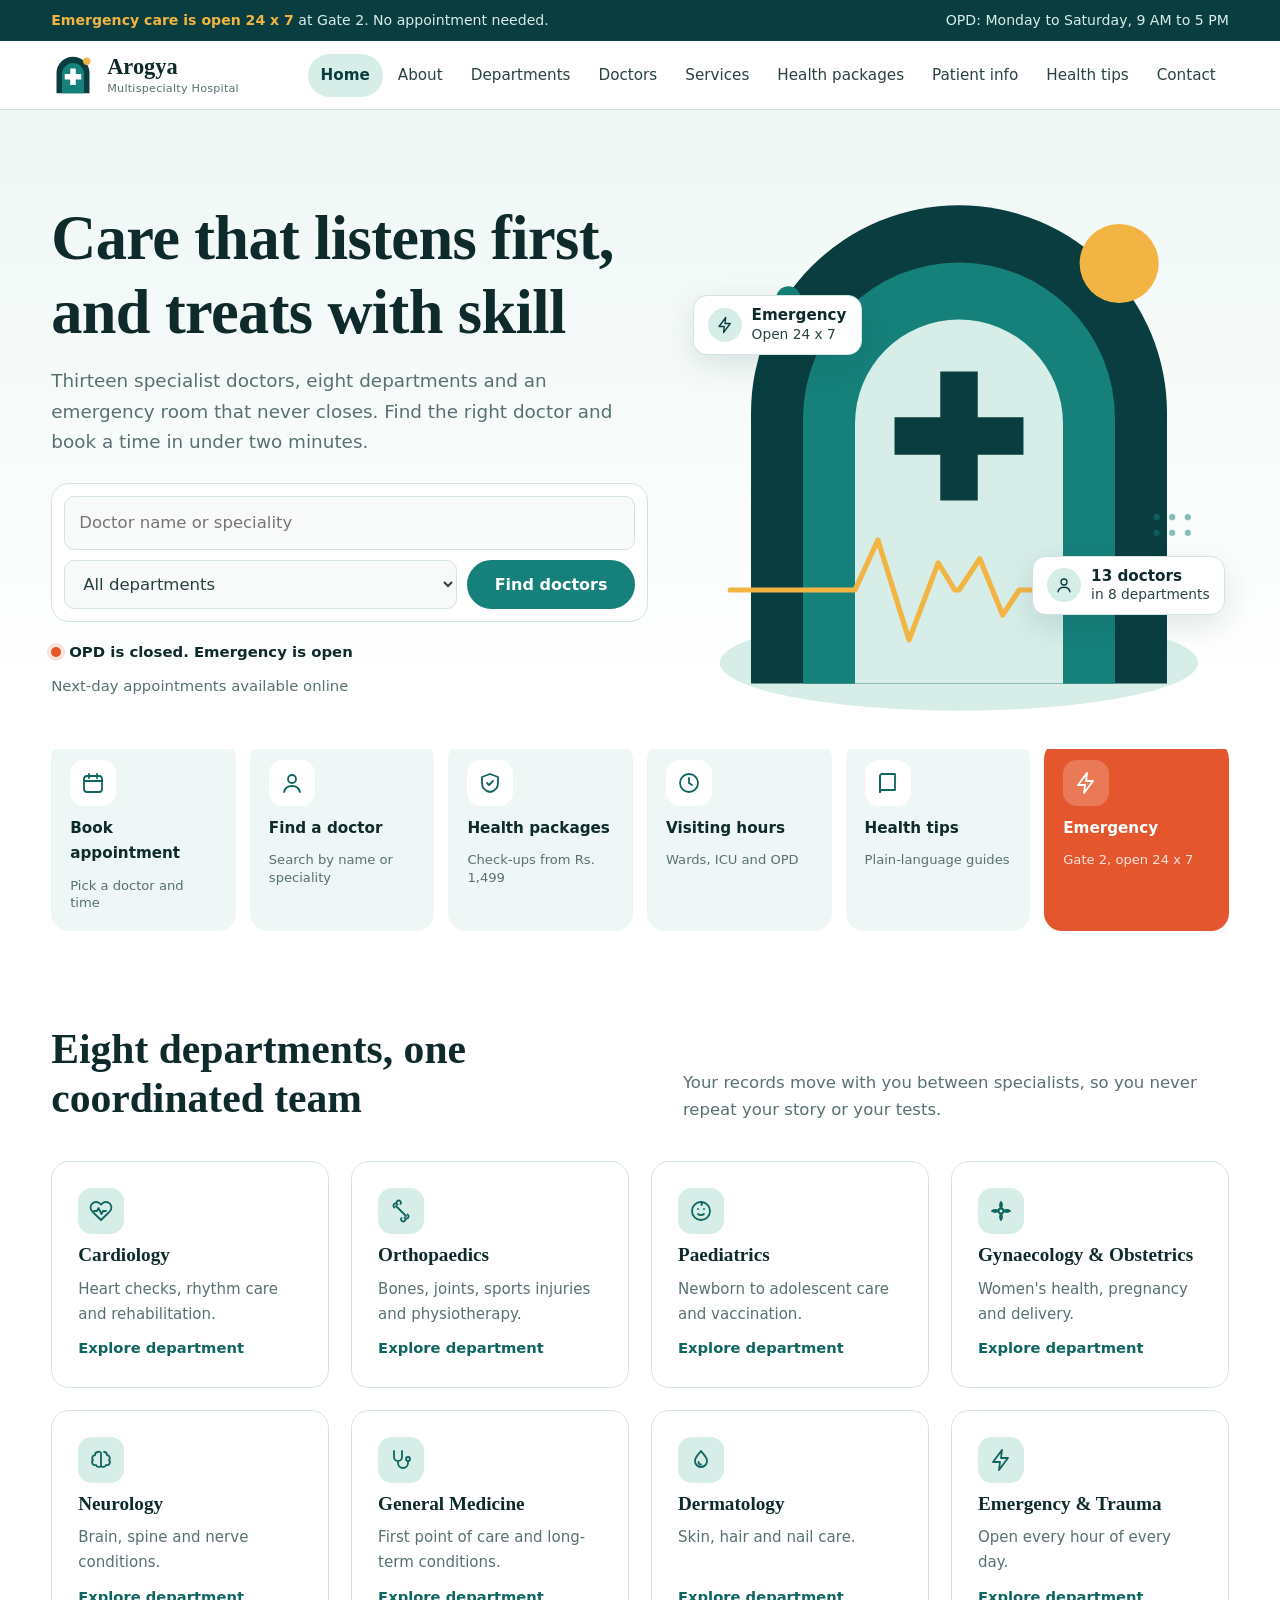
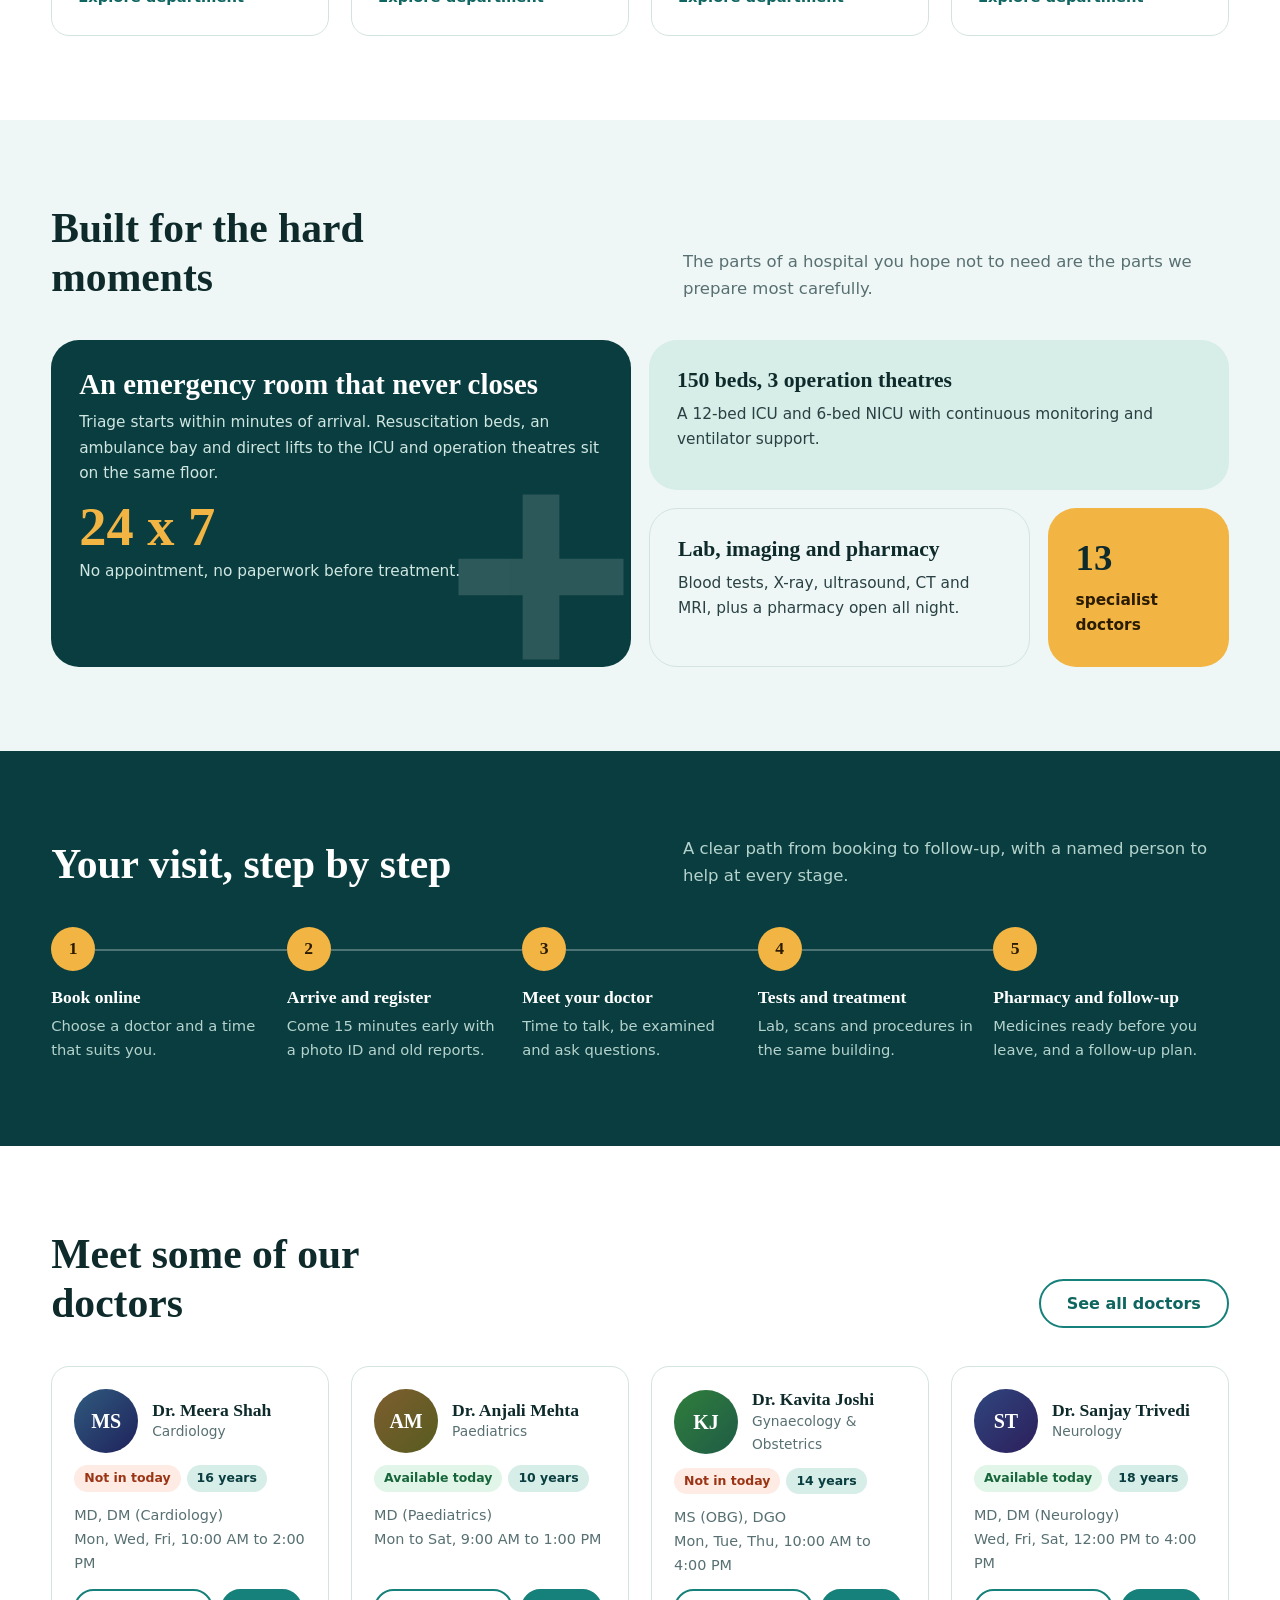
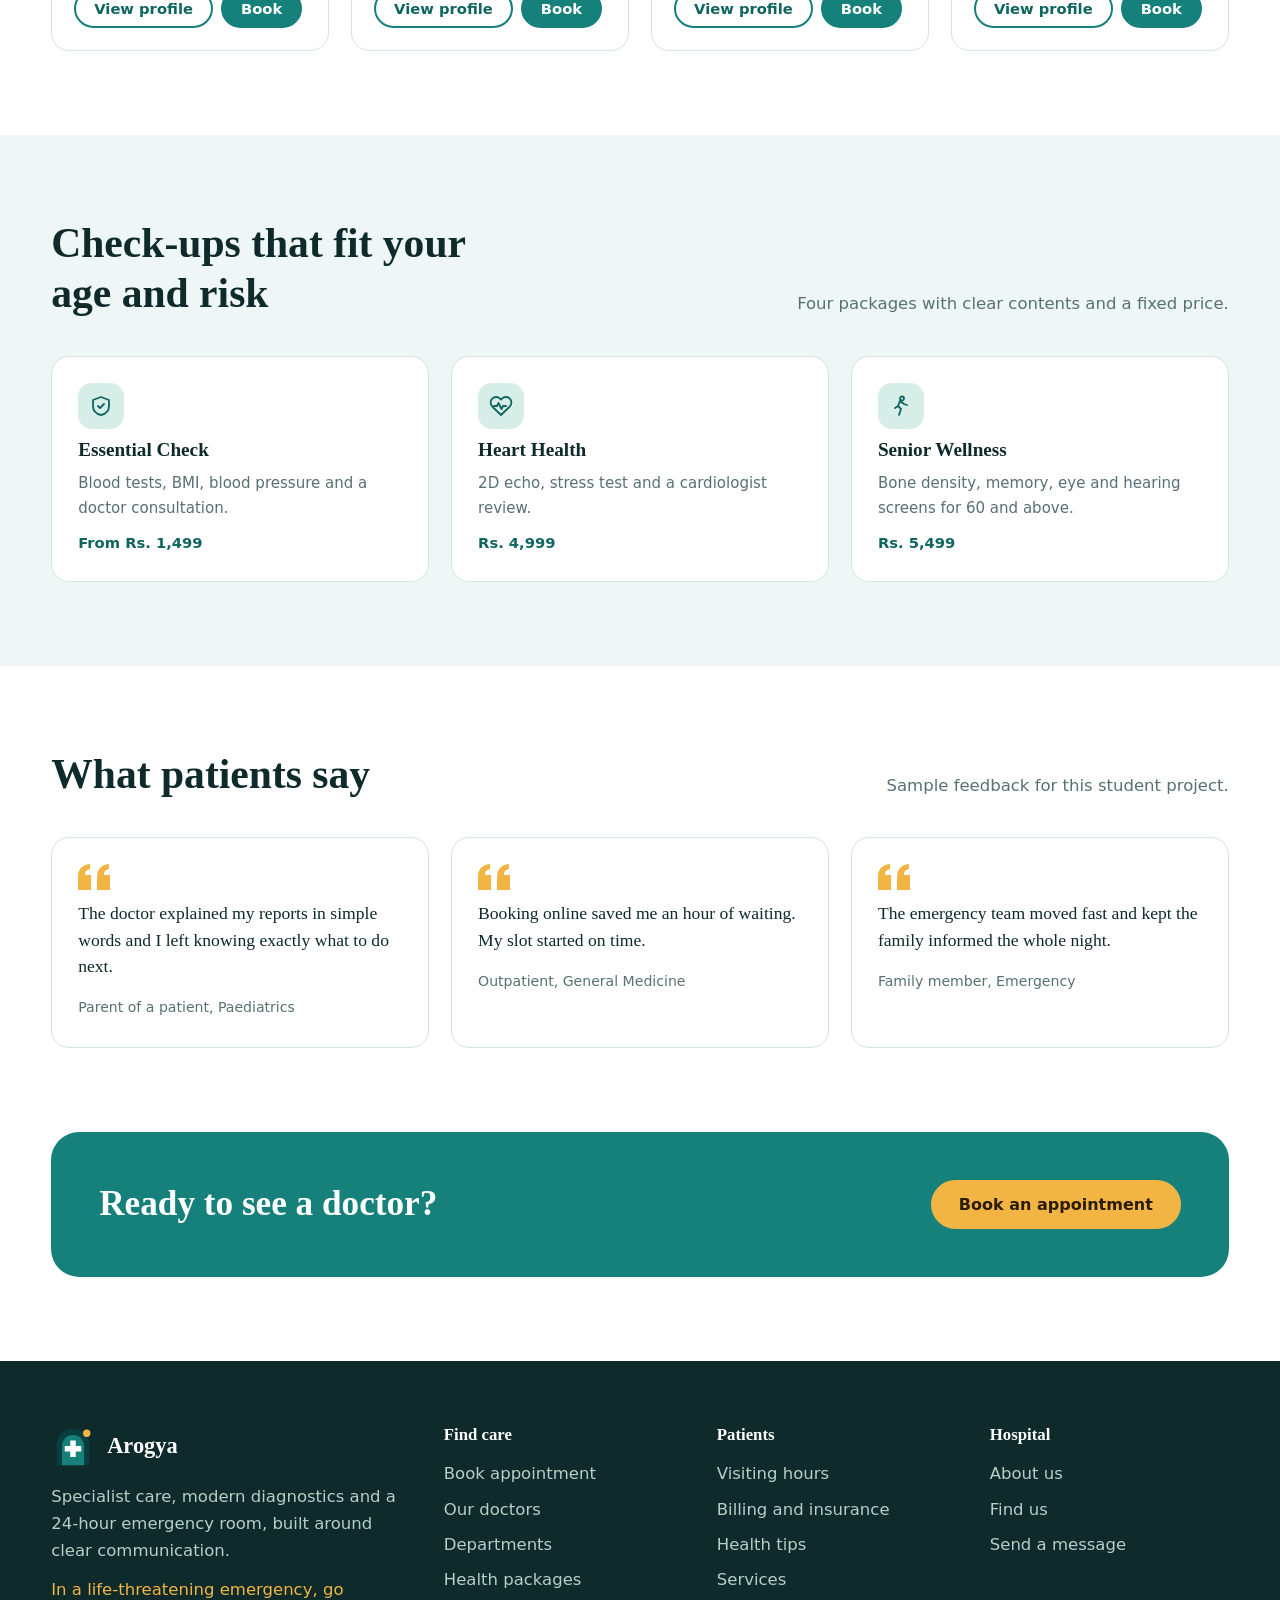
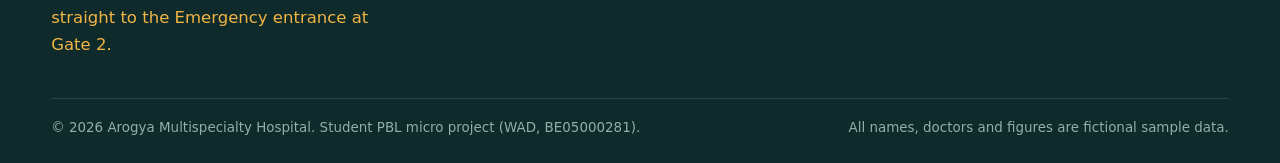
<file: index.html>
<!DOCTYPE html>
<html lang="en">
<head>
<meta charset="UTF-8">
<meta name="viewport" content="width=device-width, initial-scale=1">
<title>Home | Arogya Multispecialty Hospital</title>
<meta name="description" content="Arogya Multispecialty Hospital: find a doctor, explore departments and book appointments online.">
<link rel="stylesheet" href="css/style.css">
</head>
<body>
<a class="skip" href="#main">Skip to content</a>
<div class="notice-bar"><div class="wrap"><span><b>Emergency care is open 24 x 7</b> at Gate 2. No appointment needed.</span><span>OPD: Monday to Saturday, 9 AM to 5 PM</span></div></div>
<header class="site"><div class="wrap bar">
<a class="brand" href="index.html" aria-label="Arogya Multispecialty Hospital, home"><svg class="logo" viewBox="0 0 48 48" aria-hidden="true"><path d="M6 44V22a18 18 0 0 1 36 0v22z" fill="#0a3d3f"/><path d="M12 44V23a12 12 0 0 1 24 0v21z" fill="#16807a"/><path d="M21 17h6v6h6v6h-6v6h-6v-6h-6v-6h6z" fill="#fff"/><circle cx="39" cy="9" r="4" fill="#f2b544"/></svg><span class="brand-t">Arogya<small>Multispecialty Hospital</small></span></a>
<button class="menu-btn" id="menuBtn" aria-expanded="false" aria-controls="mainNav">Menu</button>
<nav class="main" id="mainNav" aria-label="Main"><ul><li><a href="index.html" class="on" aria-current="page">Home</a></li><li><a href="about.html">About</a></li><li><a href="departments.html">Departments</a></li><li><a href="doctors.html">Doctors</a></li><li><a href="services.html">Services</a></li><li><a href="packages.html">Health packages</a></li><li><a href="patients.html">Patient info</a></li><li><a href="tips.html">Health tips</a></li><li><a href="contact.html">Contact</a></li></ul></nav>
</div></header>
<main id="main">
<section class="hero"><div class="wrap">
<div>
<h1>Care that listens first, and treats with skill</h1>
<p class="lead">Thirteen specialist doctors, eight departments and an emergency room that never closes. Find the right doctor and book a time in under two minutes.</p>
<form class="finder" id="finder" role="search" aria-label="Find a doctor">
<label class="vh" for="fQ">Doctor or condition</label><input id="fQ" type="search" placeholder="Doctor name or speciality">
<label class="vh" for="fDept">Department</label><select id="fDept"><option value="">All departments</option></select>
<button class="btn btn-p" type="submit">Find doctors</button></form>
<div class="status-line"><span class="pill-status" data-open-badge></span><span>Next-day appointments available online</span></div>
</div>
<div class="art"><svg class="arch" viewBox="0 0 500 530" role="img" aria-label="Illustration of a hospital arch with a medical cross and a heartbeat line">
<ellipse cx="250" cy="470" rx="230" ry="46" fill="#d6ede8"/>
<path d="M50 490V230a200 200 0 0 1 400 0v260z" fill="#0a3d3f"/>
<path d="M100 490V235a150 150 0 0 1 300 0v255z" fill="#16807a"/>
<path d="M150 490V240a100 100 0 0 1 200 0v250z" fill="#d6ede8"/>
<path d="M232 190h36v44h44v36h-44v44h-36v-44h-44v-36h44z" fill="#0a3d3f"/>
<circle cx="404" cy="86" r="38" fill="#f2b544"/>
<circle cx="86" cy="120" r="12" fill="#16807a"/><circle cx="62" cy="150" r="6" fill="#d6ede8"/>
<g fill="#16807a" opacity=".5"><circle cx="440" cy="330" r="3"/><circle cx="455" cy="330" r="3"/><circle cx="470" cy="330" r="3"/><circle cx="440" cy="345" r="3"/><circle cx="455" cy="345" r="3"/><circle cx="470" cy="345" r="3"/></g>
<path class="ecgp" d="M30 400H150l22-48 30 96 28-74 16 26H250l20-30 22 54 16-24H470" fill="none" stroke="#f2b544" stroke-width="5" stroke-linecap="round" stroke-linejoin="round" pathLength="1" style="stroke-dasharray:1;stroke-dashoffset:1;animation:dr 2.6s .4s ease-out forwards"/>
</svg><style>@keyframes dr{to{stroke-dashoffset:0}}</style>
<div class="chip-float" style="left:-6px;top:22%"><span class="ic"><svg viewBox="0 0 24 24" width="18" height="18" fill="none" stroke="currentColor" stroke-width="1.8" stroke-linecap="round" stroke-linejoin="round" aria-hidden="true"><path d="M13 2L4 14h7l-1 8 9-12h-7z"/></svg></span><span><b>Emergency</b>Open 24 x 7</span></div>
<div class="chip-float" style="right:-6px;bottom:20%"><span class="ic"><svg viewBox="0 0 24 24" width="18" height="18" fill="none" stroke="currentColor" stroke-width="1.8" stroke-linecap="round" stroke-linejoin="round" aria-hidden="true"><circle cx="12" cy="8" r="4"/><path d="M4 21c1-4 4-6 8-6s7 2 8 6"/></svg></span><span><b>13 doctors</b>in 8 departments</span></div>
</div></div></section>
<section class="quick"><div class="wrap"><div class="qa">
<a href="appointment.html"><span class="ico"><svg viewBox="0 0 24 24" width="24" height="24" fill="none" stroke="currentColor" stroke-width="1.8" stroke-linecap="round" stroke-linejoin="round" aria-hidden="true"><rect x="3" y="5" width="18" height="16" rx="3"/><path d="M8 3v4M16 3v4M3 10h18"/></svg></span>Book appointment<small>Pick a doctor and time</small></a>
<a href="doctors.html"><span class="ico"><svg viewBox="0 0 24 24" width="24" height="24" fill="none" stroke="currentColor" stroke-width="1.8" stroke-linecap="round" stroke-linejoin="round" aria-hidden="true"><circle cx="12" cy="8" r="4"/><path d="M4 21c1-4 4-6 8-6s7 2 8 6"/></svg></span>Find a doctor<small>Search by name or speciality</small></a>
<a href="packages.html"><span class="ico"><svg viewBox="0 0 24 24" width="24" height="24" fill="none" stroke="currentColor" stroke-width="1.8" stroke-linecap="round" stroke-linejoin="round" aria-hidden="true"><path d="M12 3l8 3v6c0 5-3.5 8-8 9-4.5-1-8-4-8-9V6z"/><path d="M9 12l2 2 4-4"/></svg></span>Health packages<small>Check-ups from Rs. 1,499</small></a>
<a href="patients.html"><span class="ico"><svg viewBox="0 0 24 24" width="24" height="24" fill="none" stroke="currentColor" stroke-width="1.8" stroke-linecap="round" stroke-linejoin="round" aria-hidden="true"><circle cx="12" cy="12" r="9"/><path d="M12 7v5l3 2"/></svg></span>Visiting hours<small>Wards, ICU and OPD</small></a>
<a href="tips.html"><span class="ico"><svg viewBox="0 0 24 24" width="24" height="24" fill="none" stroke="currentColor" stroke-width="1.8" stroke-linecap="round" stroke-linejoin="round" aria-hidden="true"><path d="M4 5a2 2 0 0 1 2-2h13v16H6a2 2 0 0 0-2 2z"/><path d="M4 21V5"/></svg></span>Health tips<small>Plain-language guides</small></a>
<a class="hot" href="contact.html#emergency"><span class="ico"><svg viewBox="0 0 24 24" width="24" height="24" fill="none" stroke="currentColor" stroke-width="1.8" stroke-linecap="round" stroke-linejoin="round" aria-hidden="true"><path d="M13 2L4 14h7l-1 8 9-12h-7z"/></svg></span>Emergency<small>Gate 2, open 24 x 7</small></a>
</div></div></section>
<section class="s"><div class="wrap">
<div class="sh"><h2>Eight departments, one coordinated team</h2><p>Your records move with you between specialists, so you never repeat your story or your tests.</p></div>
<div class="grid c4" id="homeDepts"></div></div></section>
<section class="s tint"><div class="wrap">
<div class="sh"><h2>Built for the hard moments</h2><p>The parts of a hospital you hope not to need are the parts we prepare most carefully.</p></div>
<div class="bento">
<div class="bx b1"><h3>An emergency room that never closes</h3><p>Triage starts within minutes of arrival. Resuscitation beds, an ambulance bay and direct lifts to the ICU and operation theatres sit on the same floor.</p><div class="big">24 x 7</div><p>No appointment, no paperwork before treatment.</p><svg class="deco" viewBox="0 0 24 24" fill="#fff"><path d="M10 3h4v7h7v4h-7v7h-4v-7H3v-4h7z"/></svg></div>
<div class="bx b2"><h3>150 beds, 3 operation theatres</h3><p>A 12-bed ICU and 6-bed NICU with continuous monitoring and ventilator support.</p></div>
<div class="bx b3"><h3>Lab, imaging and pharmacy</h3><p>Blood tests, X-ray, ultrasound, CT and MRI, plus a pharmacy open all night.</p></div>
<div class="bx b4"><h3>13</h3><p style="font-weight:600;color:#2b1c00">specialist doctors</p></div>
</div></div></section>
<section class="s deep"><div class="wrap">
<div class="sh"><h2>Your visit, step by step</h2><p>A clear path from booking to follow-up, with a named person to help at every stage.</p></div>
<div class="journey">
<div class="step"><h3>Book online</h3><p>Choose a doctor and a time that suits you.</p></div>
<div class="step"><h3>Arrive and register</h3><p>Come 15 minutes early with a photo ID and old reports.</p></div>
<div class="step"><h3>Meet your doctor</h3><p>Time to talk, be examined and ask questions.</p></div>
<div class="step"><h3>Tests and treatment</h3><p>Lab, scans and procedures in the same building.</p></div>
<div class="step"><h3>Pharmacy and follow-up</h3><p>Medicines ready before you leave, and a follow-up plan.</p></div>
</div></div></section>
<section class="s"><div class="wrap">
<div class="sh"><h2>Meet some of our doctors</h2><a class="btn btn-o" href="doctors.html">See all doctors</a></div>
<div class="grid c4" id="homeDocs"></div></div></section>
<section class="s tint"><div class="wrap">
<div class="sh"><h2>Check-ups that fit your age and risk</h2><p>Four packages with clear contents and a fixed price.</p></div>
<div class="grid c3">
<a class="dept" href="packages.html"><div class="ico"><svg viewBox="0 0 24 24" width="24" height="24" fill="none" stroke="currentColor" stroke-width="1.8" stroke-linecap="round" stroke-linejoin="round" aria-hidden="true"><path d="M12 3l8 3v6c0 5-3.5 8-8 9-4.5-1-8-4-8-9V6z"/><path d="M9 12l2 2 4-4"/></svg></div><h3>Essential Check</h3><p>Blood tests, BMI, blood pressure and a doctor consultation.</p><span class="go">From Rs. 1,499</span></a>
<a class="dept" href="packages.html"><div class="ico"><svg viewBox="0 0 24 24" width="24" height="24" fill="none" stroke="currentColor" stroke-width="1.8" stroke-linecap="round" stroke-linejoin="round" aria-hidden="true"><path d="M20.8 4.6a5.5 5.5 0 0 0-7.8 0L12 5.7l-1-1.1a5.5 5.5 0 0 0-7.8 7.8l1 1.1L12 21l7.8-7.5 1-1.1a5.5 5.5 0 0 0 0-7.8z"/><path d="M5 12h3l1.5-3 3 6 1.5-3h3"/></svg></div><h3>Heart Health</h3><p>2D echo, stress test and a cardiologist review.</p><span class="go">Rs. 4,999</span></a>
<a class="dept" href="packages.html"><div class="ico"><svg viewBox="0 0 24 24" width="24" height="24" fill="none" stroke="currentColor" stroke-width="1.8" stroke-linecap="round" stroke-linejoin="round" aria-hidden="true"><circle cx="13" cy="4.5" r="2"/><path d="M10 21l2-6-3-3 2-5 4 3 3 1M9 12l-3 2"/></svg></div><h3>Senior Wellness</h3><p>Bone density, memory, eye and hearing screens for 60 and above.</p><span class="go">Rs. 5,499</span></a>
</div></div></section>
<section class="s"><div class="wrap">
<div class="sh"><h2>What patients say</h2><p>Sample feedback for this student project.</p></div>
<div class="grid c3">
<figure class="quote"><svg class="qm" viewBox="0 0 34 26" fill="currentColor"><path d="M0 26V13C0 5 4 1 12 0v5C8 6 7 8 7 11h6v15zM19 26V13c0-8 4-12 12-13v5c-4 1-5 3-5 6h6v15z"/></svg><p>The doctor explained my reports in simple words and I left knowing exactly what to do next.</p><cite>Parent of a patient, Paediatrics</cite></figure>
<figure class="quote"><svg class="qm" viewBox="0 0 34 26" fill="currentColor"><path d="M0 26V13C0 5 4 1 12 0v5C8 6 7 8 7 11h6v15zM19 26V13c0-8 4-12 12-13v5c-4 1-5 3-5 6h6v15z"/></svg><p>Booking online saved me an hour of waiting. My slot started on time.</p><cite>Outpatient, General Medicine</cite></figure>
<figure class="quote"><svg class="qm" viewBox="0 0 34 26" fill="currentColor"><path d="M0 26V13C0 5 4 1 12 0v5C8 6 7 8 7 11h6v15zM19 26V13c0-8 4-12 12-13v5c-4 1-5 3-5 6h6v15z"/></svg><p>The emergency team moved fast and kept the family informed the whole night.</p><cite>Family member, Emergency</cite></figure>
</div></div></section>
<section class="s" style="padding-top:0"><div class="wrap"><div class="cta"><h2>Ready to see a doctor?</h2><a class="btn btn-sun" href="appointment.html">Book an appointment</a></div></div></section>
</main>
<footer class="site"><div class="wrap">
<div class="cols">
<div><div class="brand" style="margin-bottom:14px"><svg class="logo" viewBox="0 0 48 48" aria-hidden="true"><path d="M6 44V22a18 18 0 0 1 36 0v22z" fill="#0a3d3f"/><path d="M12 44V23a12 12 0 0 1 24 0v21z" fill="#16807a"/><path d="M21 17h6v6h6v6h-6v6h-6v-6h-6v-6h6z" fill="#fff"/><circle cx="39" cy="9" r="4" fill="#f2b544"/></svg><span class="brand-t" style="color:#fff">Arogya</span></div><p>Specialist care, modern diagnostics and a 24-hour emergency room, built around clear communication.</p><p style="margin-top:12px;color:#f2b544">In a life-threatening emergency, go straight to the Emergency entrance at Gate 2.</p></div>
<div><h4>Find care</h4><a href="appointment.html">Book appointment</a><a href="doctors.html">Our doctors</a><a href="departments.html">Departments</a><a href="packages.html">Health packages</a></div>
<div><h4>Patients</h4><a href="patients.html">Visiting hours</a><a href="patients.html#faqs">Billing and insurance</a><a href="tips.html">Health tips</a><a href="services.html">Services</a></div>
<div><h4>Hospital</h4><a href="about.html">About us</a><a href="contact.html">Find us</a><a href="contact.html#message">Send a message</a></div>
</div>
<div class="copy"><span>&copy; <span id="yr"></span> Arogya Multispecialty Hospital. Student PBL micro project (WAD, BE05000281).</span><span>All names, doctors and figures are fictional sample data.</span></div>
</div></footer>
<button id="toTop" aria-label="Back to top">&uarr;</button>
<script src="js/icons.js"></script>
<script src="js/data.js"></script>
<script src="js/main.js"></script>
<script src="js/home.js"></script>
</body>
</html>
</file>
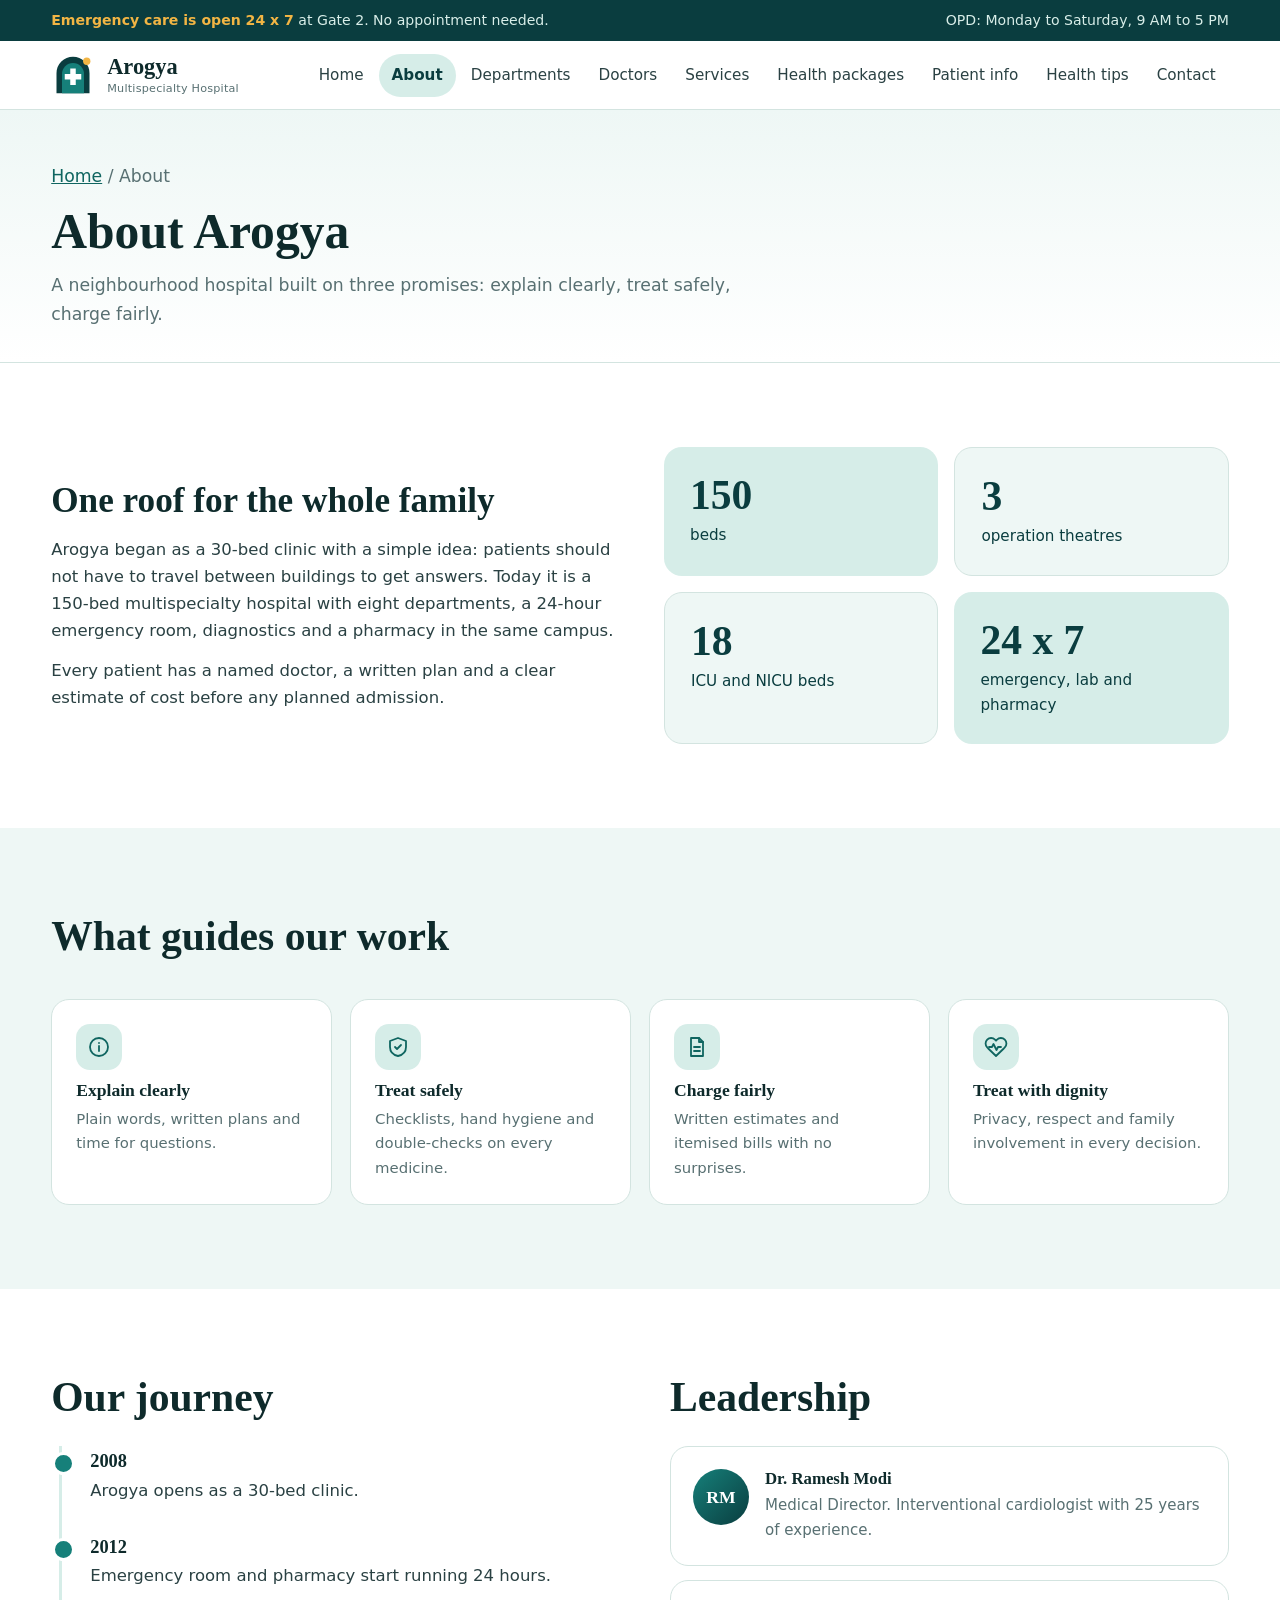
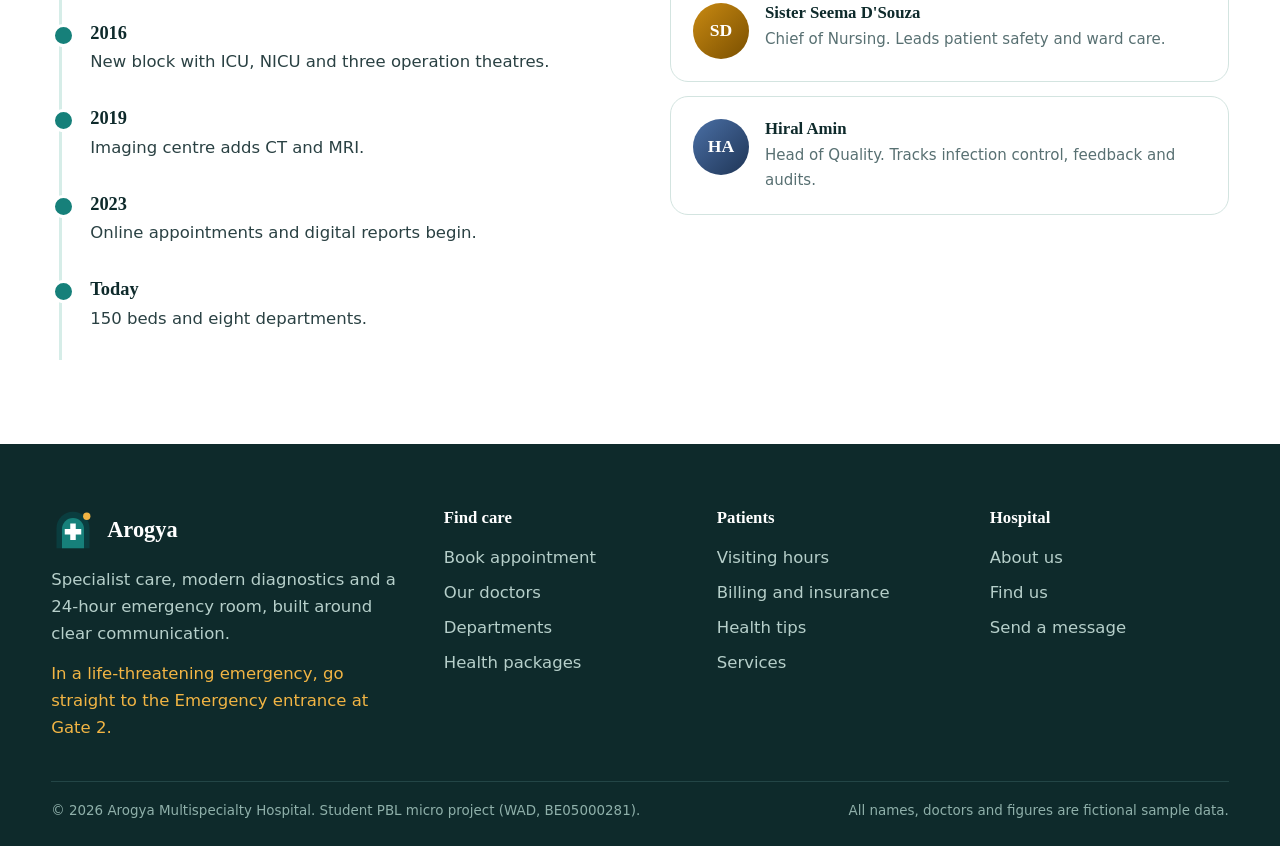
<file: about.html>
<!DOCTYPE html>
<html lang="en">
<head>
<meta charset="UTF-8">
<meta name="viewport" content="width=device-width, initial-scale=1">
<title>About us | Arogya Multispecialty Hospital</title>
<meta name="description" content="About Arogya Multispecialty Hospital.">
<link rel="stylesheet" href="css/style.css">
</head>
<body>
<a class="skip" href="#main">Skip to content</a>
<div class="notice-bar"><div class="wrap"><span><b>Emergency care is open 24 x 7</b> at Gate 2. No appointment needed.</span><span>OPD: Monday to Saturday, 9 AM to 5 PM</span></div></div>
<header class="site"><div class="wrap bar">
<a class="brand" href="index.html" aria-label="Arogya Multispecialty Hospital, home"><svg class="logo" viewBox="0 0 48 48" aria-hidden="true"><path d="M6 44V22a18 18 0 0 1 36 0v22z" fill="#0a3d3f"/><path d="M12 44V23a12 12 0 0 1 24 0v21z" fill="#16807a"/><path d="M21 17h6v6h6v6h-6v6h-6v-6h-6v-6h6z" fill="#fff"/><circle cx="39" cy="9" r="4" fill="#f2b544"/></svg><span class="brand-t">Arogya<small>Multispecialty Hospital</small></span></a>
<button class="menu-btn" id="menuBtn" aria-expanded="false" aria-controls="mainNav">Menu</button>
<nav class="main" id="mainNav" aria-label="Main"><ul><li><a href="index.html">Home</a></li><li><a href="about.html" class="on" aria-current="page">About</a></li><li><a href="departments.html">Departments</a></li><li><a href="doctors.html">Doctors</a></li><li><a href="services.html">Services</a></li><li><a href="packages.html">Health packages</a></li><li><a href="patients.html">Patient info</a></li><li><a href="tips.html">Health tips</a></li><li><a href="contact.html">Contact</a></li></ul></nav>
</div></header>
<main id="main">
<section class="ph"><div class="wrap"><p class="crumbs"><a href="index.html">Home</a> / About</p><h1>About Arogya</h1><p>A neighbourhood hospital built on three promises: explain clearly, treat safely, charge fairly.</p></div></section>
<section class="s"><div class="wrap"><div class="grid c2" style="align-items:center;gap:48px">
<div><h2 style="font-size:2.2rem;margin-bottom:14px">One roof for the whole family</h2><p>Arogya began as a 30-bed clinic with a simple idea: patients should not have to travel between buildings to get answers. Today it is a 150-bed multispecialty hospital with eight departments, a 24-hour emergency room, diagnostics and a pharmacy in the same campus.</p><p style="margin-top:12px">Every patient has a named doctor, a written plan and a clear estimate of cost before any planned admission.</p></div>
<div class="stats"><div class="stat"><b>150</b>beds</div><div class="stat alt"><b>3</b>operation theatres</div><div class="stat alt"><b>18</b>ICU and NICU beds</div><div class="stat"><b>24 x 7</b>emergency, lab and pharmacy</div></div>
</div></div></section>
<section class="s tint"><div class="wrap"><div class="sh"><h2>What guides our work</h2></div>
<div class="vals">
<div class="val"><div class="ico" style="background:var(--glass)"><svg viewBox="0 0 24 24" width="24" height="24" fill="none" stroke="currentColor" stroke-width="1.8" stroke-linecap="round" stroke-linejoin="round" aria-hidden="true"><circle cx="12" cy="12" r="9"/><path d="M12 11v5M12 8h.01"/></svg></div><h3>Explain clearly</h3><p>Plain words, written plans and time for questions.</p></div>
<div class="val"><div class="ico" style="background:var(--glass)"><svg viewBox="0 0 24 24" width="24" height="24" fill="none" stroke="currentColor" stroke-width="1.8" stroke-linecap="round" stroke-linejoin="round" aria-hidden="true"><path d="M12 3l8 3v6c0 5-3.5 8-8 9-4.5-1-8-4-8-9V6z"/><path d="M9 12l2 2 4-4"/></svg></div><h3>Treat safely</h3><p>Checklists, hand hygiene and double-checks on every medicine.</p></div>
<div class="val"><div class="ico" style="background:var(--glass)"><svg viewBox="0 0 24 24" width="24" height="24" fill="none" stroke="currentColor" stroke-width="1.8" stroke-linecap="round" stroke-linejoin="round" aria-hidden="true"><path d="M6 3h8l4 4v14H6z"/><path d="M14 3v4h4M9 12h6M9 16h6"/></svg></div><h3>Charge fairly</h3><p>Written estimates and itemised bills with no surprises.</p></div>
<div class="val"><div class="ico" style="background:var(--glass)"><svg viewBox="0 0 24 24" width="24" height="24" fill="none" stroke="currentColor" stroke-width="1.8" stroke-linecap="round" stroke-linejoin="round" aria-hidden="true"><path d="M20.8 4.6a5.5 5.5 0 0 0-7.8 0L12 5.7l-1-1.1a5.5 5.5 0 0 0-7.8 7.8l1 1.1L12 21l7.8-7.5 1-1.1a5.5 5.5 0 0 0 0-7.8z"/><path d="M5 12h3l1.5-3 3 6 1.5-3h3"/></svg></div><h3>Treat with dignity</h3><p>Privacy, respect and family involvement in every decision.</p></div>
</div></div></section>
<section class="s"><div class="wrap"><div class="split" style="grid-template-columns:1fr 1fr;gap:60px">
<div><div class="sh" style="margin-bottom:24px"><h2>Our journey</h2></div>
<ol class="tl">
<li><b>2008</b><br>Arogya opens as a 30-bed clinic.</li>
<li><b>2012</b><br>Emergency room and pharmacy start running 24 hours.</li>
<li><b>2016</b><br>New block with ICU, NICU and three operation theatres.</li>
<li><b>2019</b><br>Imaging centre adds CT and MRI.</li>
<li><b>2023</b><br>Online appointments and digital reports begin.</li>
<li><b>Today</b><br>150 beds and eight departments.</li></ol></div>
<div><div class="sh" style="margin-bottom:24px"><h2>Leadership</h2></div>
<div class="grid" style="gap:14px">
<div class="info-c"><span class="av" style="width:56px;height:56px;background:linear-gradient(135deg,#16807a,#0a3d3f);color:#fff;border-radius:50%;display:grid;place-items:center;font:700 1.1rem var(--display)">RM</span><div><h3>Dr. Ramesh Modi</h3><p>Medical Director. Interventional cardiologist with 25 years of experience.</p></div></div>
<div class="info-c"><span class="av" style="width:56px;height:56px;background:linear-gradient(135deg,#c98a12,#7a4f00);color:#fff;border-radius:50%;display:grid;place-items:center;font:700 1.1rem var(--display)">SD</span><div><h3>Sister Seema D'Souza</h3><p>Chief of Nursing. Leads patient safety and ward care.</p></div></div>
<div class="info-c"><span class="av" style="width:56px;height:56px;background:linear-gradient(135deg,#4a6fa5,#1f3556);color:#fff;border-radius:50%;display:grid;place-items:center;font:700 1.1rem var(--display)">HA</span><div><h3>Hiral Amin</h3><p>Head of Quality. Tracks infection control, feedback and audits.</p></div></div>
</div></div></div></div></section>
</main>
<footer class="site"><div class="wrap">
<div class="cols">
<div><div class="brand" style="margin-bottom:14px"><svg class="logo" viewBox="0 0 48 48" aria-hidden="true"><path d="M6 44V22a18 18 0 0 1 36 0v22z" fill="#0a3d3f"/><path d="M12 44V23a12 12 0 0 1 24 0v21z" fill="#16807a"/><path d="M21 17h6v6h6v6h-6v6h-6v-6h-6v-6h6z" fill="#fff"/><circle cx="39" cy="9" r="4" fill="#f2b544"/></svg><span class="brand-t" style="color:#fff">Arogya</span></div><p>Specialist care, modern diagnostics and a 24-hour emergency room, built around clear communication.</p><p style="margin-top:12px;color:#f2b544">In a life-threatening emergency, go straight to the Emergency entrance at Gate 2.</p></div>
<div><h4>Find care</h4><a href="appointment.html">Book appointment</a><a href="doctors.html">Our doctors</a><a href="departments.html">Departments</a><a href="packages.html">Health packages</a></div>
<div><h4>Patients</h4><a href="patients.html">Visiting hours</a><a href="patients.html#faqs">Billing and insurance</a><a href="tips.html">Health tips</a><a href="services.html">Services</a></div>
<div><h4>Hospital</h4><a href="about.html">About us</a><a href="contact.html">Find us</a><a href="contact.html#message">Send a message</a></div>
</div>
<div class="copy"><span>&copy; <span id="yr"></span> Arogya Multispecialty Hospital. Student PBL micro project (WAD, BE05000281).</span><span>All names, doctors and figures are fictional sample data.</span></div>
</div></footer>
<button id="toTop" aria-label="Back to top">&uarr;</button>
<script src="js/icons.js"></script>
<script src="js/data.js"></script>
<script src="js/main.js"></script>

</body>
</html>
</file>
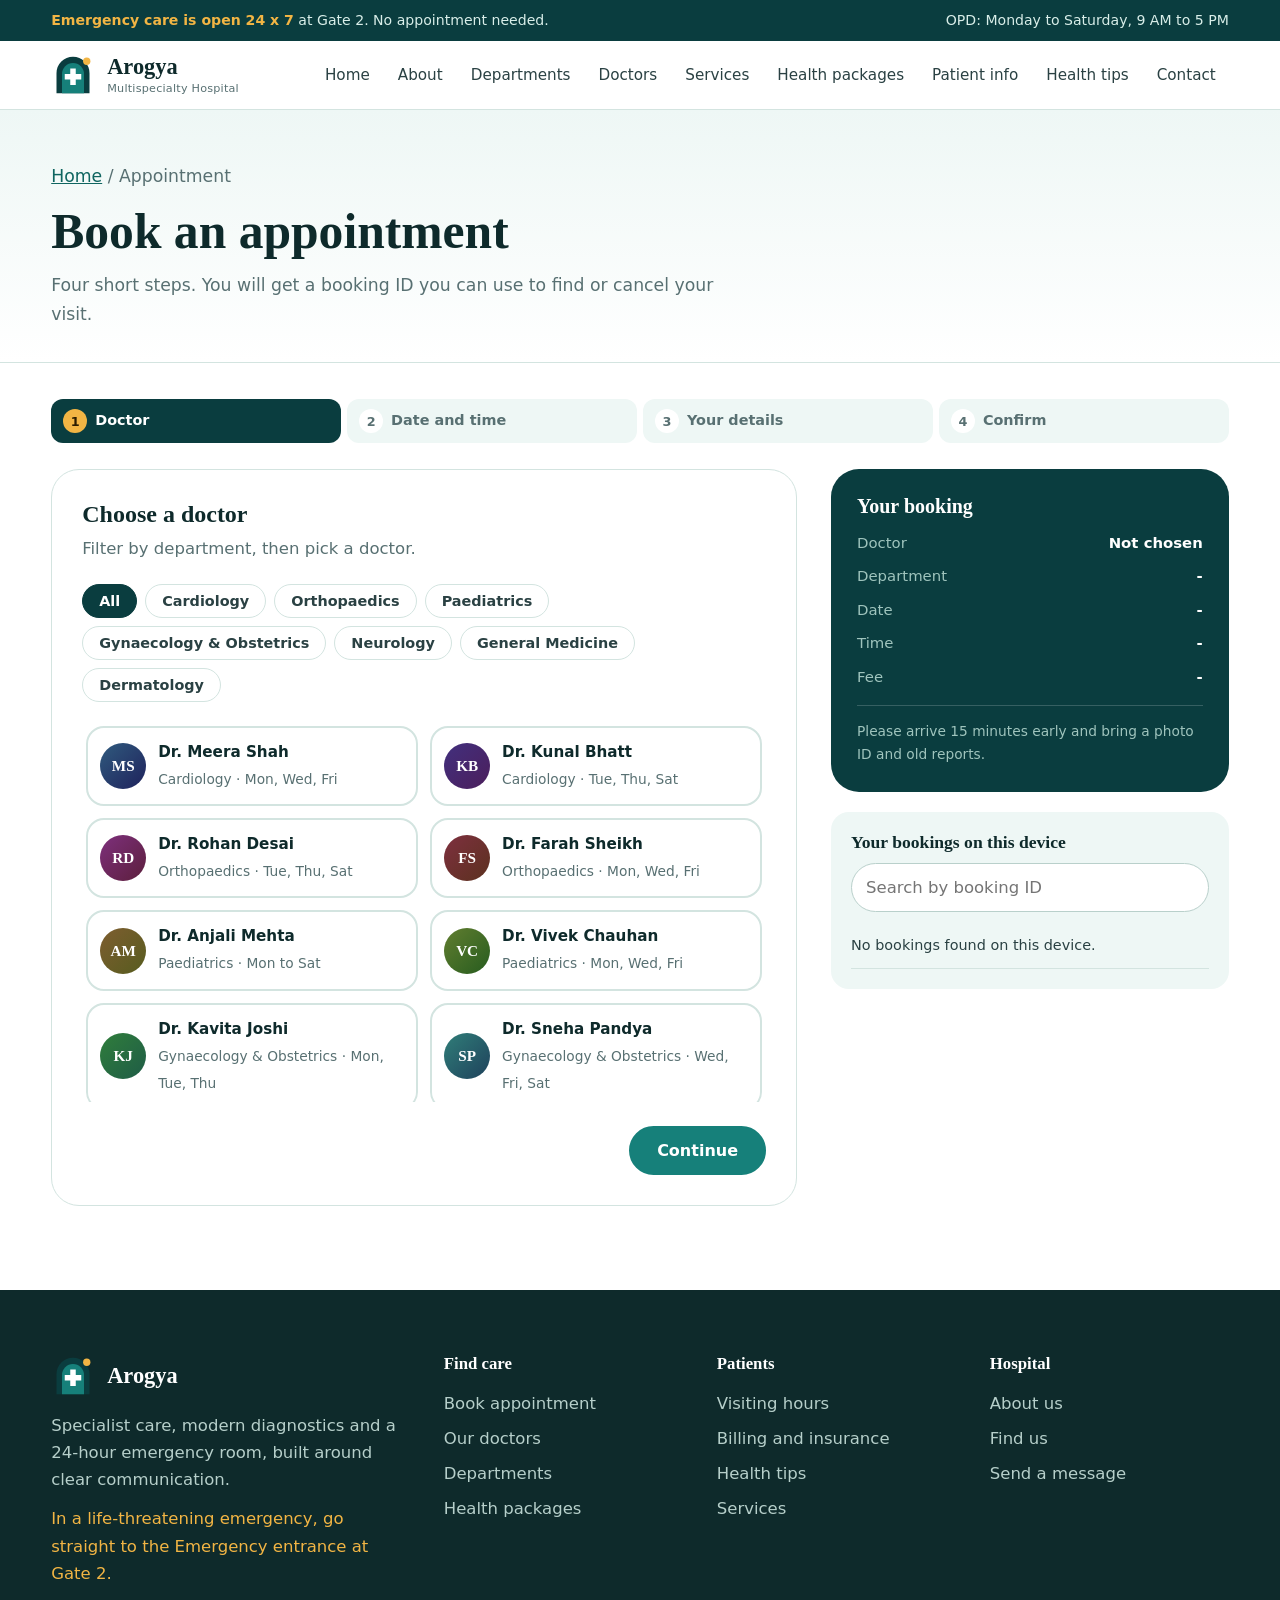
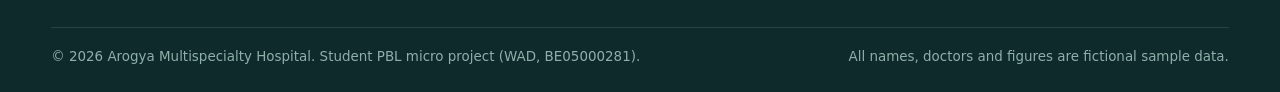
<file: appointment.html>
<!DOCTYPE html>
<html lang="en">
<head>
<meta charset="UTF-8">
<meta name="viewport" content="width=device-width, initial-scale=1">
<title>Book appointment | Arogya Multispecialty Hospital</title>
<meta name="description" content="Book an OPD appointment at Arogya.">
<link rel="stylesheet" href="css/style.css">
</head>
<body>
<a class="skip" href="#main">Skip to content</a>
<div class="notice-bar"><div class="wrap"><span><b>Emergency care is open 24 x 7</b> at Gate 2. No appointment needed.</span><span>OPD: Monday to Saturday, 9 AM to 5 PM</span></div></div>
<header class="site"><div class="wrap bar">
<a class="brand" href="index.html" aria-label="Arogya Multispecialty Hospital, home"><svg class="logo" viewBox="0 0 48 48" aria-hidden="true"><path d="M6 44V22a18 18 0 0 1 36 0v22z" fill="#0a3d3f"/><path d="M12 44V23a12 12 0 0 1 24 0v21z" fill="#16807a"/><path d="M21 17h6v6h6v6h-6v6h-6v-6h-6v-6h6z" fill="#fff"/><circle cx="39" cy="9" r="4" fill="#f2b544"/></svg><span class="brand-t">Arogya<small>Multispecialty Hospital</small></span></a>
<button class="menu-btn" id="menuBtn" aria-expanded="false" aria-controls="mainNav">Menu</button>
<nav class="main" id="mainNav" aria-label="Main"><ul><li><a href="index.html">Home</a></li><li><a href="about.html">About</a></li><li><a href="departments.html">Departments</a></li><li><a href="doctors.html">Doctors</a></li><li><a href="services.html">Services</a></li><li><a href="packages.html">Health packages</a></li><li><a href="patients.html">Patient info</a></li><li><a href="tips.html">Health tips</a></li><li><a href="contact.html">Contact</a></li></ul></nav>
</div></header>
<main id="main">
<section class="ph"><div class="wrap"><p class="crumbs"><a href="index.html">Home</a> / Appointment</p><h1>Book an appointment</h1><p>Four short steps. You will get a booking ID you can use to find or cancel your visit.</p></div></section>
<section class="s" style="padding-top:36px"><div class="wrap" id="wizTop">
<ol class="stepper" id="stepper"><li class="on"><span>Doctor</span></li><li><span>Date and time</span></li><li><span>Your details</span></li><li><span>Confirm</span></li></ol>
<div class="wiz" id="wizard"><div>
<div id="done" class="ok" hidden role="status"></div>
<p class="notice" id="pkgNote" hidden style="background:var(--glass);padding:14px 18px;border-radius:14px;margin-bottom:16px"></p>
<div class="panel" data-step="1"><h2>Choose a doctor</h2><p class="sub">Filter by department, then pick a doctor.</p>
<div class="chips" id="deptChips" role="group" aria-label="Department"></div><div class="dpick" id="docPick"></div><div class="err" id="e1" style="color:#b3261e;margin-top:10px"></div>
<div class="nav-b"><span></span><button class="btn btn-p" type="button" data-next>Continue</button></div></div>
<div class="panel" data-step="2" hidden><h2>Pick a date and time</h2><p class="sub">The next 14 days are shown. Greyed dates are days the doctor is not in OPD.</p>
<div class="dates" id="dates" role="group" aria-label="Date"></div><p class="sub" id="slotHelp" style="margin:6px 0 10px"></p><div class="slots" id="slots" role="group" aria-label="Time"></div><div id="e2" style="color:#b3261e;margin-top:10px"></div>
<div class="nav-b"><button class="btn btn-o" type="button" data-back>Back</button><button class="btn btn-p" type="button" data-next>Continue</button></div></div>
<div class="panel" data-step="3" hidden><h2>Patient details</h2><p class="sub">These details stay in your browser in this demo.</p>
<div class="field"><label for="pn">Patient's full name</label><input id="pn" autocomplete="name"><div class="err" id="pnE"></div></div>
<div class="r2"><div class="field"><label for="pa">Age</label><input id="pa" type="number" min="0" max="120"><div class="err" id="paE"></div></div>
<div class="field"><label for="ps">Sex</label><select id="ps"><option value="">Select</option><option>Female</option><option>Male</option><option>Other</option></select><div class="err" id="psE"></div></div></div>
<div class="field"><label for="pm">Mobile number</label><input id="pm" type="tel" inputmode="numeric" maxlength="10" autocomplete="tel"><div class="err" id="pmE"></div></div>
<div class="field"><label for="pr">Reason for visit (optional)</label><textarea id="pr" rows="3" maxlength="300"></textarea></div>
<div class="nav-b"><button class="btn btn-o" type="button" data-back>Back</button><button class="btn btn-p" type="button" data-next>Review</button></div></div>
<div class="panel" data-step="4" hidden><h2>Review and confirm</h2><p class="sub">Check everything before you confirm.</p><div id="review"></div>
<div class="nav-b"><button class="btn btn-o" type="button" data-back>Back</button><button class="btn btn-sun" type="button" id="confirm">Confirm appointment</button></div></div>
</div>
<aside class="stickyside"><div class="sum"><h3>Your booking</h3><dl id="sumList"></dl><p class="hint">Please arrive 15 minutes early and bring a photo ID and old reports.</p></div>
<div class="lookup" style="margin-top:20px"><h3>Your bookings on this device</h3><label class="vh" for="lk">Search by booking ID</label><input id="lk" placeholder="Search by booking ID" style="width:100%;font:inherit;padding:10px 14px;border:1px solid #b9d0cb;border-radius:999px"><ul class="mybk" id="mine"></ul></div></aside>
</div></div></section></main>
<footer class="site"><div class="wrap">
<div class="cols">
<div><div class="brand" style="margin-bottom:14px"><svg class="logo" viewBox="0 0 48 48" aria-hidden="true"><path d="M6 44V22a18 18 0 0 1 36 0v22z" fill="#0a3d3f"/><path d="M12 44V23a12 12 0 0 1 24 0v21z" fill="#16807a"/><path d="M21 17h6v6h6v6h-6v6h-6v-6h-6v-6h6z" fill="#fff"/><circle cx="39" cy="9" r="4" fill="#f2b544"/></svg><span class="brand-t" style="color:#fff">Arogya</span></div><p>Specialist care, modern diagnostics and a 24-hour emergency room, built around clear communication.</p><p style="margin-top:12px;color:#f2b544">In a life-threatening emergency, go straight to the Emergency entrance at Gate 2.</p></div>
<div><h4>Find care</h4><a href="appointment.html">Book appointment</a><a href="doctors.html">Our doctors</a><a href="departments.html">Departments</a><a href="packages.html">Health packages</a></div>
<div><h4>Patients</h4><a href="patients.html">Visiting hours</a><a href="patients.html#faqs">Billing and insurance</a><a href="tips.html">Health tips</a><a href="services.html">Services</a></div>
<div><h4>Hospital</h4><a href="about.html">About us</a><a href="contact.html">Find us</a><a href="contact.html#message">Send a message</a></div>
</div>
<div class="copy"><span>&copy; <span id="yr"></span> Arogya Multispecialty Hospital. Student PBL micro project (WAD, BE05000281).</span><span>All names, doctors and figures are fictional sample data.</span></div>
</div></footer>
<button id="toTop" aria-label="Back to top">&uarr;</button>
<script src="js/icons.js"></script>
<script src="js/data.js"></script>
<script src="js/main.js"></script>
<script src="js/appointment.js"></script>
</body>
</html>
</file>
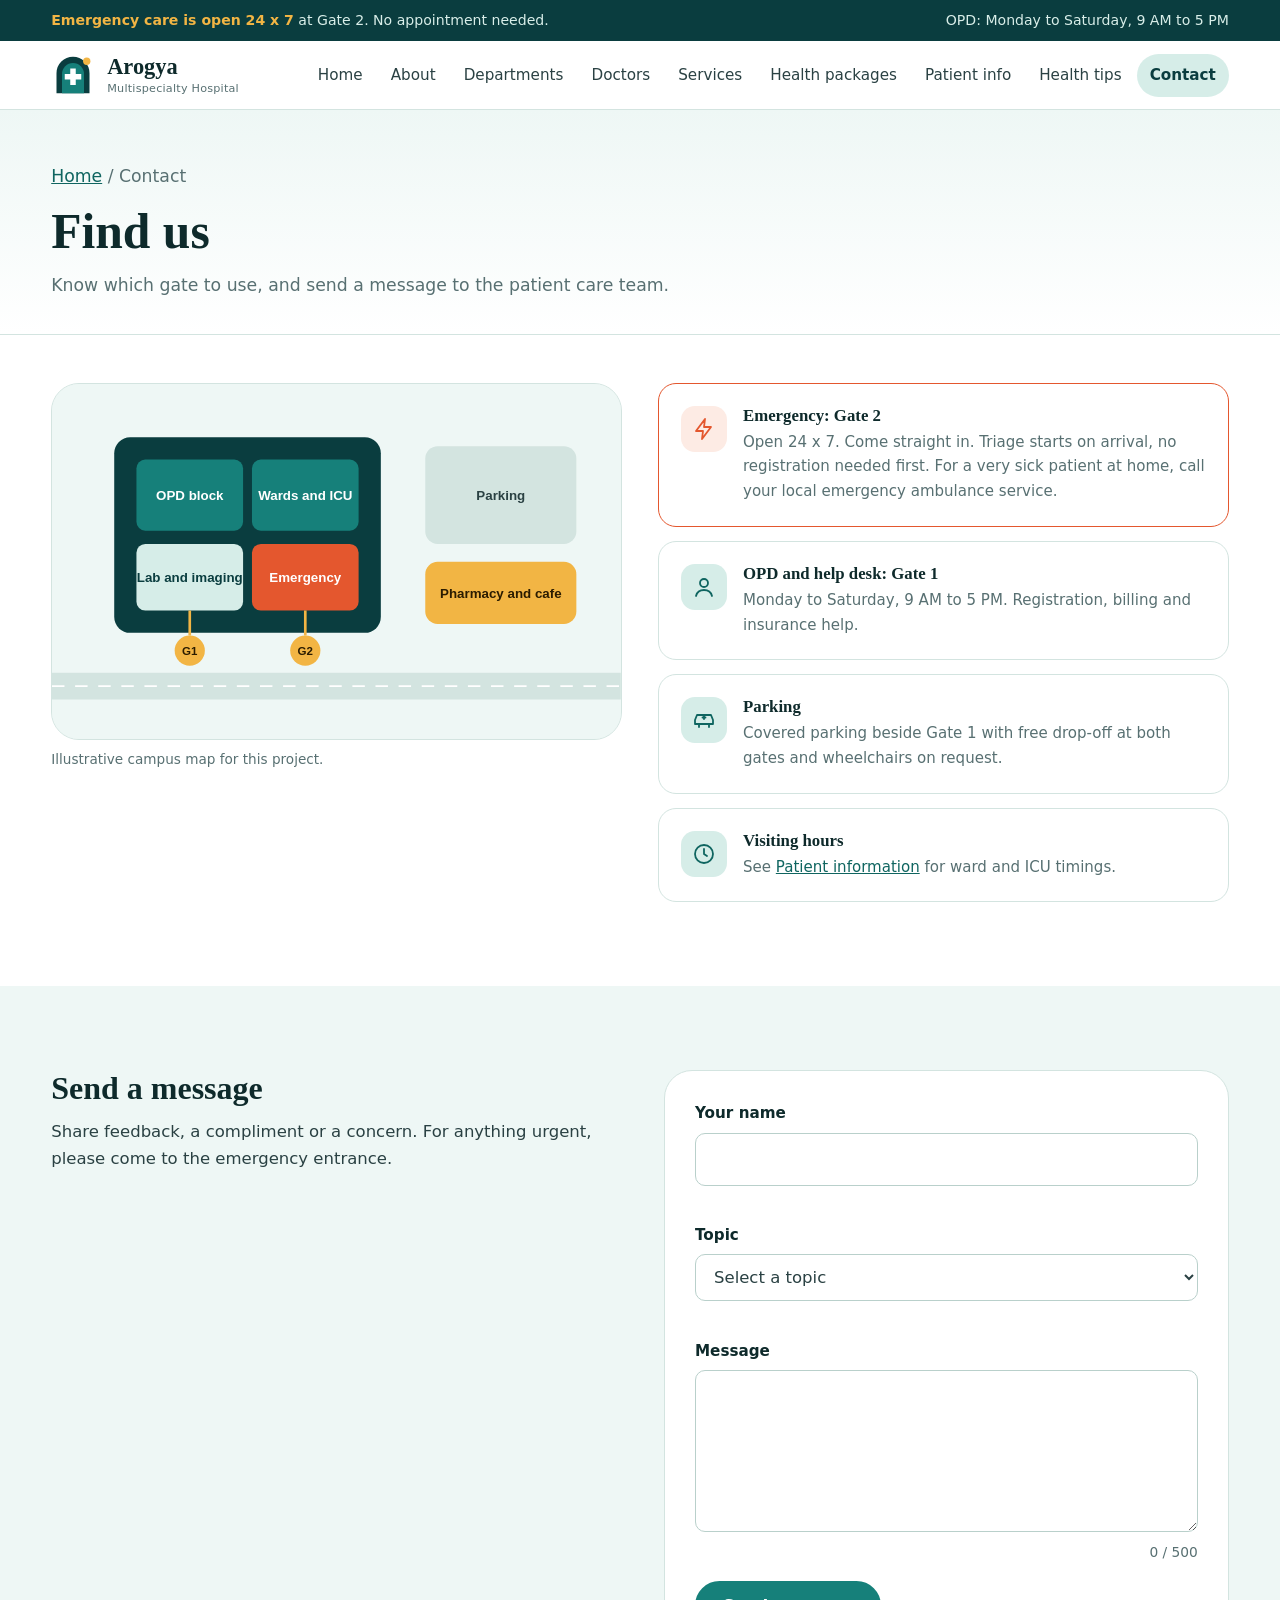
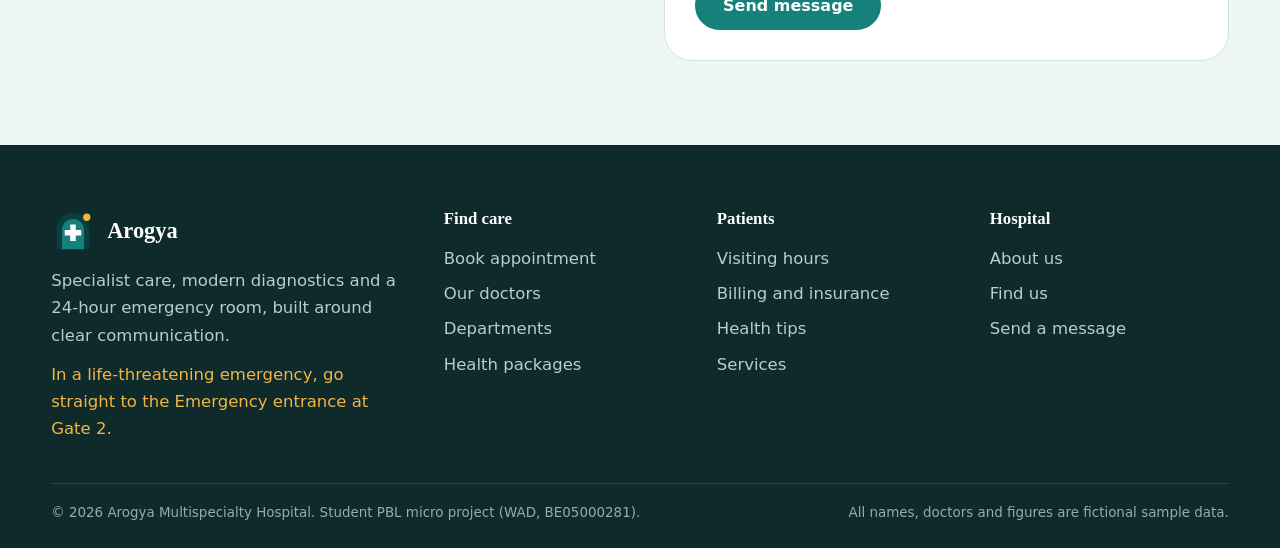
<file: contact.html>
<!DOCTYPE html>
<html lang="en">
<head>
<meta charset="UTF-8">
<meta name="viewport" content="width=device-width, initial-scale=1">
<title>Find us | Arogya Multispecialty Hospital</title>
<meta name="description" content="Find the right entrance and send us a message.">
<link rel="stylesheet" href="css/style.css">
</head>
<body>
<a class="skip" href="#main">Skip to content</a>
<div class="notice-bar"><div class="wrap"><span><b>Emergency care is open 24 x 7</b> at Gate 2. No appointment needed.</span><span>OPD: Monday to Saturday, 9 AM to 5 PM</span></div></div>
<header class="site"><div class="wrap bar">
<a class="brand" href="index.html" aria-label="Arogya Multispecialty Hospital, home"><svg class="logo" viewBox="0 0 48 48" aria-hidden="true"><path d="M6 44V22a18 18 0 0 1 36 0v22z" fill="#0a3d3f"/><path d="M12 44V23a12 12 0 0 1 24 0v21z" fill="#16807a"/><path d="M21 17h6v6h6v6h-6v6h-6v-6h-6v-6h6z" fill="#fff"/><circle cx="39" cy="9" r="4" fill="#f2b544"/></svg><span class="brand-t">Arogya<small>Multispecialty Hospital</small></span></a>
<button class="menu-btn" id="menuBtn" aria-expanded="false" aria-controls="mainNav">Menu</button>
<nav class="main" id="mainNav" aria-label="Main"><ul><li><a href="index.html">Home</a></li><li><a href="about.html">About</a></li><li><a href="departments.html">Departments</a></li><li><a href="doctors.html">Doctors</a></li><li><a href="services.html">Services</a></li><li><a href="packages.html">Health packages</a></li><li><a href="patients.html">Patient info</a></li><li><a href="tips.html">Health tips</a></li><li><a href="contact.html" class="on" aria-current="page">Contact</a></li></ul></nav>
</div></header>
<main id="main">
<section class="ph"><div class="wrap"><p class="crumbs"><a href="index.html">Home</a> / Contact</p><h1>Find us</h1><p>Know which gate to use, and send a message to the patient care team.</p></div></section>
<section class="s" style="padding-top:48px"><div class="wrap"><div class="grid c2" style="gap:36px;align-items:start">
<div><div class="mapfake"><svg viewBox="0 0 640 400" role="img" aria-label="Simple campus map showing Gate 1 for OPD, Gate 2 for Emergency, parking, pharmacy and laboratory" style="width:100%;height:auto;display:block">
<rect width="640" height="400" fill="#eef7f5"/>
<path d="M0 340H640" stroke="#d3e4e0" stroke-width="30"/><path d="M0 340H640" stroke="#fff" stroke-width="2" stroke-dasharray="14 12"/>
<rect x="70" y="60" width="300" height="220" rx="18" fill="#0a3d3f"/>
<rect x="95" y="85" width="120" height="80" rx="10" fill="#16807a"/><text x="155" y="130" text-anchor="middle" fill="#fff" font-family="Segoe UI,Arial" font-size="15" font-weight="600">OPD block</text>
<rect x="225" y="85" width="120" height="80" rx="10" fill="#16807a"/><text x="285" y="130" text-anchor="middle" fill="#fff" font-family="Segoe UI,Arial" font-size="15" font-weight="600">Wards and ICU</text>
<rect x="95" y="180" width="120" height="75" rx="10" fill="#d6ede8"/><text x="155" y="223" text-anchor="middle" fill="#0a3d3f" font-family="Segoe UI,Arial" font-size="15" font-weight="600">Lab and imaging</text>
<rect x="225" y="180" width="120" height="75" rx="10" fill="#e4572e"/><text x="285" y="223" text-anchor="middle" fill="#fff" font-family="Segoe UI,Arial" font-size="15" font-weight="600">Emergency</text>
<rect x="420" y="70" width="170" height="110" rx="14" fill="#d3e4e0"/><text x="505" y="130" text-anchor="middle" fill="#2a4143" font-family="Segoe UI,Arial" font-size="15" font-weight="600">Parking</text>
<rect x="420" y="200" width="170" height="70" rx="14" fill="#f2b544"/><text x="505" y="241" text-anchor="middle" fill="#2b1c00" font-family="Segoe UI,Arial" font-size="15" font-weight="600">Pharmacy and cafe</text>
<g font-family="Segoe UI,Arial" font-size="13" font-weight="700" text-anchor="middle"><circle cx="155" cy="300" r="17" fill="#f2b544"/><text x="155" y="305" fill="#2b1c00">G1</text><circle cx="285" cy="300" r="17" fill="#f2b544"/><text x="285" y="305" fill="#2b1c00">G2</text></g>
<path d="M155 283V255M285 283V255" stroke="#f2b544" stroke-width="3"/>
</svg></div><p style="font-size:.85rem;color:var(--muted);margin-top:8px">Illustrative campus map for this project.</p></div>
<div class="grid" style="gap:14px">
<div class="info-c" id="emergency" style="border-color:var(--coral)"><span class="ico" style="background:#fdebe4;color:var(--coral)"><svg viewBox="0 0 24 24" width="24" height="24" fill="none" stroke="currentColor" stroke-width="1.8" stroke-linecap="round" stroke-linejoin="round" aria-hidden="true"><path d="M13 2L4 14h7l-1 8 9-12h-7z"/></svg></span><div><h3>Emergency: Gate 2</h3><p>Open 24 x 7. Come straight in. Triage starts on arrival, no registration needed first. For a very sick patient at home, call your local emergency ambulance service.</p></div></div>
<div class="info-c"><span class="ico" style="background:var(--glass)"><svg viewBox="0 0 24 24" width="24" height="24" fill="none" stroke="currentColor" stroke-width="1.8" stroke-linecap="round" stroke-linejoin="round" aria-hidden="true"><circle cx="12" cy="8" r="4"/><path d="M4 21c1-4 4-6 8-6s7 2 8 6"/></svg></span><div><h3>OPD and help desk: Gate 1</h3><p>Monday to Saturday, 9 AM to 5 PM. Registration, billing and insurance help.</p></div></div>
<div class="info-c"><span class="ico" style="background:var(--glass)"><svg viewBox="0 0 24 24" width="24" height="24" fill="none" stroke="currentColor" stroke-width="1.8" stroke-linecap="round" stroke-linejoin="round" aria-hidden="true"><path d="M3 16v-4l2-5h14l2 5v4M3 16h18M7 16v3M17 16v3"/><path d="M12 8v3M10.5 9.5h3"/></svg></span><div><h3>Parking</h3><p>Covered parking beside Gate 1 with free drop-off at both gates and wheelchairs on request.</p></div></div>
<div class="info-c"><span class="ico" style="background:var(--glass)"><svg viewBox="0 0 24 24" width="24" height="24" fill="none" stroke="currentColor" stroke-width="1.8" stroke-linecap="round" stroke-linejoin="round" aria-hidden="true"><circle cx="12" cy="12" r="9"/><path d="M12 7v5l3 2"/></svg></span><div><h3>Visiting hours</h3><p>See <a href="patients.html">Patient information</a> for ward and ICU timings.</p></div></div>
</div></div></div></section>
<section class="s tint" id="message"><div class="wrap"><div class="grid c2" style="gap:48px;align-items:start">
<div><h2 style="font-size:2rem;margin-bottom:10px">Send a message</h2><p>Share feedback, a compliment or a concern. For anything urgent, please come to the emergency entrance.</p></div>
<div><div class="ok" id="cok" hidden role="status" style="margin-bottom:16px"></div>
<form class="panel" id="cf" novalidate>
<div class="field"><label for="cn">Your name</label><input id="cn" autocomplete="name"><div class="err" id="cnE"></div></div>
<div class="field"><label for="ct">Topic</label><select id="ct"><option value="">Select a topic</option><option>Feedback or compliment</option><option>Billing question</option><option>Reports and records</option><option>Complaint</option><option>Something else</option></select><div class="err" id="ctE"></div></div>
<div class="field"><label for="cmsg">Message</label><textarea id="cmsg" rows="5" maxlength="500"></textarea><div style="display:flex;justify-content:space-between"><div class="err" id="cmsgE"></div><small id="cc" style="color:var(--muted)">0 / 500</small></div></div>
<button class="btn btn-p" type="submit">Send message</button></form></div></div></div></section></main>
<footer class="site"><div class="wrap">
<div class="cols">
<div><div class="brand" style="margin-bottom:14px"><svg class="logo" viewBox="0 0 48 48" aria-hidden="true"><path d="M6 44V22a18 18 0 0 1 36 0v22z" fill="#0a3d3f"/><path d="M12 44V23a12 12 0 0 1 24 0v21z" fill="#16807a"/><path d="M21 17h6v6h6v6h-6v6h-6v-6h-6v-6h6z" fill="#fff"/><circle cx="39" cy="9" r="4" fill="#f2b544"/></svg><span class="brand-t" style="color:#fff">Arogya</span></div><p>Specialist care, modern diagnostics and a 24-hour emergency room, built around clear communication.</p><p style="margin-top:12px;color:#f2b544">In a life-threatening emergency, go straight to the Emergency entrance at Gate 2.</p></div>
<div><h4>Find care</h4><a href="appointment.html">Book appointment</a><a href="doctors.html">Our doctors</a><a href="departments.html">Departments</a><a href="packages.html">Health packages</a></div>
<div><h4>Patients</h4><a href="patients.html">Visiting hours</a><a href="patients.html#faqs">Billing and insurance</a><a href="tips.html">Health tips</a><a href="services.html">Services</a></div>
<div><h4>Hospital</h4><a href="about.html">About us</a><a href="contact.html">Find us</a><a href="contact.html#message">Send a message</a></div>
</div>
<div class="copy"><span>&copy; <span id="yr"></span> Arogya Multispecialty Hospital. Student PBL micro project (WAD, BE05000281).</span><span>All names, doctors and figures are fictional sample data.</span></div>
</div></footer>
<button id="toTop" aria-label="Back to top">&uarr;</button>
<script src="js/icons.js"></script>
<script src="js/data.js"></script>
<script src="js/main.js"></script>
<script src="js/contact.js"></script>
</body>
</html>
</file>
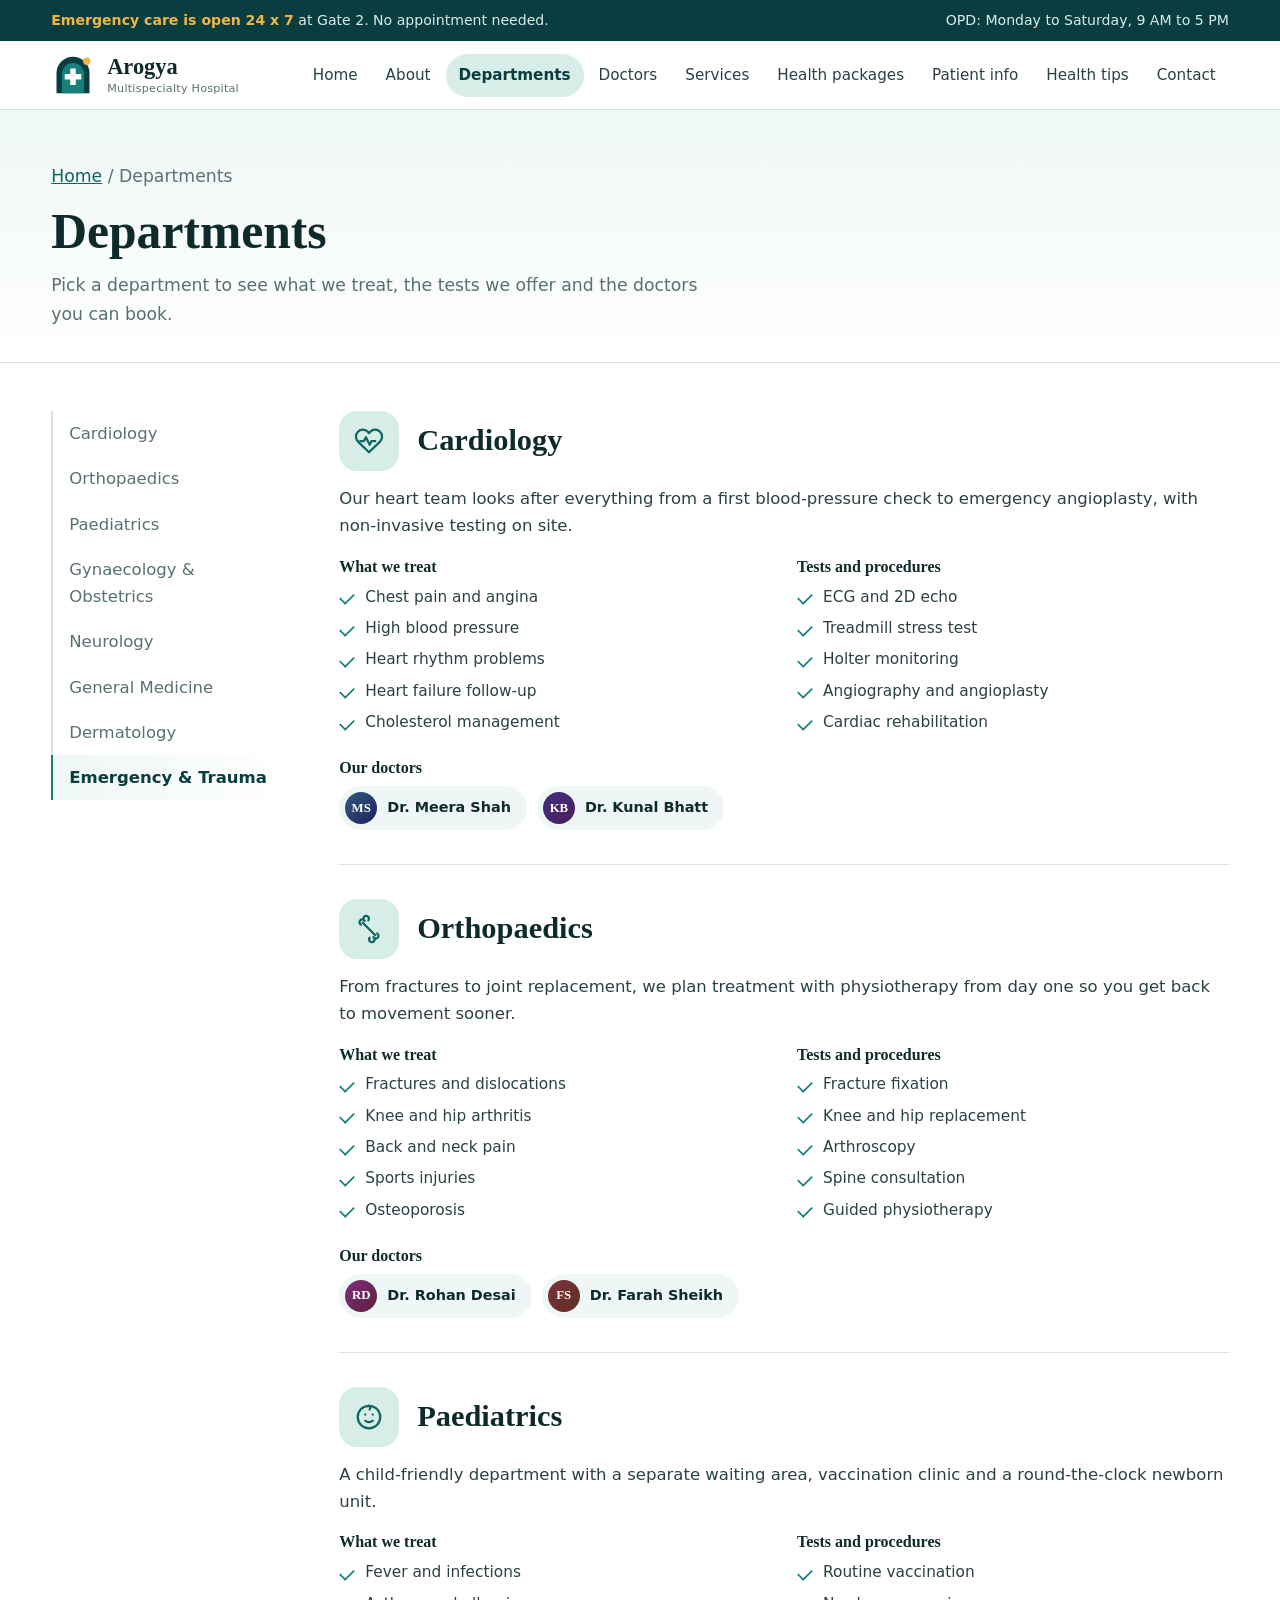
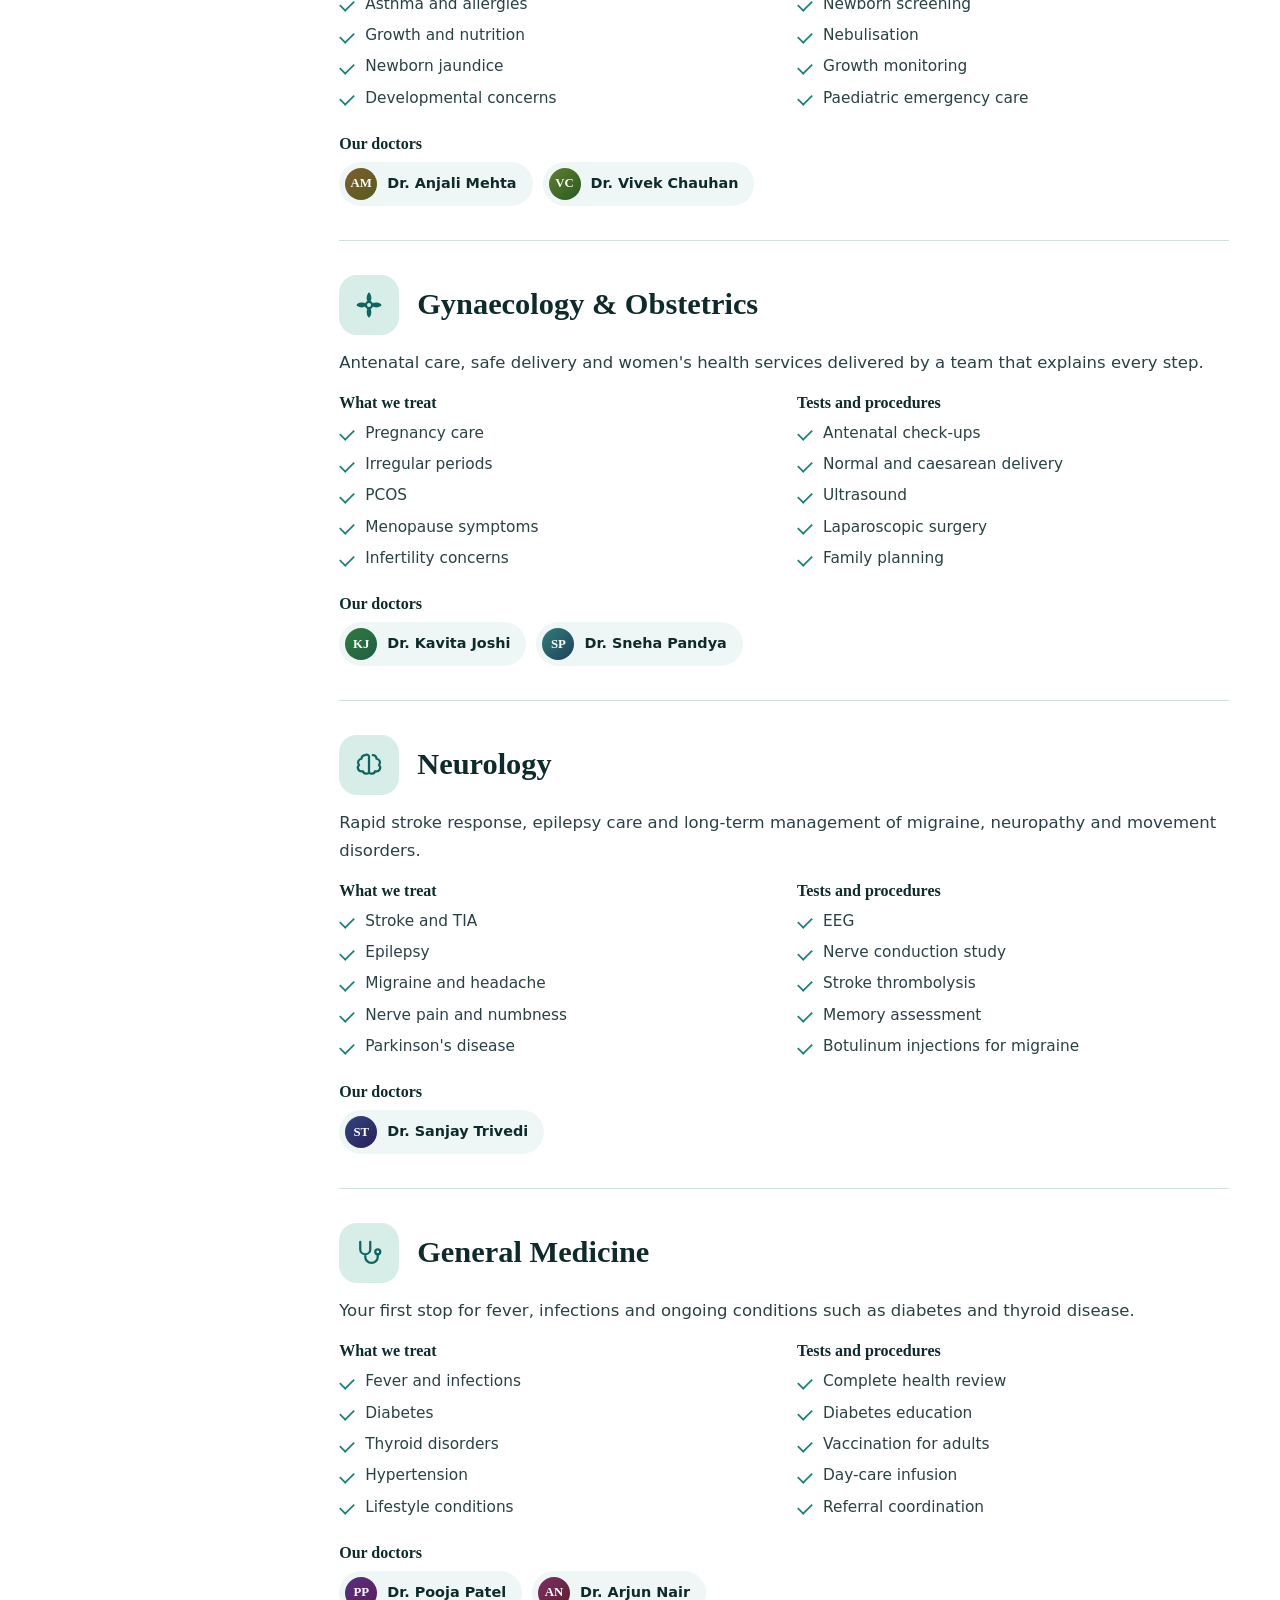
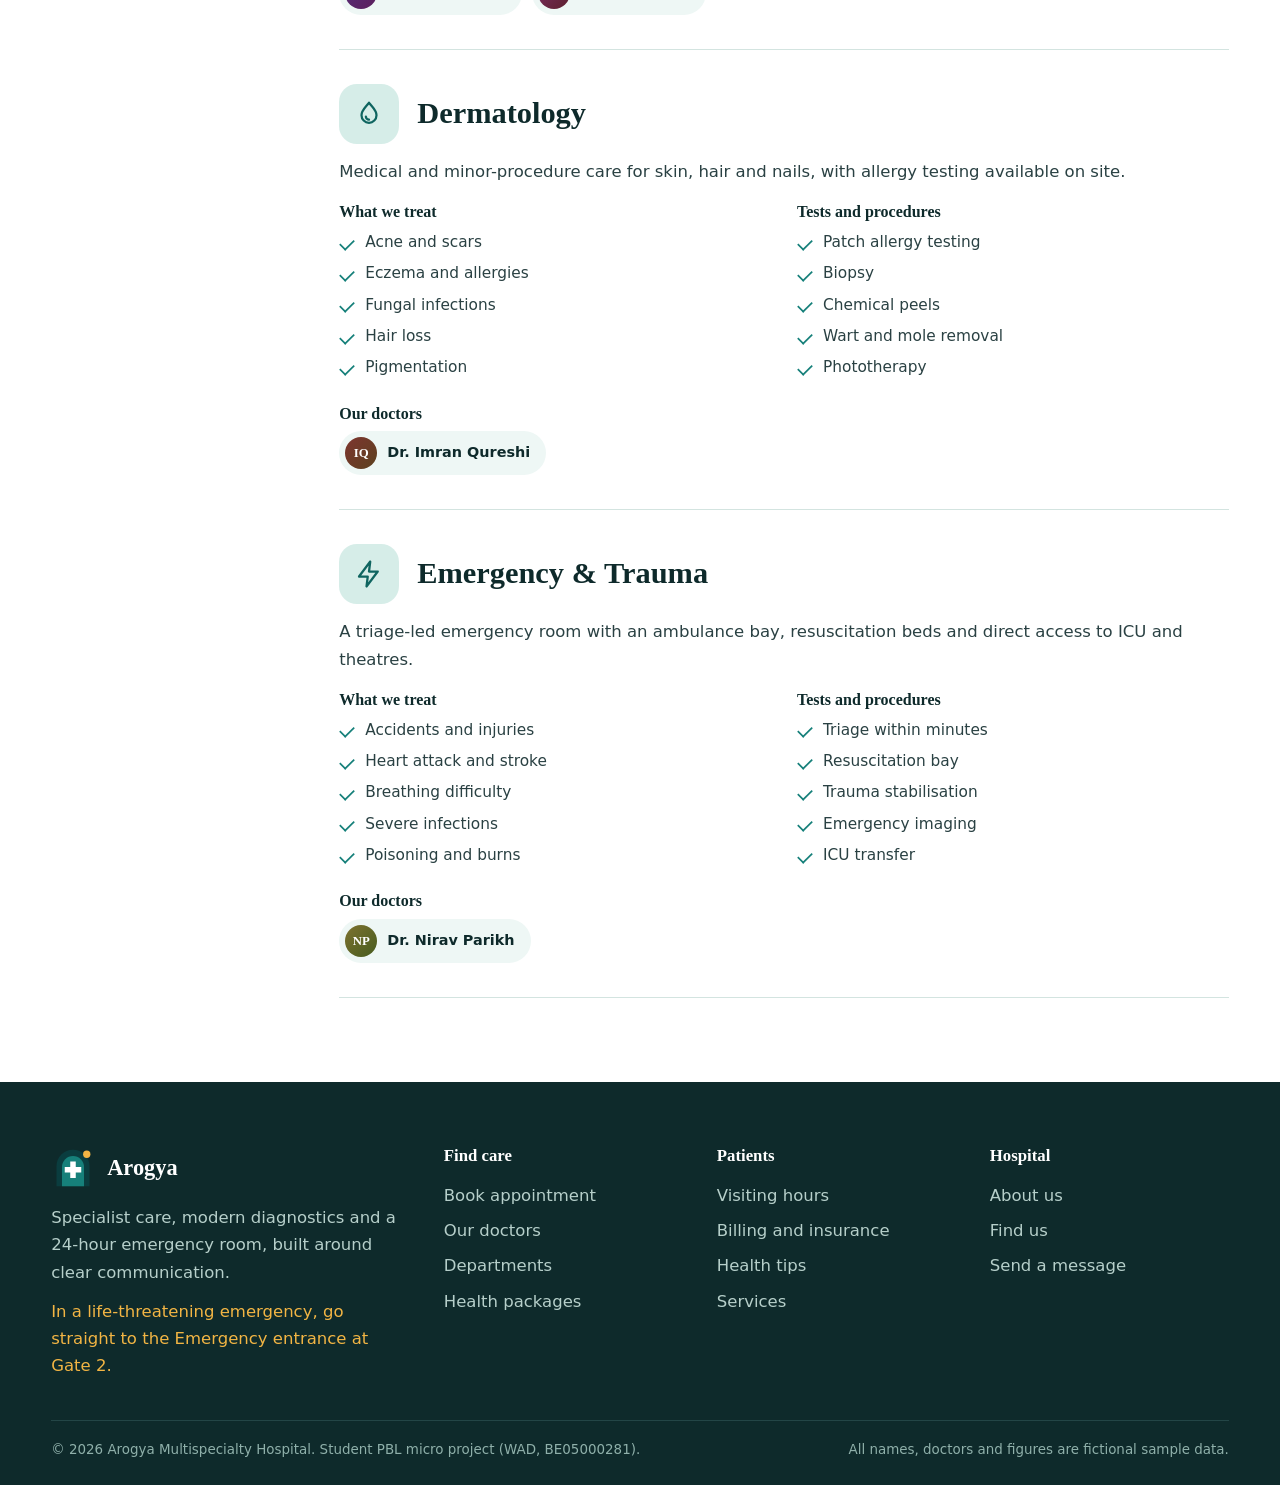
<file: departments.html>
<!DOCTYPE html>
<html lang="en">
<head>
<meta charset="UTF-8">
<meta name="viewport" content="width=device-width, initial-scale=1">
<title>Departments | Arogya Multispecialty Hospital</title>
<meta name="description" content="Eight specialist departments at Arogya Multispecialty Hospital.">
<link rel="stylesheet" href="css/style.css">
</head>
<body>
<a class="skip" href="#main">Skip to content</a>
<div class="notice-bar"><div class="wrap"><span><b>Emergency care is open 24 x 7</b> at Gate 2. No appointment needed.</span><span>OPD: Monday to Saturday, 9 AM to 5 PM</span></div></div>
<header class="site"><div class="wrap bar">
<a class="brand" href="index.html" aria-label="Arogya Multispecialty Hospital, home"><svg class="logo" viewBox="0 0 48 48" aria-hidden="true"><path d="M6 44V22a18 18 0 0 1 36 0v22z" fill="#0a3d3f"/><path d="M12 44V23a12 12 0 0 1 24 0v21z" fill="#16807a"/><path d="M21 17h6v6h6v6h-6v6h-6v-6h-6v-6h6z" fill="#fff"/><circle cx="39" cy="9" r="4" fill="#f2b544"/></svg><span class="brand-t">Arogya<small>Multispecialty Hospital</small></span></a>
<button class="menu-btn" id="menuBtn" aria-expanded="false" aria-controls="mainNav">Menu</button>
<nav class="main" id="mainNav" aria-label="Main"><ul><li><a href="index.html">Home</a></li><li><a href="about.html">About</a></li><li><a href="departments.html" class="on" aria-current="page">Departments</a></li><li><a href="doctors.html">Doctors</a></li><li><a href="services.html">Services</a></li><li><a href="packages.html">Health packages</a></li><li><a href="patients.html">Patient info</a></li><li><a href="tips.html">Health tips</a></li><li><a href="contact.html">Contact</a></li></ul></nav>
</div></header>
<main id="main">
<section class="ph"><div class="wrap"><p class="crumbs"><a href="index.html">Home</a> / Departments</p><h1>Departments</h1><p>Pick a department to see what we treat, the tests we offer and the doctors you can book.</p></div></section>
<section class="s" style="padding-top:48px"><div class="wrap"><div class="split"><aside class="side" aria-label="Departments"><ul id="sideNav"></ul></aside><div id="deptBody"></div></div></div></section></main>
<footer class="site"><div class="wrap">
<div class="cols">
<div><div class="brand" style="margin-bottom:14px"><svg class="logo" viewBox="0 0 48 48" aria-hidden="true"><path d="M6 44V22a18 18 0 0 1 36 0v22z" fill="#0a3d3f"/><path d="M12 44V23a12 12 0 0 1 24 0v21z" fill="#16807a"/><path d="M21 17h6v6h6v6h-6v6h-6v-6h-6v-6h6z" fill="#fff"/><circle cx="39" cy="9" r="4" fill="#f2b544"/></svg><span class="brand-t" style="color:#fff">Arogya</span></div><p>Specialist care, modern diagnostics and a 24-hour emergency room, built around clear communication.</p><p style="margin-top:12px;color:#f2b544">In a life-threatening emergency, go straight to the Emergency entrance at Gate 2.</p></div>
<div><h4>Find care</h4><a href="appointment.html">Book appointment</a><a href="doctors.html">Our doctors</a><a href="departments.html">Departments</a><a href="packages.html">Health packages</a></div>
<div><h4>Patients</h4><a href="patients.html">Visiting hours</a><a href="patients.html#faqs">Billing and insurance</a><a href="tips.html">Health tips</a><a href="services.html">Services</a></div>
<div><h4>Hospital</h4><a href="about.html">About us</a><a href="contact.html">Find us</a><a href="contact.html#message">Send a message</a></div>
</div>
<div class="copy"><span>&copy; <span id="yr"></span> Arogya Multispecialty Hospital. Student PBL micro project (WAD, BE05000281).</span><span>All names, doctors and figures are fictional sample data.</span></div>
</div></footer>
<button id="toTop" aria-label="Back to top">&uarr;</button>
<script src="js/icons.js"></script>
<script src="js/data.js"></script>
<script src="js/main.js"></script>
<script src="js/departments.js"></script>
</body>
</html>
</file>
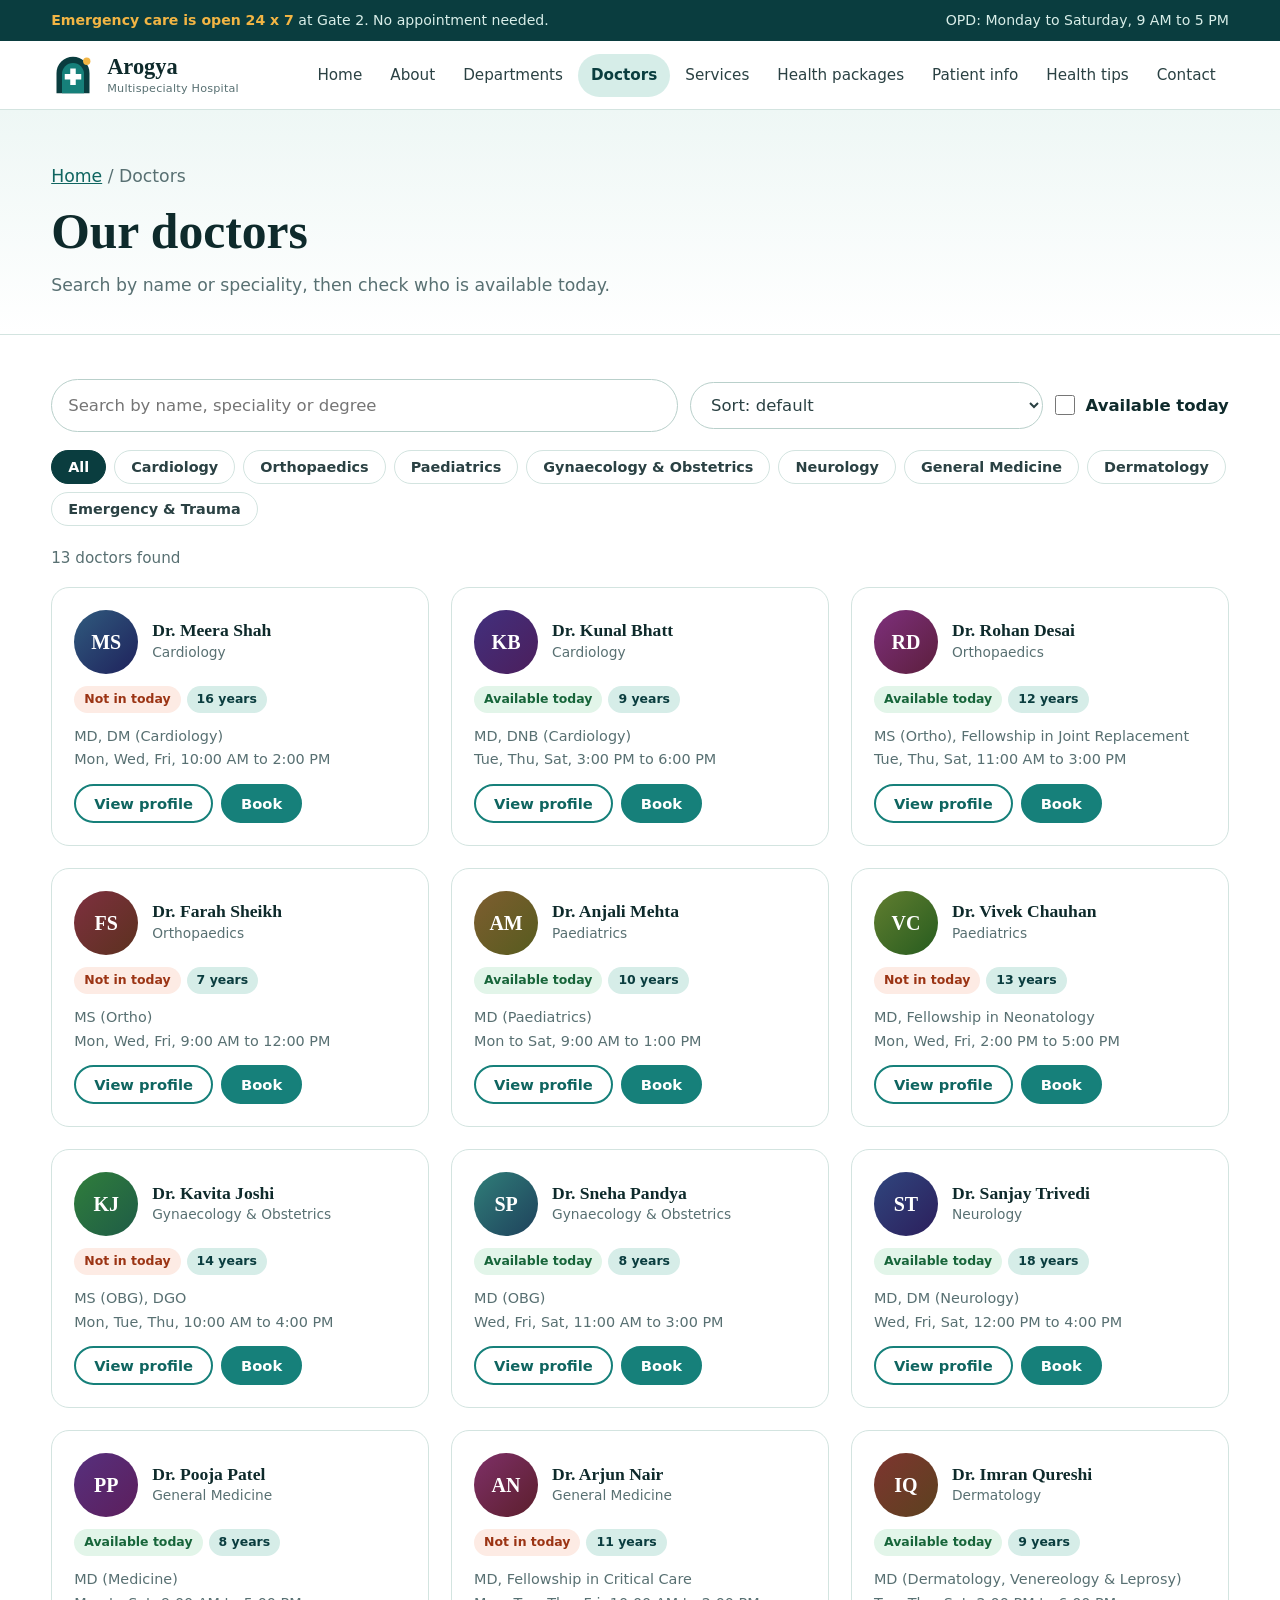
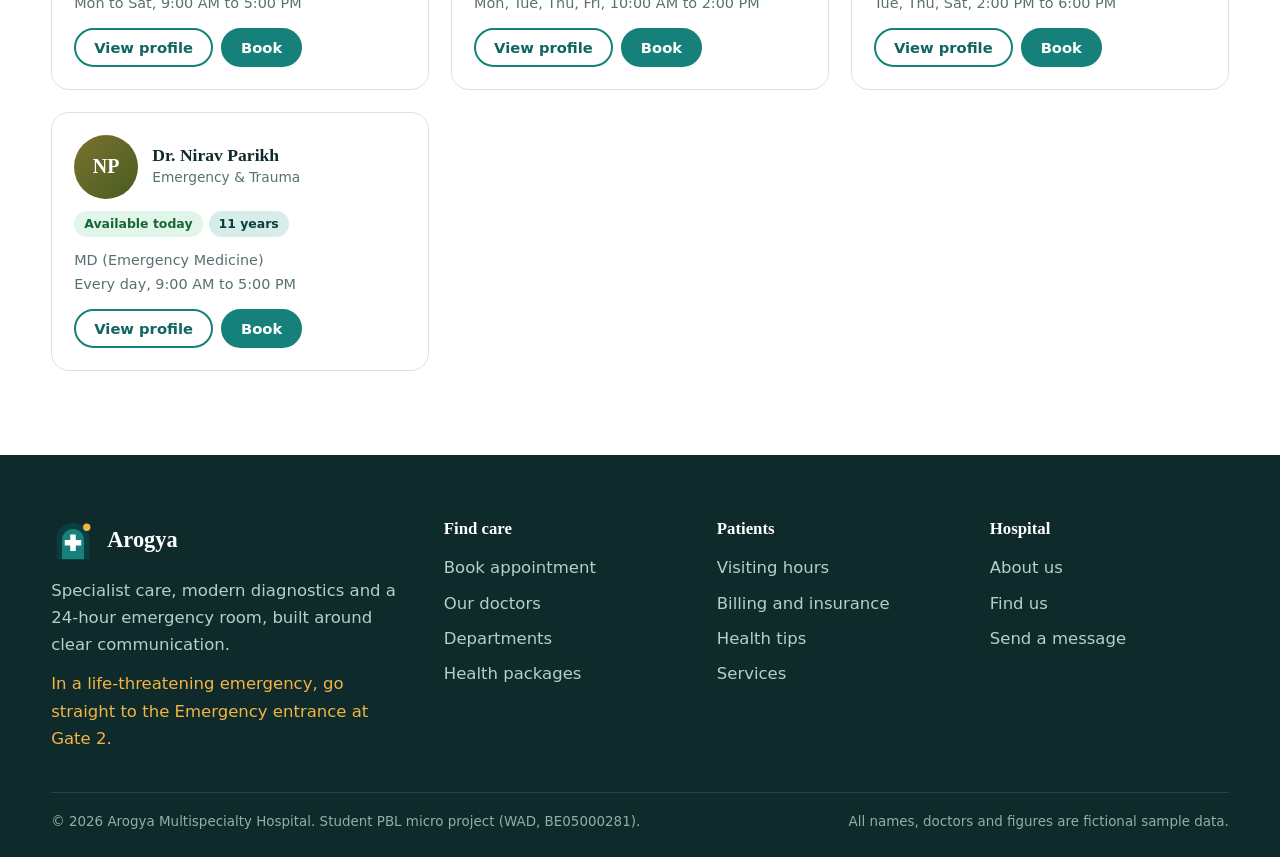
<file: doctors.html>
<!DOCTYPE html>
<html lang="en">
<head>
<meta charset="UTF-8">
<meta name="viewport" content="width=device-width, initial-scale=1">
<title>Doctors | Arogya Multispecialty Hospital</title>
<meta name="description" content="Search specialist doctors, check OPD days and book.">
<link rel="stylesheet" href="css/style.css">
</head>
<body>
<a class="skip" href="#main">Skip to content</a>
<div class="notice-bar"><div class="wrap"><span><b>Emergency care is open 24 x 7</b> at Gate 2. No appointment needed.</span><span>OPD: Monday to Saturday, 9 AM to 5 PM</span></div></div>
<header class="site"><div class="wrap bar">
<a class="brand" href="index.html" aria-label="Arogya Multispecialty Hospital, home"><svg class="logo" viewBox="0 0 48 48" aria-hidden="true"><path d="M6 44V22a18 18 0 0 1 36 0v22z" fill="#0a3d3f"/><path d="M12 44V23a12 12 0 0 1 24 0v21z" fill="#16807a"/><path d="M21 17h6v6h6v6h-6v6h-6v-6h-6v-6h6z" fill="#fff"/><circle cx="39" cy="9" r="4" fill="#f2b544"/></svg><span class="brand-t">Arogya<small>Multispecialty Hospital</small></span></a>
<button class="menu-btn" id="menuBtn" aria-expanded="false" aria-controls="mainNav">Menu</button>
<nav class="main" id="mainNav" aria-label="Main"><ul><li><a href="index.html">Home</a></li><li><a href="about.html">About</a></li><li><a href="departments.html">Departments</a></li><li><a href="doctors.html" class="on" aria-current="page">Doctors</a></li><li><a href="services.html">Services</a></li><li><a href="packages.html">Health packages</a></li><li><a href="patients.html">Patient info</a></li><li><a href="tips.html">Health tips</a></li><li><a href="contact.html">Contact</a></li></ul></nav>
</div></header>
<main id="main">
<section class="ph"><div class="wrap"><p class="crumbs"><a href="index.html">Home</a> / Doctors</p><h1>Our doctors</h1><p>Search by name or speciality, then check who is available today.</p></div></section>
<section class="s" style="padding-top:44px"><div class="wrap">
<div class="toolbar"><label class="vh" for="q">Search doctors</label><input id="q" type="search" placeholder="Search by name, speciality or degree">
<label class="vh" for="sort">Sort</label><select id="sort"><option value="">Sort: default</option><option value="exp">Most experienced</option><option value="name">Name A to Z</option><option value="fee">Lowest fee</option></select>
<label class="switch"><input type="checkbox" id="today"> Available today</label></div>
<div class="chips" id="chips" role="group" aria-label="Filter by department"></div>
<p class="count" id="count" aria-live="polite"></p>
<div class="grid c3" id="docList"></div>
<div class="empty" id="empty" hidden><p><b>No doctor matches these filters.</b></p><p style="margin:6px 0 14px">Try a different word or clear the filters.</p><button class="btn btn-o btn-s" id="reset" type="button">Clear filters</button></div>
</div></section></main>
<footer class="site"><div class="wrap">
<div class="cols">
<div><div class="brand" style="margin-bottom:14px"><svg class="logo" viewBox="0 0 48 48" aria-hidden="true"><path d="M6 44V22a18 18 0 0 1 36 0v22z" fill="#0a3d3f"/><path d="M12 44V23a12 12 0 0 1 24 0v21z" fill="#16807a"/><path d="M21 17h6v6h6v6h-6v6h-6v-6h-6v-6h6z" fill="#fff"/><circle cx="39" cy="9" r="4" fill="#f2b544"/></svg><span class="brand-t" style="color:#fff">Arogya</span></div><p>Specialist care, modern diagnostics and a 24-hour emergency room, built around clear communication.</p><p style="margin-top:12px;color:#f2b544">In a life-threatening emergency, go straight to the Emergency entrance at Gate 2.</p></div>
<div><h4>Find care</h4><a href="appointment.html">Book appointment</a><a href="doctors.html">Our doctors</a><a href="departments.html">Departments</a><a href="packages.html">Health packages</a></div>
<div><h4>Patients</h4><a href="patients.html">Visiting hours</a><a href="patients.html#faqs">Billing and insurance</a><a href="tips.html">Health tips</a><a href="services.html">Services</a></div>
<div><h4>Hospital</h4><a href="about.html">About us</a><a href="contact.html">Find us</a><a href="contact.html#message">Send a message</a></div>
</div>
<div class="copy"><span>&copy; <span id="yr"></span> Arogya Multispecialty Hospital. Student PBL micro project (WAD, BE05000281).</span><span>All names, doctors and figures are fictional sample data.</span></div>
</div></footer>
<button id="toTop" aria-label="Back to top">&uarr;</button>
<script src="js/icons.js"></script>
<script src="js/data.js"></script>
<script src="js/main.js"></script>
<script src="js/doctors.js"></script>
</body>
</html>
</file>
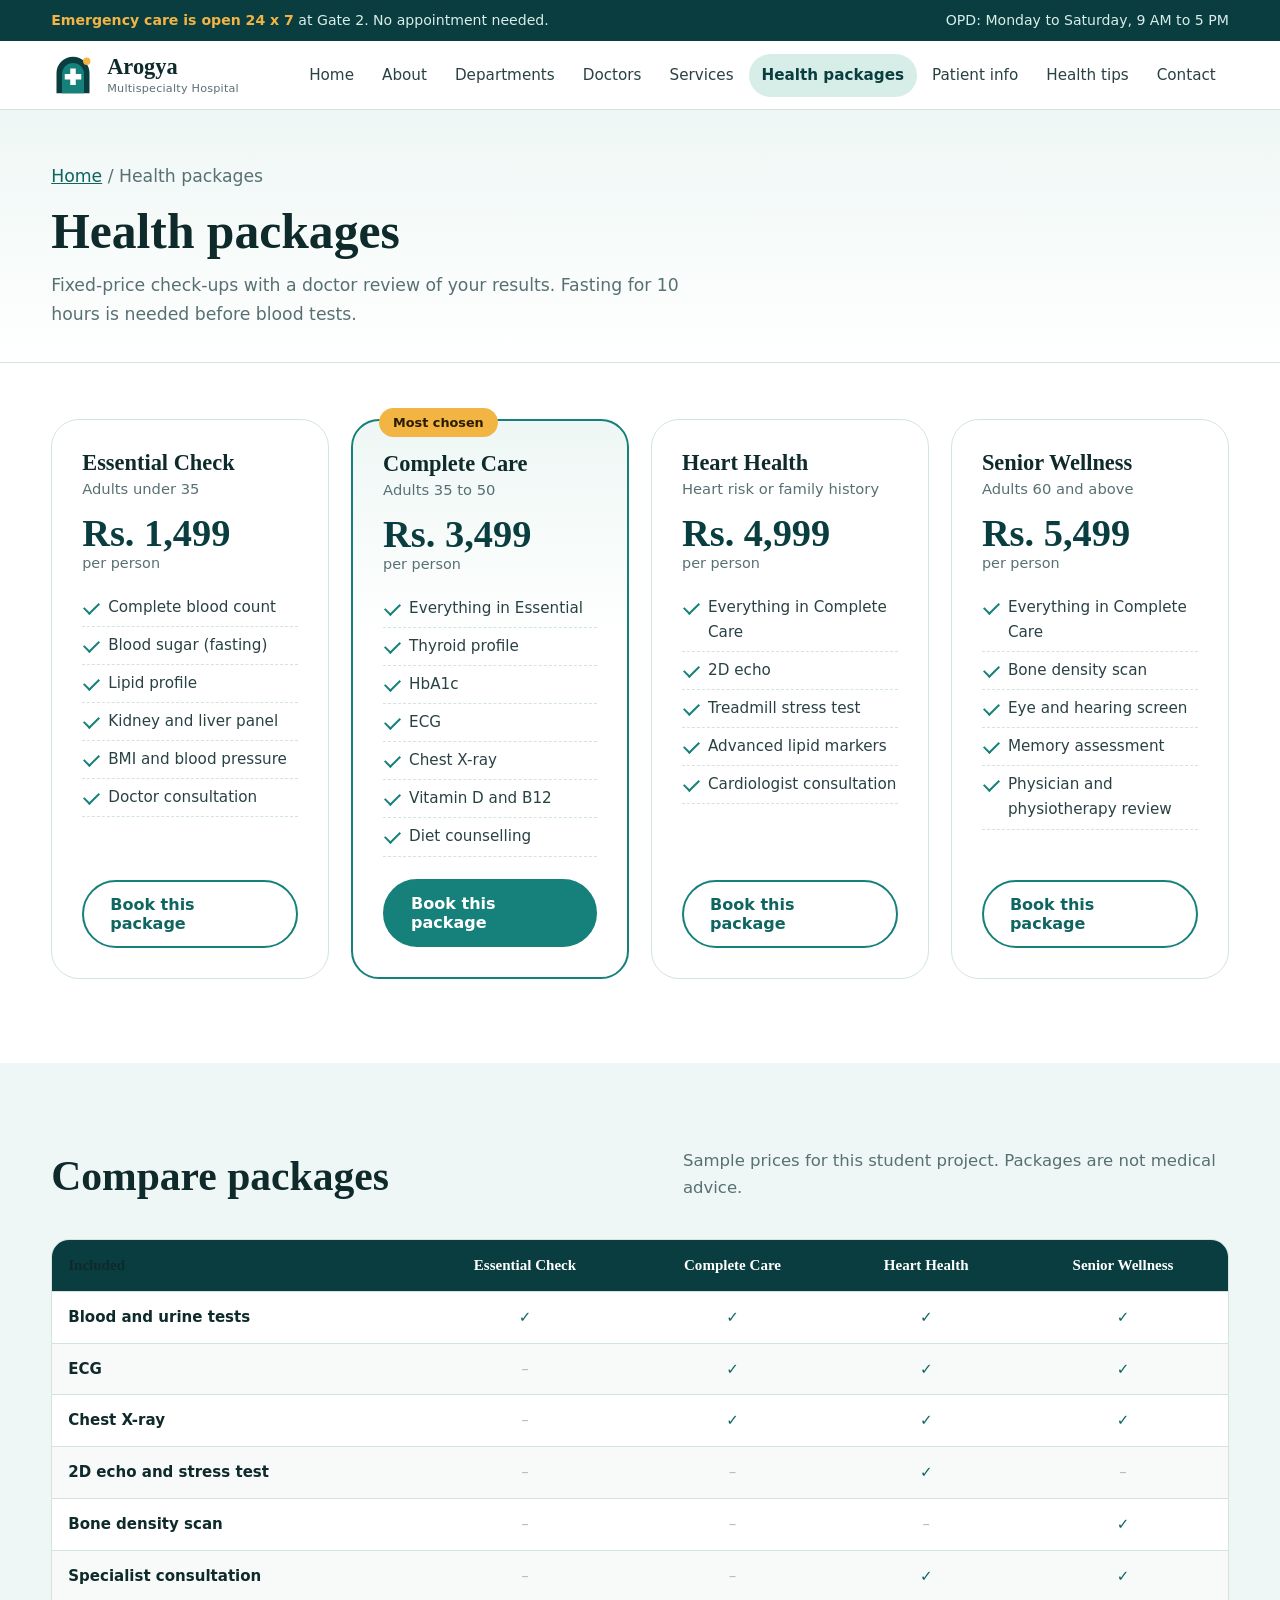
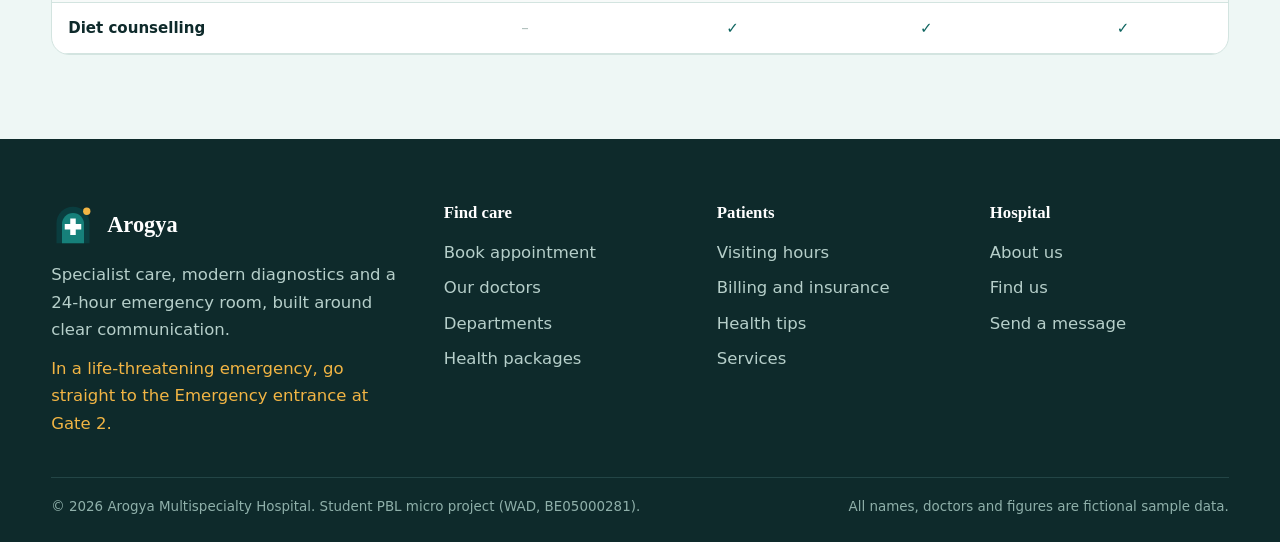
<file: packages.html>
<!DOCTYPE html>
<html lang="en">
<head>
<meta charset="UTF-8">
<meta name="viewport" content="width=device-width, initial-scale=1">
<title>Health packages | Arogya Multispecialty Hospital</title>
<meta name="description" content="Preventive health check packages with clear contents and prices.">
<link rel="stylesheet" href="css/style.css">
</head>
<body>
<a class="skip" href="#main">Skip to content</a>
<div class="notice-bar"><div class="wrap"><span><b>Emergency care is open 24 x 7</b> at Gate 2. No appointment needed.</span><span>OPD: Monday to Saturday, 9 AM to 5 PM</span></div></div>
<header class="site"><div class="wrap bar">
<a class="brand" href="index.html" aria-label="Arogya Multispecialty Hospital, home"><svg class="logo" viewBox="0 0 48 48" aria-hidden="true"><path d="M6 44V22a18 18 0 0 1 36 0v22z" fill="#0a3d3f"/><path d="M12 44V23a12 12 0 0 1 24 0v21z" fill="#16807a"/><path d="M21 17h6v6h6v6h-6v6h-6v-6h-6v-6h6z" fill="#fff"/><circle cx="39" cy="9" r="4" fill="#f2b544"/></svg><span class="brand-t">Arogya<small>Multispecialty Hospital</small></span></a>
<button class="menu-btn" id="menuBtn" aria-expanded="false" aria-controls="mainNav">Menu</button>
<nav class="main" id="mainNav" aria-label="Main"><ul><li><a href="index.html">Home</a></li><li><a href="about.html">About</a></li><li><a href="departments.html">Departments</a></li><li><a href="doctors.html">Doctors</a></li><li><a href="services.html">Services</a></li><li><a href="packages.html" class="on" aria-current="page">Health packages</a></li><li><a href="patients.html">Patient info</a></li><li><a href="tips.html">Health tips</a></li><li><a href="contact.html">Contact</a></li></ul></nav>
</div></header>
<main id="main">
<section class="ph"><div class="wrap"><p class="crumbs"><a href="index.html">Home</a> / Health packages</p><h1>Health packages</h1><p>Fixed-price check-ups with a doctor review of your results. Fasting for 10 hours is needed before blood tests.</p></div></section>
<section class="s" style="padding-top:56px"><div class="wrap"><div class="grid c4" id="pkgGrid" style="align-items:stretch"></div></div></section><section class="s tint"><div class="wrap"><div class="sh"><h2>Compare packages</h2><p>Sample prices for this student project. Packages are not medical advice.</p></div><div class="tbl-wrap"><table class="t" id="cmp"></table></div></div></section></main>
<footer class="site"><div class="wrap">
<div class="cols">
<div><div class="brand" style="margin-bottom:14px"><svg class="logo" viewBox="0 0 48 48" aria-hidden="true"><path d="M6 44V22a18 18 0 0 1 36 0v22z" fill="#0a3d3f"/><path d="M12 44V23a12 12 0 0 1 24 0v21z" fill="#16807a"/><path d="M21 17h6v6h6v6h-6v6h-6v-6h-6v-6h6z" fill="#fff"/><circle cx="39" cy="9" r="4" fill="#f2b544"/></svg><span class="brand-t" style="color:#fff">Arogya</span></div><p>Specialist care, modern diagnostics and a 24-hour emergency room, built around clear communication.</p><p style="margin-top:12px;color:#f2b544">In a life-threatening emergency, go straight to the Emergency entrance at Gate 2.</p></div>
<div><h4>Find care</h4><a href="appointment.html">Book appointment</a><a href="doctors.html">Our doctors</a><a href="departments.html">Departments</a><a href="packages.html">Health packages</a></div>
<div><h4>Patients</h4><a href="patients.html">Visiting hours</a><a href="patients.html#faqs">Billing and insurance</a><a href="tips.html">Health tips</a><a href="services.html">Services</a></div>
<div><h4>Hospital</h4><a href="about.html">About us</a><a href="contact.html">Find us</a><a href="contact.html#message">Send a message</a></div>
</div>
<div class="copy"><span>&copy; <span id="yr"></span> Arogya Multispecialty Hospital. Student PBL micro project (WAD, BE05000281).</span><span>All names, doctors and figures are fictional sample data.</span></div>
</div></footer>
<button id="toTop" aria-label="Back to top">&uarr;</button>
<script src="js/icons.js"></script>
<script src="js/data.js"></script>
<script src="js/main.js"></script>
<script src="js/packages.js"></script>
</body>
</html>
</file>
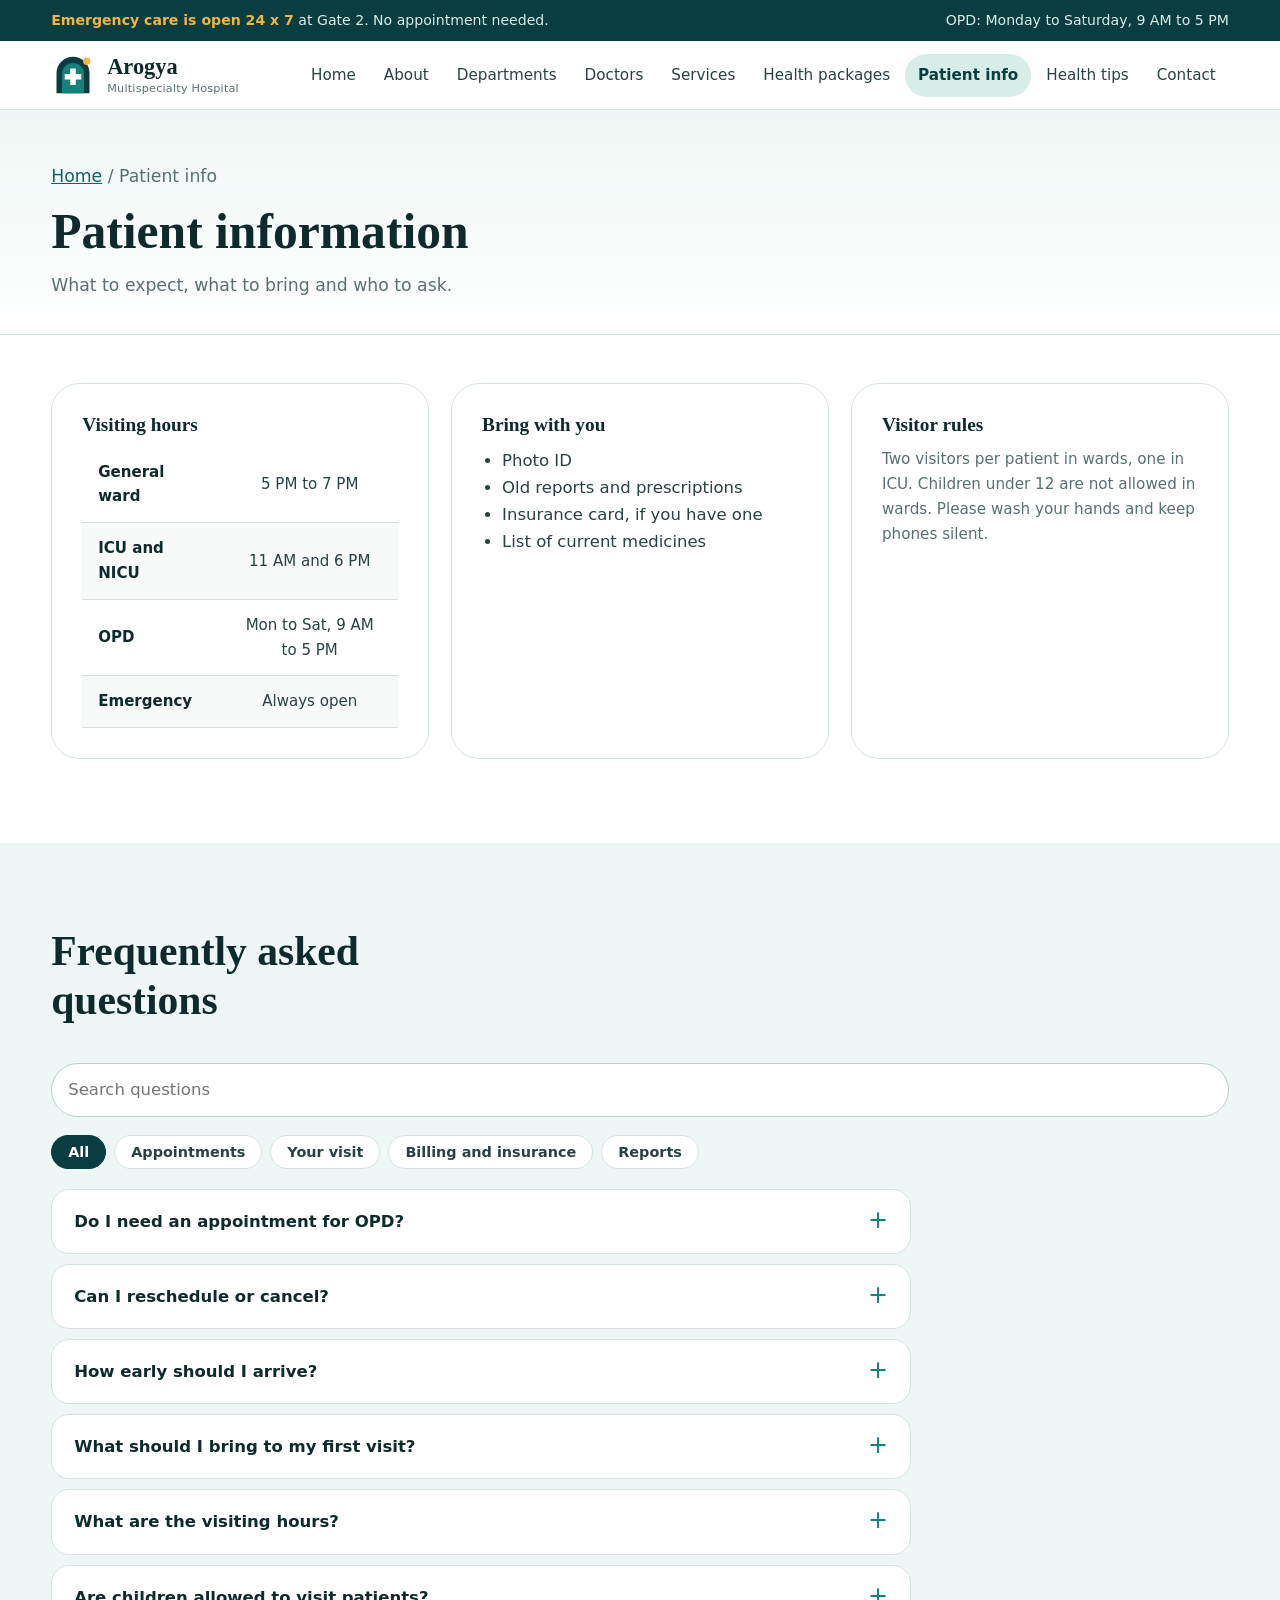
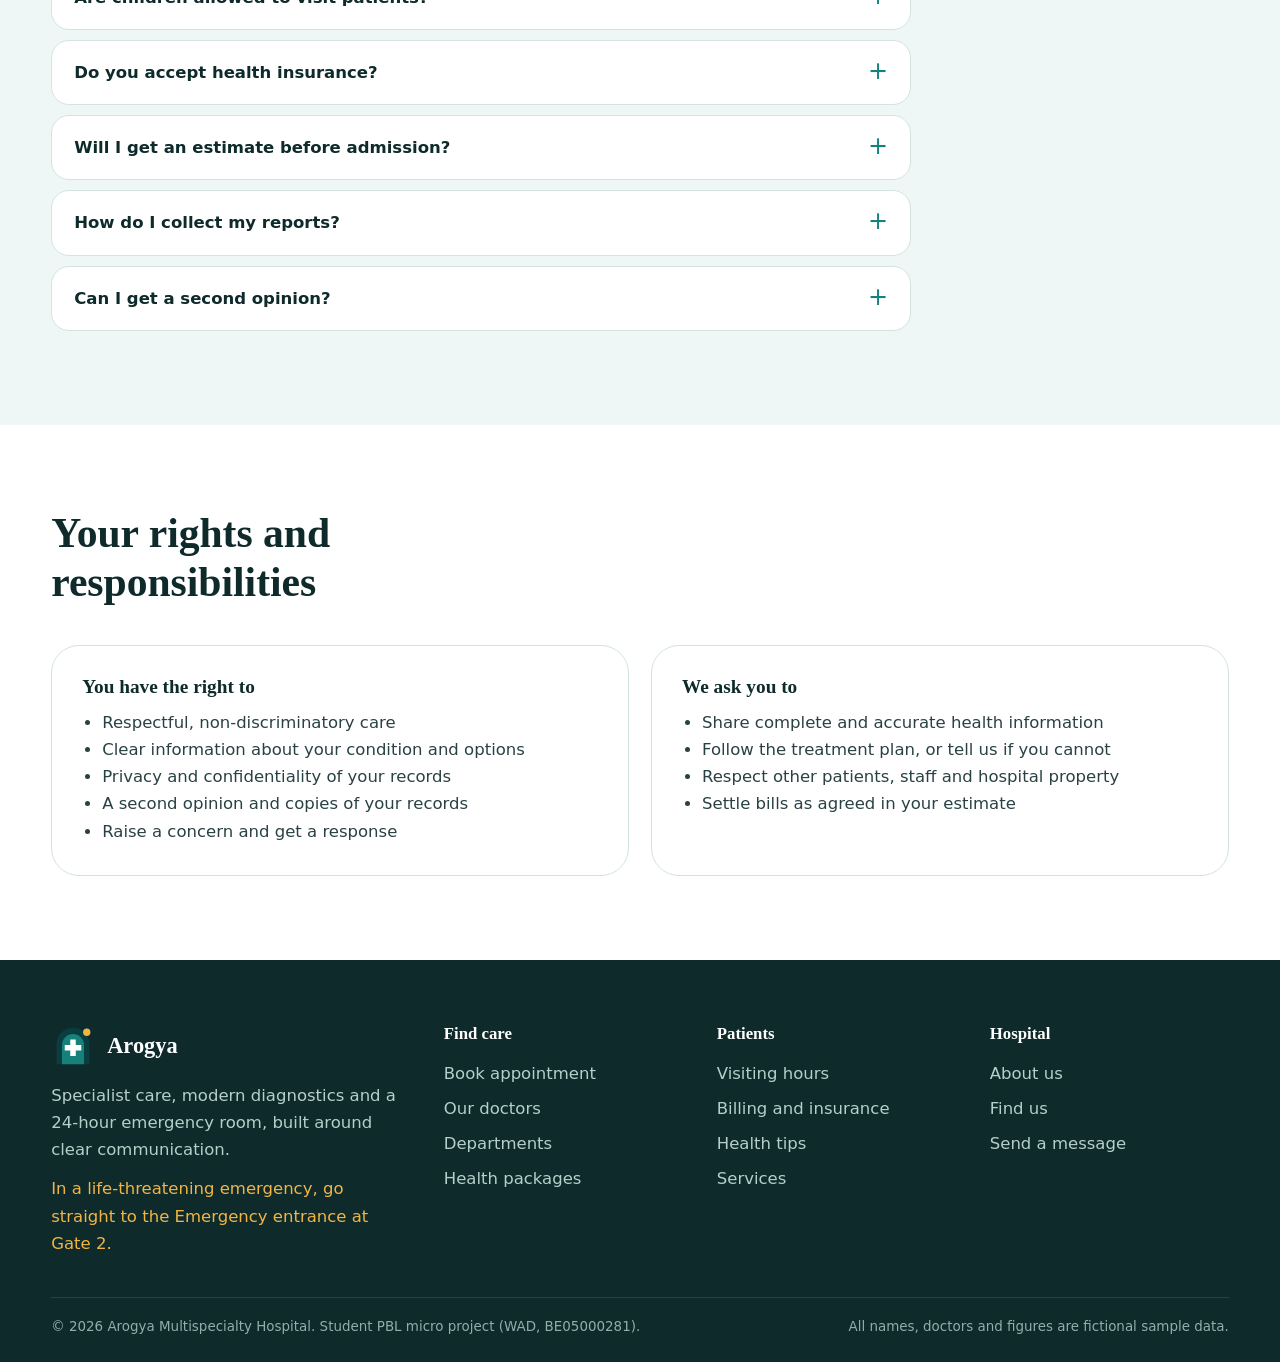
<file: patients.html>
<!DOCTYPE html>
<html lang="en">
<head>
<meta charset="UTF-8">
<meta name="viewport" content="width=device-width, initial-scale=1">
<title>Patient information | Arogya Multispecialty Hospital</title>
<meta name="description" content="Visiting hours, what to bring, billing and FAQs.">
<link rel="stylesheet" href="css/style.css">
</head>
<body>
<a class="skip" href="#main">Skip to content</a>
<div class="notice-bar"><div class="wrap"><span><b>Emergency care is open 24 x 7</b> at Gate 2. No appointment needed.</span><span>OPD: Monday to Saturday, 9 AM to 5 PM</span></div></div>
<header class="site"><div class="wrap bar">
<a class="brand" href="index.html" aria-label="Arogya Multispecialty Hospital, home"><svg class="logo" viewBox="0 0 48 48" aria-hidden="true"><path d="M6 44V22a18 18 0 0 1 36 0v22z" fill="#0a3d3f"/><path d="M12 44V23a12 12 0 0 1 24 0v21z" fill="#16807a"/><path d="M21 17h6v6h6v6h-6v6h-6v-6h-6v-6h6z" fill="#fff"/><circle cx="39" cy="9" r="4" fill="#f2b544"/></svg><span class="brand-t">Arogya<small>Multispecialty Hospital</small></span></a>
<button class="menu-btn" id="menuBtn" aria-expanded="false" aria-controls="mainNav">Menu</button>
<nav class="main" id="mainNav" aria-label="Main"><ul><li><a href="index.html">Home</a></li><li><a href="about.html">About</a></li><li><a href="departments.html">Departments</a></li><li><a href="doctors.html">Doctors</a></li><li><a href="services.html">Services</a></li><li><a href="packages.html">Health packages</a></li><li><a href="patients.html" class="on" aria-current="page">Patient info</a></li><li><a href="tips.html">Health tips</a></li><li><a href="contact.html">Contact</a></li></ul></nav>
</div></header>
<main id="main">
<section class="ph"><div class="wrap"><p class="crumbs"><a href="index.html">Home</a> / Patient info</p><h1>Patient information</h1><p>What to expect, what to bring and who to ask.</p></div></section>
<section class="s" style="padding-top:48px"><div class="wrap"><div class="grid c3">
<div class="panel"><h3 style="margin-bottom:10px">Visiting hours</h3><table class="t" style="min-width:0"><tbody><tr><td>General ward</td><td>5 PM to 7 PM</td></tr><tr><td>ICU and NICU</td><td>11 AM and 6 PM</td></tr><tr><td>OPD</td><td>Mon to Sat, 9 AM to 5 PM</td></tr><tr><td>Emergency</td><td>Always open</td></tr></tbody></table></div>
<div class="panel"><h3 style="margin-bottom:10px">Bring with you</h3><ul style="margin-left:20px"><li>Photo ID</li><li>Old reports and prescriptions</li><li>Insurance card, if you have one</li><li>List of current medicines</li></ul></div>
<div class="panel"><h3 style="margin-bottom:10px">Visitor rules</h3><p style="color:var(--muted);font-size:.95rem">Two visitors per patient in wards, one in ICU. Children under 12 are not allowed in wards. Please wash your hands and keep phones silent.</p></div>
</div></div></section>
<section class="s tint" id="faqs"><div class="wrap"><div class="sh"><h2>Frequently asked questions</h2></div>
<div class="toolbar"><label class="vh" for="fq">Search FAQs</label><input id="fq" type="search" placeholder="Search questions"></div>
<div class="chips" id="fChips" role="group" aria-label="FAQ category"></div>
<div class="faq" id="faqBox" style="max-width:860px"></div><div class="empty" id="fEmpty" hidden>No question matches your search.</div></div></section>
<section class="s"><div class="wrap"><div class="sh"><h2>Your rights and responsibilities</h2></div><div class="grid c2">
<div class="panel"><h3 style="margin-bottom:10px">You have the right to</h3><ul style="margin-left:20px;color:var(--text)"><li>Respectful, non-discriminatory care</li><li>Clear information about your condition and options</li><li>Privacy and confidentiality of your records</li><li>A second opinion and copies of your records</li><li>Raise a concern and get a response</li></ul></div>
<div class="panel"><h3 style="margin-bottom:10px">We ask you to</h3><ul style="margin-left:20px;color:var(--text)"><li>Share complete and accurate health information</li><li>Follow the treatment plan, or tell us if you cannot</li><li>Respect other patients, staff and hospital property</li><li>Settle bills as agreed in your estimate</li></ul></div></div></div></section></main>
<footer class="site"><div class="wrap">
<div class="cols">
<div><div class="brand" style="margin-bottom:14px"><svg class="logo" viewBox="0 0 48 48" aria-hidden="true"><path d="M6 44V22a18 18 0 0 1 36 0v22z" fill="#0a3d3f"/><path d="M12 44V23a12 12 0 0 1 24 0v21z" fill="#16807a"/><path d="M21 17h6v6h6v6h-6v6h-6v-6h-6v-6h6z" fill="#fff"/><circle cx="39" cy="9" r="4" fill="#f2b544"/></svg><span class="brand-t" style="color:#fff">Arogya</span></div><p>Specialist care, modern diagnostics and a 24-hour emergency room, built around clear communication.</p><p style="margin-top:12px;color:#f2b544">In a life-threatening emergency, go straight to the Emergency entrance at Gate 2.</p></div>
<div><h4>Find care</h4><a href="appointment.html">Book appointment</a><a href="doctors.html">Our doctors</a><a href="departments.html">Departments</a><a href="packages.html">Health packages</a></div>
<div><h4>Patients</h4><a href="patients.html">Visiting hours</a><a href="patients.html#faqs">Billing and insurance</a><a href="tips.html">Health tips</a><a href="services.html">Services</a></div>
<div><h4>Hospital</h4><a href="about.html">About us</a><a href="contact.html">Find us</a><a href="contact.html#message">Send a message</a></div>
</div>
<div class="copy"><span>&copy; <span id="yr"></span> Arogya Multispecialty Hospital. Student PBL micro project (WAD, BE05000281).</span><span>All names, doctors and figures are fictional sample data.</span></div>
</div></footer>
<button id="toTop" aria-label="Back to top">&uarr;</button>
<script src="js/icons.js"></script>
<script src="js/data.js"></script>
<script src="js/main.js"></script>
<script src="js/patients.js"></script>
</body>
</html>
</file>
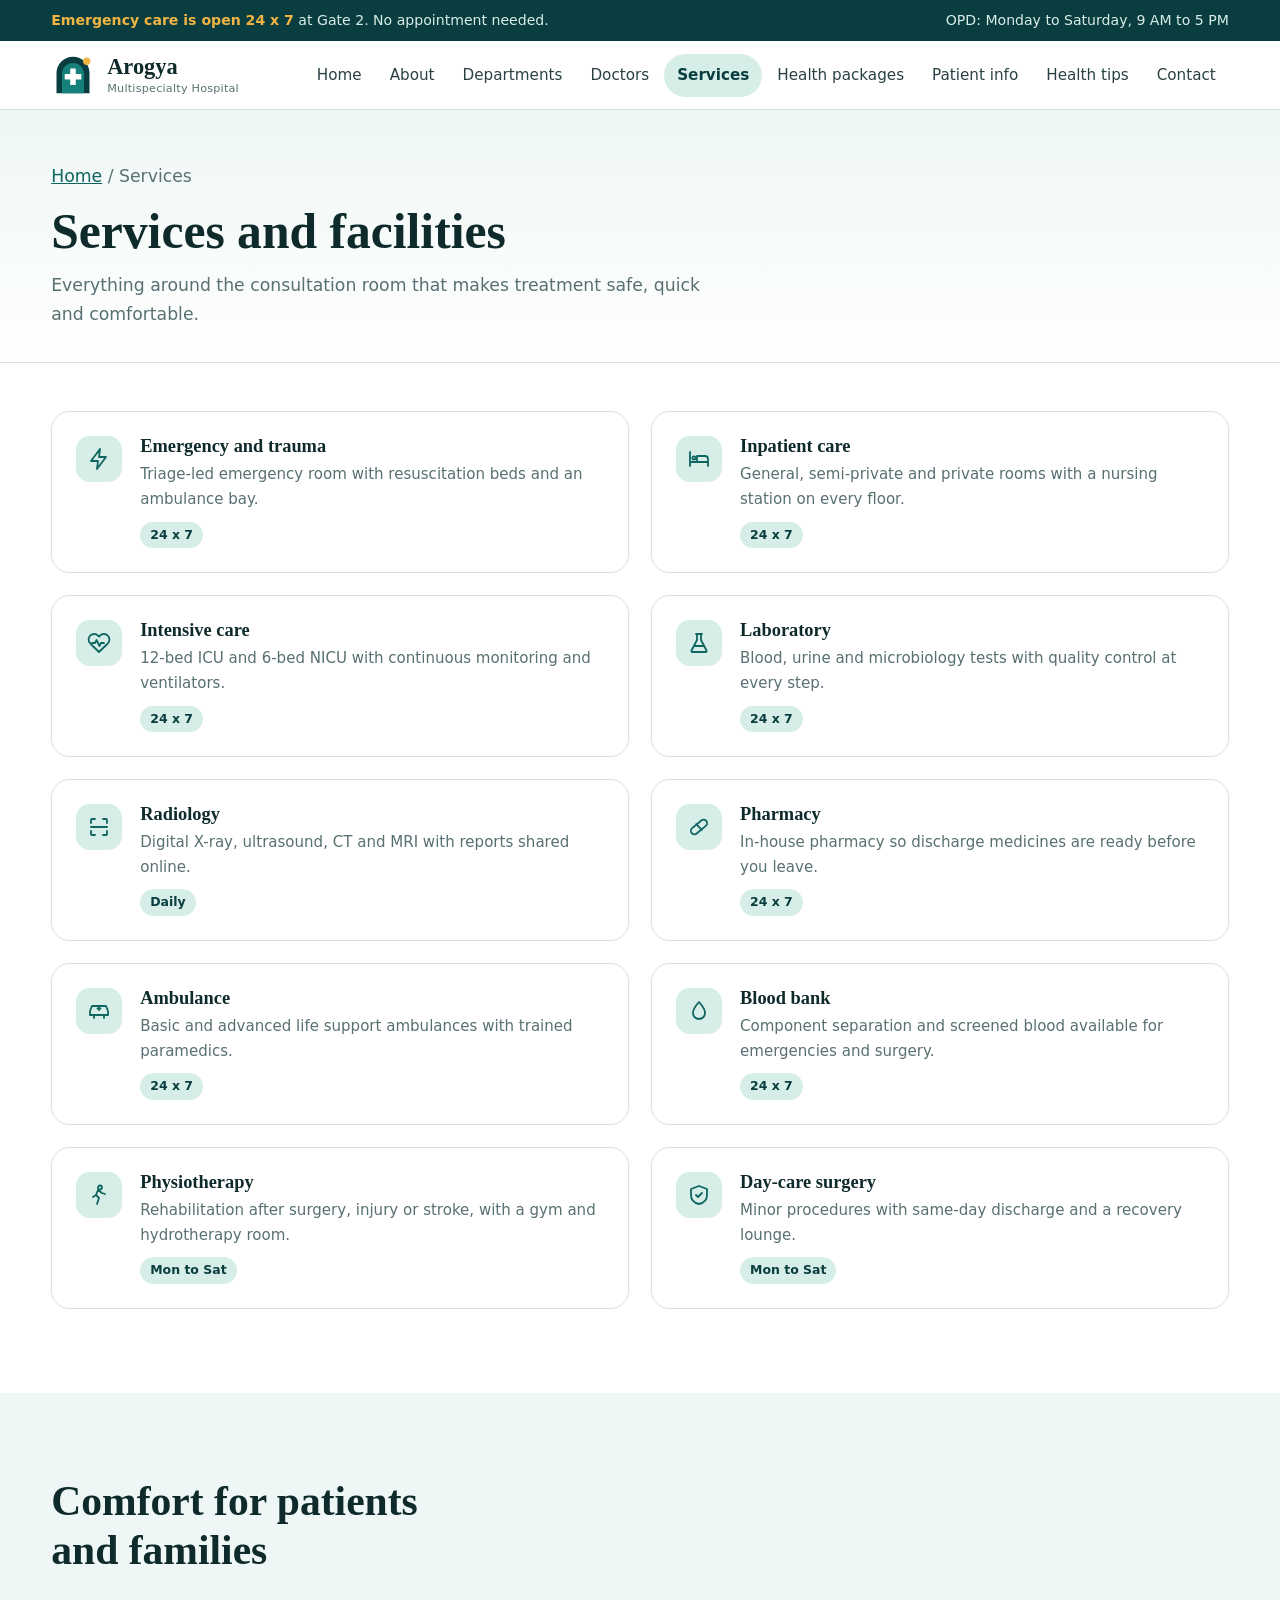
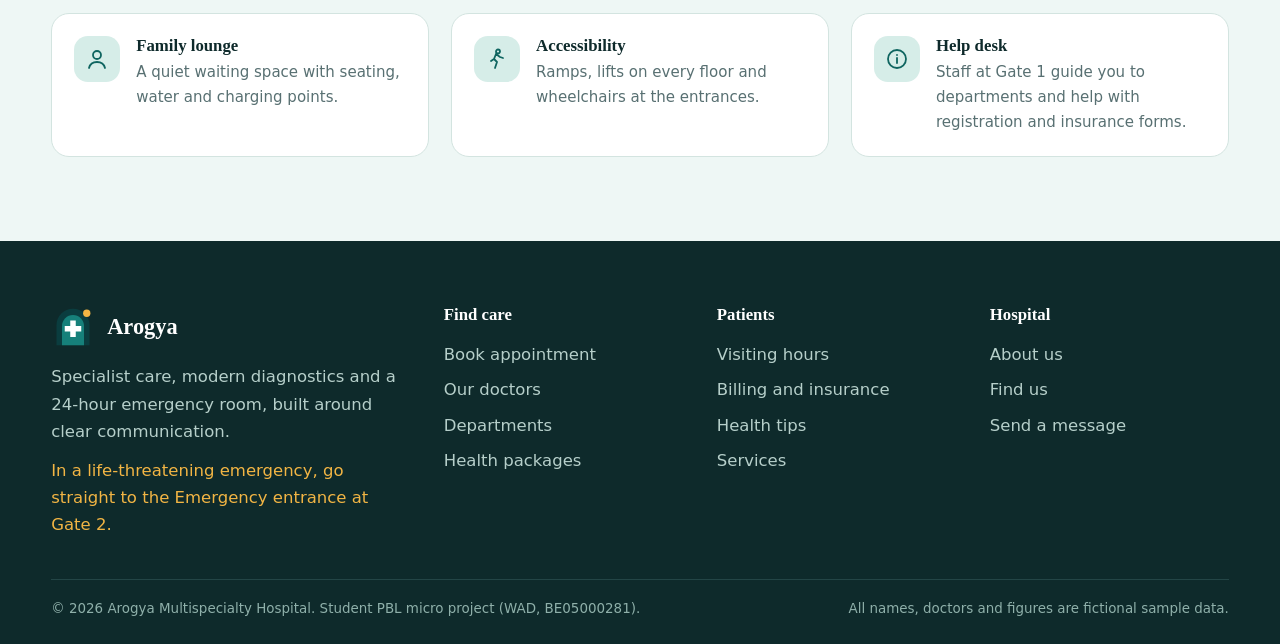
<file: services.html>
<!DOCTYPE html>
<html lang="en">
<head>
<meta charset="UTF-8">
<meta name="viewport" content="width=device-width, initial-scale=1">
<title>Services | Arogya Multispecialty Hospital</title>
<meta name="description" content="Hospital services and facilities at Arogya.">
<link rel="stylesheet" href="css/style.css">
</head>
<body>
<a class="skip" href="#main">Skip to content</a>
<div class="notice-bar"><div class="wrap"><span><b>Emergency care is open 24 x 7</b> at Gate 2. No appointment needed.</span><span>OPD: Monday to Saturday, 9 AM to 5 PM</span></div></div>
<header class="site"><div class="wrap bar">
<a class="brand" href="index.html" aria-label="Arogya Multispecialty Hospital, home"><svg class="logo" viewBox="0 0 48 48" aria-hidden="true"><path d="M6 44V22a18 18 0 0 1 36 0v22z" fill="#0a3d3f"/><path d="M12 44V23a12 12 0 0 1 24 0v21z" fill="#16807a"/><path d="M21 17h6v6h6v6h-6v6h-6v-6h-6v-6h6z" fill="#fff"/><circle cx="39" cy="9" r="4" fill="#f2b544"/></svg><span class="brand-t">Arogya<small>Multispecialty Hospital</small></span></a>
<button class="menu-btn" id="menuBtn" aria-expanded="false" aria-controls="mainNav">Menu</button>
<nav class="main" id="mainNav" aria-label="Main"><ul><li><a href="index.html">Home</a></li><li><a href="about.html">About</a></li><li><a href="departments.html">Departments</a></li><li><a href="doctors.html">Doctors</a></li><li><a href="services.html" class="on" aria-current="page">Services</a></li><li><a href="packages.html">Health packages</a></li><li><a href="patients.html">Patient info</a></li><li><a href="tips.html">Health tips</a></li><li><a href="contact.html">Contact</a></li></ul></nav>
</div></header>
<main id="main">
<section class="ph"><div class="wrap"><p class="crumbs"><a href="index.html">Home</a> / Services</p><h1>Services and facilities</h1><p>Everything around the consultation room that makes treatment safe, quick and comfortable.</p></div></section>
<section class="s" style="padding-top:48px"><div class="wrap"><div class="grid c2"><article class="svc"><span class="ico" style="background:var(--glass)"><svg viewBox="0 0 24 24" width="24" height="24" fill="none" stroke="currentColor" stroke-width="1.8" stroke-linecap="round" stroke-linejoin="round" aria-hidden="true"><path d="M13 2L4 14h7l-1 8 9-12h-7z"/></svg></span><div><h3>Emergency and trauma</h3><p>Triage-led emergency room with resuscitation beds and an ambulance bay.</p><span class="tag">24 x 7</span></div></article><article class="svc"><span class="ico" style="background:var(--glass)"><svg viewBox="0 0 24 24" width="24" height="24" fill="none" stroke="currentColor" stroke-width="1.8" stroke-linecap="round" stroke-linejoin="round" aria-hidden="true"><path d="M3 19V5M3 15h18v4M21 15v-3a3 3 0 0 0-3-3h-8v6"/><circle cx="7" cy="11" r="1.6"/></svg></span><div><h3>Inpatient care</h3><p>General, semi-private and private rooms with a nursing station on every floor.</p><span class="tag">24 x 7</span></div></article><article class="svc"><span class="ico" style="background:var(--glass)"><svg viewBox="0 0 24 24" width="24" height="24" fill="none" stroke="currentColor" stroke-width="1.8" stroke-linecap="round" stroke-linejoin="round" aria-hidden="true"><path d="M20.8 4.6a5.5 5.5 0 0 0-7.8 0L12 5.7l-1-1.1a5.5 5.5 0 0 0-7.8 7.8l1 1.1L12 21l7.8-7.5 1-1.1a5.5 5.5 0 0 0 0-7.8z"/><path d="M5 12h3l1.5-3 3 6 1.5-3h3"/></svg></span><div><h3>Intensive care</h3><p>12-bed ICU and 6-bed NICU with continuous monitoring and ventilators.</p><span class="tag">24 x 7</span></div></article><article class="svc"><span class="ico" style="background:var(--glass)"><svg viewBox="0 0 24 24" width="24" height="24" fill="none" stroke="currentColor" stroke-width="1.8" stroke-linecap="round" stroke-linejoin="round" aria-hidden="true"><path d="M9 3h6M10 3v6L4.5 19.5A1 1 0 0 0 5.4 21h13.2a1 1 0 0 0 .9-1.5L14 9V3"/><path d="M7.5 15h9"/></svg></span><div><h3>Laboratory</h3><p>Blood, urine and microbiology tests with quality control at every step.</p><span class="tag">24 x 7</span></div></article><article class="svc"><span class="ico" style="background:var(--glass)"><svg viewBox="0 0 24 24" width="24" height="24" fill="none" stroke="currentColor" stroke-width="1.8" stroke-linecap="round" stroke-linejoin="round" aria-hidden="true"><path d="M4 8V5a1 1 0 0 1 1-1h3M16 4h3a1 1 0 0 1 1 1v3M20 16v3a1 1 0 0 1-1 1h-3M8 20H5a1 1 0 0 1-1-1v-3"/><path d="M4 12h16"/></svg></span><div><h3>Radiology</h3><p>Digital X-ray, ultrasound, CT and MRI with reports shared online.</p><span class="tag">Daily</span></div></article><article class="svc"><span class="ico" style="background:var(--glass)"><svg viewBox="0 0 24 24" width="24" height="24" fill="none" stroke="currentColor" stroke-width="1.8" stroke-linecap="round" stroke-linejoin="round" aria-hidden="true"><rect x="2.5" y="8.5" width="19" height="7" rx="3.5" transform="rotate(-40 12 12)"/><path d="M9.2 9.2l5.6 5.6"/></svg></span><div><h3>Pharmacy</h3><p>In-house pharmacy so discharge medicines are ready before you leave.</p><span class="tag">24 x 7</span></div></article><article class="svc"><span class="ico" style="background:var(--glass)"><svg viewBox="0 0 24 24" width="24" height="24" fill="none" stroke="currentColor" stroke-width="1.8" stroke-linecap="round" stroke-linejoin="round" aria-hidden="true"><path d="M3 16v-4l2-5h14l2 5v4M3 16h18M7 16v3M17 16v3"/><path d="M12 8v3M10.5 9.5h3"/></svg></span><div><h3>Ambulance</h3><p>Basic and advanced life support ambulances with trained paramedics.</p><span class="tag">24 x 7</span></div></article><article class="svc"><span class="ico" style="background:var(--glass)"><svg viewBox="0 0 24 24" width="24" height="24" fill="none" stroke="currentColor" stroke-width="1.8" stroke-linecap="round" stroke-linejoin="round" aria-hidden="true"><path d="M12 3s6 6.5 6 11a6 6 0 0 1-12 0c0-4.5 6-11 6-11z"/></svg></span><div><h3>Blood bank</h3><p>Component separation and screened blood available for emergencies and surgery.</p><span class="tag">24 x 7</span></div></article><article class="svc"><span class="ico" style="background:var(--glass)"><svg viewBox="0 0 24 24" width="24" height="24" fill="none" stroke="currentColor" stroke-width="1.8" stroke-linecap="round" stroke-linejoin="round" aria-hidden="true"><circle cx="13" cy="4.5" r="2"/><path d="M10 21l2-6-3-3 2-5 4 3 3 1M9 12l-3 2"/></svg></span><div><h3>Physiotherapy</h3><p>Rehabilitation after surgery, injury or stroke, with a gym and hydrotherapy room.</p><span class="tag">Mon to Sat</span></div></article><article class="svc"><span class="ico" style="background:var(--glass)"><svg viewBox="0 0 24 24" width="24" height="24" fill="none" stroke="currentColor" stroke-width="1.8" stroke-linecap="round" stroke-linejoin="round" aria-hidden="true"><path d="M12 3l8 3v6c0 5-3.5 8-8 9-4.5-1-8-4-8-9V6z"/><path d="M9 12l2 2 4-4"/></svg></span><div><h3>Day-care surgery</h3><p>Minor procedures with same-day discharge and a recovery lounge.</p><span class="tag">Mon to Sat</span></div></article></div></div></section><section class="s tint"><div class="wrap"><div class="sh"><h2>Comfort for patients and families</h2></div><div class="grid c3"><div class="card-x info-c"><span class="ico" style="background:var(--glass)"><svg viewBox="0 0 24 24" width="24" height="24" fill="none" stroke="currentColor" stroke-width="1.8" stroke-linecap="round" stroke-linejoin="round" aria-hidden="true"><circle cx="12" cy="8" r="4"/><path d="M4 21c1-4 4-6 8-6s7 2 8 6"/></svg></span><div><h3>Family lounge</h3><p>A quiet waiting space with seating, water and charging points.</p></div></div><div class="info-c"><span class="ico" style="background:var(--glass)"><svg viewBox="0 0 24 24" width="24" height="24" fill="none" stroke="currentColor" stroke-width="1.8" stroke-linecap="round" stroke-linejoin="round" aria-hidden="true"><circle cx="13" cy="4.5" r="2"/><path d="M10 21l2-6-3-3 2-5 4 3 3 1M9 12l-3 2"/></svg></span><div><h3>Accessibility</h3><p>Ramps, lifts on every floor and wheelchairs at the entrances.</p></div></div><div class="info-c"><span class="ico" style="background:var(--glass)"><svg viewBox="0 0 24 24" width="24" height="24" fill="none" stroke="currentColor" stroke-width="1.8" stroke-linecap="round" stroke-linejoin="round" aria-hidden="true"><circle cx="12" cy="12" r="9"/><path d="M12 11v5M12 8h.01"/></svg></span><div><h3>Help desk</h3><p>Staff at Gate 1 guide you to departments and help with registration and insurance forms.</p></div></div></div></div></section></main>
<footer class="site"><div class="wrap">
<div class="cols">
<div><div class="brand" style="margin-bottom:14px"><svg class="logo" viewBox="0 0 48 48" aria-hidden="true"><path d="M6 44V22a18 18 0 0 1 36 0v22z" fill="#0a3d3f"/><path d="M12 44V23a12 12 0 0 1 24 0v21z" fill="#16807a"/><path d="M21 17h6v6h6v6h-6v6h-6v-6h-6v-6h6z" fill="#fff"/><circle cx="39" cy="9" r="4" fill="#f2b544"/></svg><span class="brand-t" style="color:#fff">Arogya</span></div><p>Specialist care, modern diagnostics and a 24-hour emergency room, built around clear communication.</p><p style="margin-top:12px;color:#f2b544">In a life-threatening emergency, go straight to the Emergency entrance at Gate 2.</p></div>
<div><h4>Find care</h4><a href="appointment.html">Book appointment</a><a href="doctors.html">Our doctors</a><a href="departments.html">Departments</a><a href="packages.html">Health packages</a></div>
<div><h4>Patients</h4><a href="patients.html">Visiting hours</a><a href="patients.html#faqs">Billing and insurance</a><a href="tips.html">Health tips</a><a href="services.html">Services</a></div>
<div><h4>Hospital</h4><a href="about.html">About us</a><a href="contact.html">Find us</a><a href="contact.html#message">Send a message</a></div>
</div>
<div class="copy"><span>&copy; <span id="yr"></span> Arogya Multispecialty Hospital. Student PBL micro project (WAD, BE05000281).</span><span>All names, doctors and figures are fictional sample data.</span></div>
</div></footer>
<button id="toTop" aria-label="Back to top">&uarr;</button>
<script src="js/icons.js"></script>
<script src="js/data.js"></script>
<script src="js/main.js"></script>

</body>
</html>
</file>
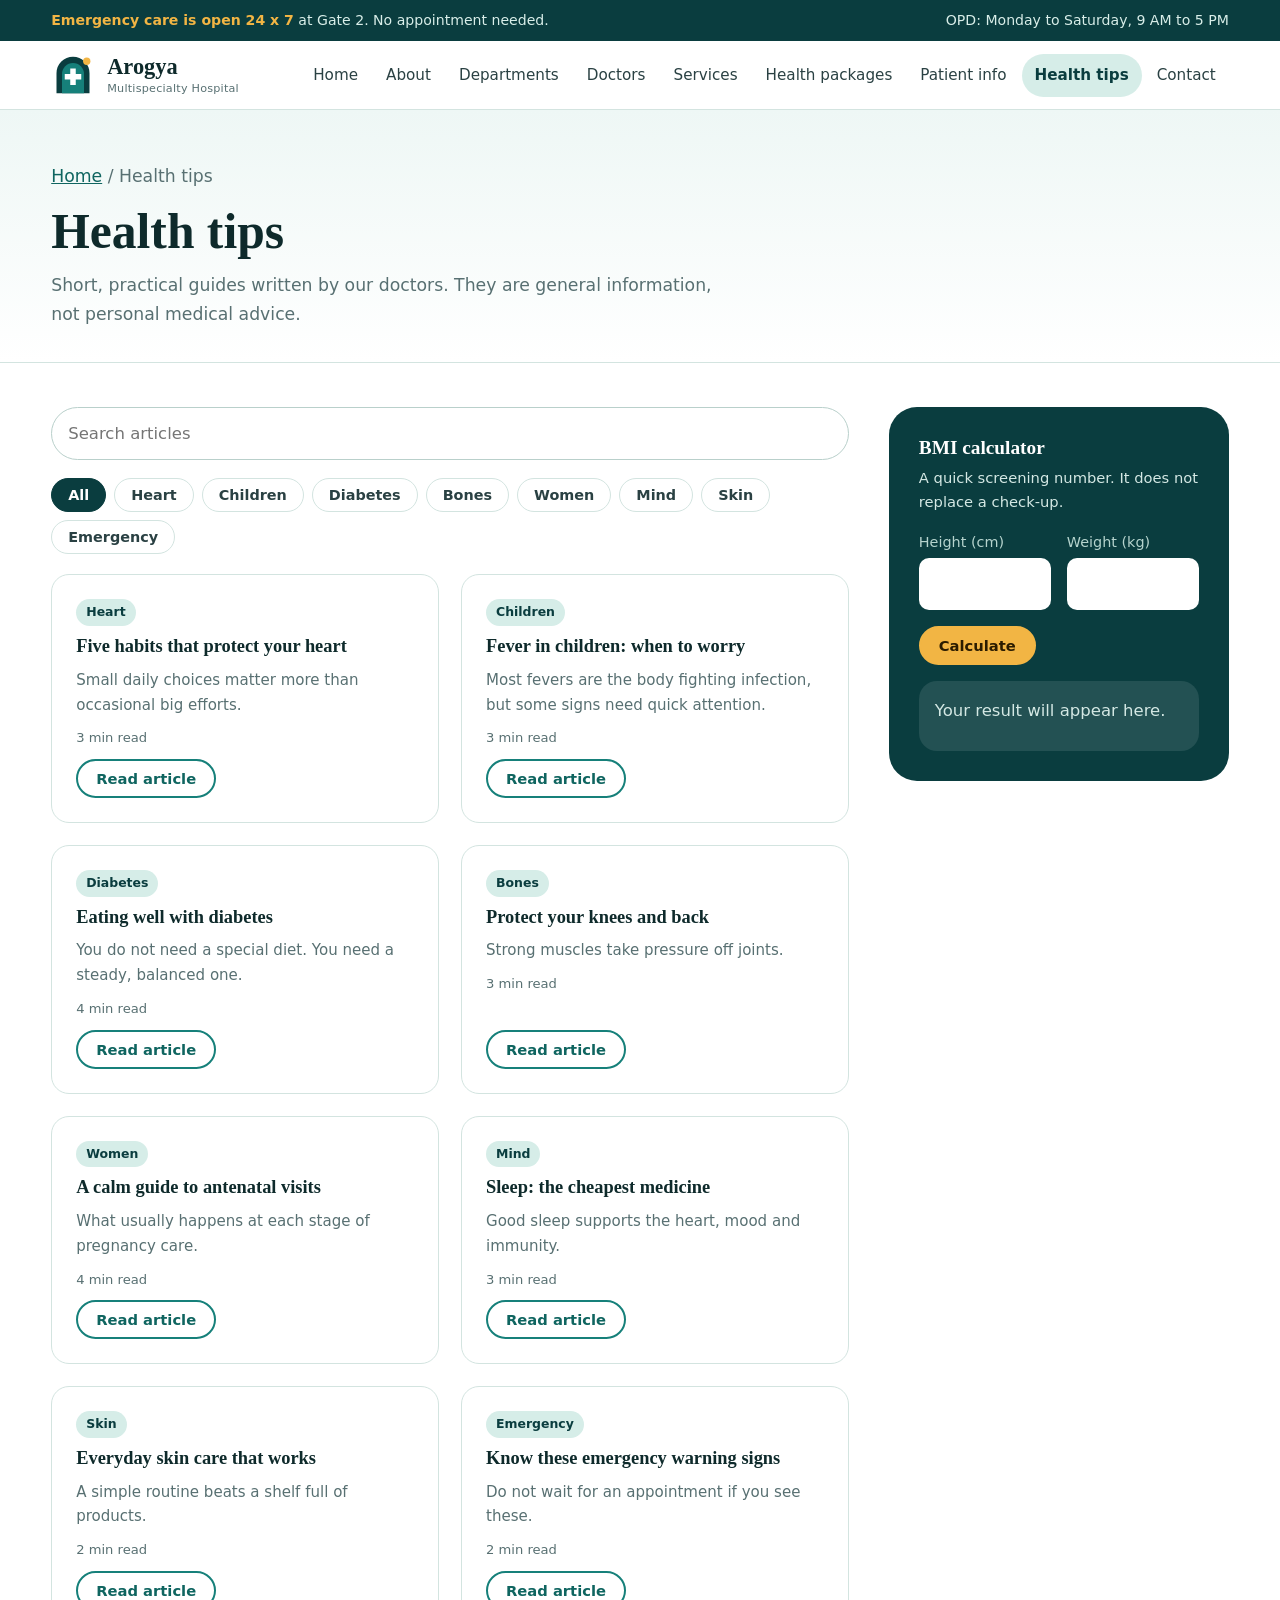
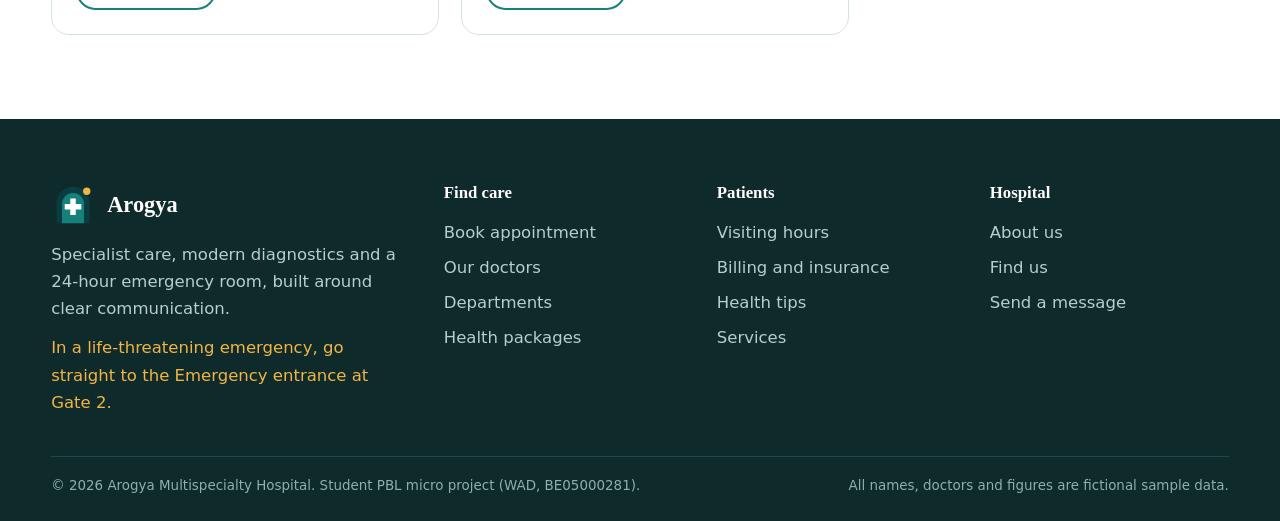
<file: tips.html>
<!DOCTYPE html>
<html lang="en">
<head>
<meta charset="UTF-8">
<meta name="viewport" content="width=device-width, initial-scale=1">
<title>Health tips | Arogya Multispecialty Hospital</title>
<meta name="description" content="Plain-language health articles and a BMI calculator.">
<link rel="stylesheet" href="css/style.css">
</head>
<body>
<a class="skip" href="#main">Skip to content</a>
<div class="notice-bar"><div class="wrap"><span><b>Emergency care is open 24 x 7</b> at Gate 2. No appointment needed.</span><span>OPD: Monday to Saturday, 9 AM to 5 PM</span></div></div>
<header class="site"><div class="wrap bar">
<a class="brand" href="index.html" aria-label="Arogya Multispecialty Hospital, home"><svg class="logo" viewBox="0 0 48 48" aria-hidden="true"><path d="M6 44V22a18 18 0 0 1 36 0v22z" fill="#0a3d3f"/><path d="M12 44V23a12 12 0 0 1 24 0v21z" fill="#16807a"/><path d="M21 17h6v6h6v6h-6v6h-6v-6h-6v-6h6z" fill="#fff"/><circle cx="39" cy="9" r="4" fill="#f2b544"/></svg><span class="brand-t">Arogya<small>Multispecialty Hospital</small></span></a>
<button class="menu-btn" id="menuBtn" aria-expanded="false" aria-controls="mainNav">Menu</button>
<nav class="main" id="mainNav" aria-label="Main"><ul><li><a href="index.html">Home</a></li><li><a href="about.html">About</a></li><li><a href="departments.html">Departments</a></li><li><a href="doctors.html">Doctors</a></li><li><a href="services.html">Services</a></li><li><a href="packages.html">Health packages</a></li><li><a href="patients.html">Patient info</a></li><li><a href="tips.html" class="on" aria-current="page">Health tips</a></li><li><a href="contact.html">Contact</a></li></ul></nav>
</div></header>
<main id="main">
<section class="ph"><div class="wrap"><p class="crumbs"><a href="index.html">Home</a> / Health tips</p><h1>Health tips</h1><p>Short, practical guides written by our doctors. They are general information, not personal medical advice.</p></div></section>
<section class="s" style="padding-top:44px"><div class="wrap"><div class="split" style="grid-template-columns:1fr 340px;gap:40px">
<div><div class="toolbar"><label class="vh" for="tQ">Search articles</label><input id="tQ" type="search" placeholder="Search articles"></div>
<div class="chips" id="tChips" role="group" aria-label="Topic"></div><div class="grid c2" id="tList"></div><div class="empty" id="tEmpty" hidden>No article matches your search.</div></div>
<aside class="side"><form class="calc" id="bmi" novalidate><h3>BMI calculator</h3><p style="font-size:.92rem">A quick screening number. It does not replace a check-up.</p>
<div class="r2"><div><label for="h">Height (cm)</label><input id="h" type="number" inputmode="decimal"></div><div><label for="w">Weight (kg)</label><input id="w" type="number" inputmode="decimal"></div></div>
<button class="btn btn-sun btn-s" type="submit">Calculate</button><div class="res" id="bmiOut" aria-live="polite">Your result will appear here.</div></form></aside>
</div></div></section></main>
<footer class="site"><div class="wrap">
<div class="cols">
<div><div class="brand" style="margin-bottom:14px"><svg class="logo" viewBox="0 0 48 48" aria-hidden="true"><path d="M6 44V22a18 18 0 0 1 36 0v22z" fill="#0a3d3f"/><path d="M12 44V23a12 12 0 0 1 24 0v21z" fill="#16807a"/><path d="M21 17h6v6h6v6h-6v6h-6v-6h-6v-6h6z" fill="#fff"/><circle cx="39" cy="9" r="4" fill="#f2b544"/></svg><span class="brand-t" style="color:#fff">Arogya</span></div><p>Specialist care, modern diagnostics and a 24-hour emergency room, built around clear communication.</p><p style="margin-top:12px;color:#f2b544">In a life-threatening emergency, go straight to the Emergency entrance at Gate 2.</p></div>
<div><h4>Find care</h4><a href="appointment.html">Book appointment</a><a href="doctors.html">Our doctors</a><a href="departments.html">Departments</a><a href="packages.html">Health packages</a></div>
<div><h4>Patients</h4><a href="patients.html">Visiting hours</a><a href="patients.html#faqs">Billing and insurance</a><a href="tips.html">Health tips</a><a href="services.html">Services</a></div>
<div><h4>Hospital</h4><a href="about.html">About us</a><a href="contact.html">Find us</a><a href="contact.html#message">Send a message</a></div>
</div>
<div class="copy"><span>&copy; <span id="yr"></span> Arogya Multispecialty Hospital. Student PBL micro project (WAD, BE05000281).</span><span>All names, doctors and figures are fictional sample data.</span></div>
</div></footer>
<button id="toTop" aria-label="Back to top">&uarr;</button>
<script src="js/icons.js"></script>
<script src="js/data.js"></script>
<script src="js/main.js"></script>
<script src="js/tips.js"></script>
</body>
</html>
</file>
<file: css/style.css>
/* ===== Arogya Multispecialty Hospital: design system ===== */
:root{
  --deep:#0a3d3f; --ink:#0e2a2b; --sea:#16807a; --sea-d:#0f6560; --glass:#d6ede8; --foam:#eef7f5; --bg:#f7faf9;
  --sun:#f2b544; --sun-d:#c98a12; --coral:#e4572e; --line:#d3e4e0; --text:#2a4143; --muted:#587072; --white:#fff;
  --display:"Palatino Linotype","Book Antiqua",Palatino,Georgia,serif;
  --body:"Segoe UI",system-ui,-apple-system,Calibri,Arial,sans-serif;
  --r-s:10px; --r-m:18px; --r-l:28px;
}
*{box-sizing:border-box;margin:0;padding:0}
html{scroll-behavior:smooth;scroll-padding-top:90px}
body{font-family:var(--body);color:var(--text);background:var(--white);line-height:1.65;font-size:16.5px;-webkit-font-smoothing:antialiased}
img,svg{max-width:100%;display:block}
a{color:var(--sea-d)}
h1,h2,h3,h4{font-family:var(--display);color:var(--ink);line-height:1.18;font-weight:700}
:focus-visible{outline:3px solid var(--sun);outline-offset:3px;border-radius:4px}
.wrap{width:min(1180px,92%);margin-inline:auto}
.skip{position:absolute;left:-9999px;top:0;background:#fff;padding:10px 14px;z-index:200}.skip:focus{left:8px;top:8px}
.vh{position:absolute;width:1px;height:1px;overflow:hidden;clip:rect(0 0 0 0);white-space:nowrap}
[hidden]{display:none!important}

/* --- notice bar + header --- */
.notice-bar{background:var(--deep);color:#d9eee9;font-size:.88rem}
.notice-bar .wrap{display:flex;justify-content:space-between;gap:16px;padding:9px 0;flex-wrap:wrap}
.notice-bar b{color:var(--sun)}
header.site{position:sticky;top:0;z-index:60;background:rgba(255,255,255,.94);backdrop-filter:blur(8px);border-bottom:1px solid var(--line);transition:box-shadow .2s}
header.site.scrolled{box-shadow:0 6px 24px rgba(10,61,63,.10)}
.bar{display:flex;align-items:center;justify-content:space-between;gap:20px;padding:12px 0}
.brand{display:flex;align-items:center;gap:12px;text-decoration:none}
.logo{width:44px;height:44px;flex:none}
.brand-t{font-family:var(--display);font-size:1.4rem;font-weight:700;color:var(--ink);line-height:1}
.brand-t small{display:block;font-family:var(--body);font-size:.7rem;font-weight:500;color:var(--muted);margin-top:4px;letter-spacing:.02em}
nav.main ul{list-style:none;display:flex;gap:2px;align-items:center}
nav.main a{display:block;padding:9px 13px;border-radius:999px;text-decoration:none;color:var(--text);font-weight:500;font-size:.95rem}
nav.main a:hover{background:var(--foam)}
nav.main a.on{background:var(--glass);color:var(--deep);font-weight:600}
.menu-btn{display:none;background:var(--foam);border:1px solid var(--line);border-radius:10px;padding:9px 14px;font:inherit;font-weight:600;cursor:pointer;color:var(--deep)}

/* --- buttons --- */
.btn{display:inline-flex;align-items:center;gap:8px;padding:13px 26px;border-radius:999px;font:600 1rem var(--body);text-decoration:none;border:2px solid var(--sea);cursor:pointer;transition:background .15s,color .15s,transform .15s}
.btn:active{transform:translateY(1px)}
.btn-p{background:var(--sea);color:#fff}.btn-p:hover{background:var(--sea-d);border-color:var(--sea-d)}
.btn-o{background:transparent;color:var(--sea-d)}.btn-o:hover{background:var(--foam)}
.btn-sun{background:var(--sun);border-color:var(--sun);color:#2b1c00}.btn-sun:hover{background:#ffc75a}
.btn-w{background:#fff;border-color:#fff;color:var(--deep)}.btn-w:hover{background:var(--glass);border-color:var(--glass)}
.btn-s{padding:9px 18px;font-size:.92rem}
.btn[disabled]{opacity:.5;cursor:not-allowed}

/* --- hero --- */
.hero{position:relative;overflow:hidden;background:linear-gradient(180deg,var(--foam),#fff 92%);padding:64px 0 24px}
.hero .wrap{display:grid;grid-template-columns:1.05fr .95fr;gap:40px;align-items:center}
.hero h1{font-size:clamp(2.3rem,5vw,3.9rem);letter-spacing:-.01em;margin-bottom:18px}
.hero .lead{font-size:1.15rem;color:var(--muted);max-width:50ch;margin-bottom:26px}
.finder{background:#fff;border:1px solid var(--line);border-radius:var(--r-m);padding:12px;display:grid;grid-template-columns:1fr auto;gap:10px;margin-bottom:18px}.finder input{grid-column:1/-1}.finder .btn{white-space:nowrap}
.finder input,.finder select{font:inherit;padding:12px 14px;border:1px solid var(--line);border-radius:var(--r-s);width:100%;background:var(--bg);color:var(--text)}
.status-line{display:flex;flex-wrap:wrap;gap:10px 18px;font-size:.93rem;color:var(--muted)}
.pill-status{display:inline-flex;align-items:center;gap:8px;font-weight:600;color:var(--ink)}
.dot{width:10px;height:10px;border-radius:50%;background:#2e9e5b;box-shadow:0 0 0 4px rgba(46,158,91,.18)}.dot.off{background:var(--coral);box-shadow:0 0 0 4px rgba(228,87,46,.16)}
.art{position:relative;aspect-ratio:1/1.06;max-width:520px;margin-inline:auto;width:100%}
.art svg.arch{width:100%;height:100%}
.chip-float{position:absolute;background:#fff;border:1px solid var(--line);border-radius:14px;padding:10px 14px;display:flex;gap:10px;align-items:center;font-size:.86rem;line-height:1.3;box-shadow:0 10px 30px rgba(10,61,63,.12)}
.chip-float b{display:block;color:var(--ink);font-size:.95rem}
.chip-float .ic{width:34px;height:34px;border-radius:50%;background:var(--glass);display:grid;place-items:center;color:var(--deep)}
.ecg{width:100%;height:80px;margin-top:10px}
.ecg path{fill:none;stroke:var(--sea);stroke-width:2.5;stroke-linecap:round;stroke-linejoin:round;stroke-dasharray:1400;stroke-dashoffset:1400;animation:draw 2.4s .3s ease-out forwards}
@keyframes draw{to{stroke-dashoffset:0}}

/* --- sections --- */
section.s{padding:84px 0}
section.tint{background:var(--foam)}
section.deep{background:var(--deep);color:#d4e8e4}
section.deep h2,section.deep h3{color:#fff}
.sh{display:flex;justify-content:space-between;align-items:end;gap:24px;flex-wrap:wrap;margin-bottom:38px}
.sh h2{font-size:clamp(1.8rem,3.4vw,2.6rem);max-width:20ch}
.sh p{color:var(--muted);max-width:52ch}
.deep .sh p{color:#b5d3cd}
.grid{display:grid;gap:22px}
.c2{grid-template-columns:repeat(2,1fr)}.c3{grid-template-columns:repeat(3,1fr)}.c4{grid-template-columns:repeat(4,1fr)}

/* quick actions */
.quick{margin-top:-8px;padding:0 0 10px;background:#fff}
.qa{display:grid;grid-template-columns:repeat(6,1fr);gap:14px}
.qa a{display:flex;flex-direction:column;gap:10px;padding:18px;border-radius:var(--r-m);background:var(--foam);text-decoration:none;color:var(--ink);font-weight:600;font-size:.95rem;border:1px solid transparent;transition:background .15s,border-color .15s}
.qa a:hover{background:var(--glass);border-color:var(--sea)}
.qa a.hot{background:var(--coral);color:#fff}
.qa a.hot:hover{background:#c9441e}
.ico{flex:none;width:46px;height:46px;border-radius:14px;background:#fff;display:grid;place-items:center;color:var(--sea-d)}
.hot .ico{background:rgba(255,255,255,.2);color:#fff}
.qa small{font-weight:400;color:var(--muted);font-size:.82rem;line-height:1.35}.hot small{color:#ffe4dc}

/* dept tiles */
.dept{display:flex;flex-direction:column;gap:10px;padding:26px;border-radius:var(--r-m);background:#fff;border:1px solid var(--line);text-decoration:none;color:inherit;transition:border-color .15s,transform .15s}
.dept:hover{border-color:var(--sea);transform:translateY(-3px)}
.dept .ico{background:var(--glass)}
.dept h3{font-size:1.2rem}.dept p{color:var(--muted);font-size:.94rem}
.dept span.go{margin-top:auto;font-weight:600;color:var(--sea-d);font-size:.92rem}

/* bento */
.bento{display:grid;grid-template-columns:repeat(6,1fr);grid-auto-rows:minmax(150px,auto);gap:18px}
.bx{border-radius:var(--r-l);padding:28px;position:relative;overflow:hidden}
.bx h3{font-size:1.35rem;margin-bottom:8px}.bx p{font-size:.96rem}
.b1{grid-column:span 3;grid-row:span 2;background:var(--deep);color:#cfe6e1}.b1 h3{color:#fff;font-size:1.8rem}
.b2{grid-column:span 3;background:var(--glass)}
.b3{grid-column:span 2;background:var(--foam);border:1px solid var(--line)}
.b4{grid-column:span 1;background:var(--sun)}.b4 h3{font-size:2.3rem}
.big{font-family:var(--display);font-size:3.4rem;line-height:1;color:var(--sun);font-weight:700;margin:14px 0 4px}
.bx svg.deco{position:absolute;right:-20px;bottom:-20px;opacity:.14;width:220px}

/* journey (a true sequence) */
.journey{display:grid;grid-template-columns:repeat(5,1fr);gap:0;counter-reset:j;position:relative}
.step{padding:0 18px 0 0;position:relative}
.step::before{counter-increment:j;content:counter(j);display:grid;place-items:center;width:44px;height:44px;border-radius:50%;background:var(--sun);color:#2b1c00;font:700 1.1rem var(--display);margin-bottom:16px;position:relative;z-index:1}
.step::after{content:"";position:absolute;top:22px;left:44px;right:0;height:2px;background:rgba(255,255,255,.28)}
.step:last-child::after{display:none}
.step h3{font-size:1.1rem;margin-bottom:6px}.step p{font-size:.92rem;color:#b5d3cd}

/* doctors */
.doc{display:flex;flex-direction:column;gap:12px;background:#fff;border:1px solid var(--line);border-radius:var(--r-m);padding:22px}
.doc .top{display:flex;gap:14px;align-items:center}
.av{flex:none;width:64px;height:64px;border-radius:50%;display:grid;place-items:center;font:700 1.25rem var(--display);color:#fff}
.doc h3{font-size:1.1rem}.doc .q{font-size:.86rem;color:var(--muted)}
.tags{display:flex;gap:6px;flex-wrap:wrap}
.tag{font-size:.78rem;font-weight:600;padding:3px 10px;border-radius:999px;background:var(--glass);color:var(--deep)}
.tag.g{background:#e2f5e9;color:#17653a}.tag.x{background:#fdebe4;color:#9b3414}
.doc .meta{font-size:.9rem;color:var(--muted)}
.doc .acts{display:flex;gap:8px;margin-top:auto;flex-wrap:wrap}

/* testimonials */
.quote{background:#fff;border:1px solid var(--line);border-radius:var(--r-m);padding:26px}
.quote p{font-family:var(--display);font-size:1.1rem;color:var(--ink);line-height:1.5;margin-bottom:14px}
.quote cite{font-style:normal;font-size:.88rem;color:var(--muted)}
.qm{width:34px;height:26px;color:var(--sun);margin-bottom:10px}

/* cta band */
.cta{background:var(--sea);color:#e6f6f3;border-radius:var(--r-l);padding:48px;display:flex;justify-content:space-between;gap:24px;align-items:center;flex-wrap:wrap}
.cta h2{color:#fff;font-size:clamp(1.6rem,3vw,2.2rem);max-width:22ch}

/* page head */
.ph{background:linear-gradient(180deg,var(--foam),#fff);padding:52px 0 34px;border-bottom:1px solid var(--line)}
.crumbs{font-size:.87rem;color:var(--muted);margin-bottom:12px}
.ph h1{font-size:clamp(2rem,4.4vw,3.1rem);margin-bottom:10px}.ph p{max-width:62ch;color:var(--muted);font-size:1.08rem}

/* toolbar + chips */
.toolbar{display:flex;gap:12px;flex-wrap:wrap;align-items:center;margin-bottom:18px}
.toolbar input[type=search],.toolbar select{font:inherit;padding:12px 16px;border:1px solid #b9d0cb;border-radius:999px;background:#fff;color:var(--text)}
.toolbar input[type=search]{flex:2 1 280px}.toolbar select{flex:1 1 180px}
.chips{display:flex;gap:8px;flex-wrap:wrap;margin-bottom:20px}
.chip{font:600 .9rem var(--body);padding:8px 16px;border-radius:999px;border:1px solid var(--line);background:#fff;color:var(--text);cursor:pointer}
.chip:hover{border-color:var(--sea)}.chip[aria-pressed=true]{background:var(--deep);border-color:var(--deep);color:#fff}
.switch{display:inline-flex;align-items:center;gap:10px;font-weight:600;color:var(--ink);cursor:pointer}
.switch input{width:20px;height:20px;accent-color:var(--sea)}
.count{color:var(--muted);margin-bottom:16px;font-size:.95rem}
.empty{padding:44px;text-align:center;border:2px dashed var(--line);border-radius:var(--r-m);color:var(--muted)}

/* departments page layout */
.split{display:grid;grid-template-columns:240px 1fr;gap:48px;align-items:start}
.side{position:sticky;top:96px}
.side ul{list-style:none;border-left:2px solid var(--line)}
.side a{display:block;padding:9px 16px;text-decoration:none;color:var(--muted);font-weight:500;margin-left:-2px;border-left:2px solid transparent}
.side a:hover{color:var(--ink)}.side a.on{color:var(--deep);border-left-color:var(--sea);font-weight:700;background:linear-gradient(90deg,var(--foam),transparent)}
.dd{padding:34px 0;border-bottom:1px solid var(--line)}
.dd:first-child{padding-top:0}
.dd header{display:flex;gap:18px;align-items:center;margin-bottom:14px}
.dd header .ico{width:60px;height:60px;background:var(--glass);border-radius:18px}
.dd h2{font-size:1.9rem}
.dd .cols{display:grid;grid-template-columns:1fr 1fr;gap:26px;margin:18px 0}
.dd h4{font-size:1rem;margin-bottom:8px}
.dd ul.ticks{list-style:none}
.dd ul.ticks li{padding-left:26px;position:relative;margin-bottom:6px;color:var(--text);font-size:.96rem}
.dd ul.ticks li::before{content:"";position:absolute;left:0;top:.5em;width:14px;height:8px;border-left:2.5px solid var(--sea);border-bottom:2.5px solid var(--sea);transform:rotate(-45deg) scale(.85)}
.mini-docs{display:flex;gap:10px;flex-wrap:wrap}
.mini{display:flex;align-items:center;gap:10px;background:var(--foam);border-radius:999px;padding:6px 16px 6px 6px;text-decoration:none;color:var(--ink);font-weight:600;font-size:.9rem}
.mini .av{width:32px;height:32px;font-size:.8rem}

/* services */
.svc{display:grid;grid-template-columns:auto 1fr;gap:18px;padding:24px;border:1px solid var(--line);border-radius:var(--r-m);background:#fff}
.svc h3{font-size:1.15rem;margin-bottom:4px}.svc p{font-size:.94rem;color:var(--muted)}
.svc .tag{margin-top:10px;display:inline-block}

/* packages */
.pkg{position:relative;display:flex;flex-direction:column;background:#fff;border:1px solid var(--line);border-radius:var(--r-l);padding:30px}
.pkg.pop{border:2px solid var(--sea);background:linear-gradient(180deg,var(--foam),#fff 40%)}
.pkg .badge{position:absolute;top:-13px;left:26px;background:var(--sun);color:#2b1c00;font-weight:700;font-size:.8rem;padding:4px 14px;border-radius:999px}
.pkg h3{font-size:1.4rem}.price{font:700 2.4rem var(--display);color:var(--deep);margin:10px 0 2px}.price small{display:block;font:400 .9rem var(--body);color:var(--muted)}
.pkg ul{list-style:none;margin:16px 0 22px}.pkg li{padding:6px 0 6px 26px;position:relative;font-size:.95rem;border-bottom:1px dashed var(--line)}
.pkg li::before{content:"";position:absolute;left:2px;top:.85em;width:13px;height:7px;border-left:2.5px solid var(--sea);border-bottom:2.5px solid var(--sea);transform:rotate(-45deg)}
.pkg .btn{margin-top:auto;justify-content:center}
.tbl-wrap{overflow-x:auto;border:1px solid var(--line);border-radius:var(--r-m);background:#fff}
table.t{width:100%;border-collapse:collapse;min-width:620px}
table.t th,table.t td{padding:13px 16px;text-align:center;border-bottom:1px solid var(--line);font-size:.94rem}
table.t th:first-child,table.t td:first-child{text-align:left;font-weight:600;color:var(--ink)}
table.t thead th{background:var(--deep);color:#fff;font-family:var(--display)}
table.t tbody tr:nth-child(even){background:var(--bg)}
.yes{color:var(--sea-d);font-weight:700}.no{color:#b3c2bf}

/* appointment wizard */
.wiz{display:grid;grid-template-columns:minmax(0,1.5fr) minmax(280px,.8fr);gap:34px;align-items:start}
.split>*,.grid>*{min-width:0}
.stepper{display:flex;gap:6px;margin-bottom:26px;list-style:none;counter-reset:w}
.stepper li{flex:1;counter-increment:w;padding:10px 12px;border-radius:12px;background:var(--foam);color:var(--muted);font-weight:600;font-size:.9rem;display:flex;gap:8px;align-items:center}
.stepper li::before{content:counter(w);width:24px;height:24px;border-radius:50%;background:#fff;display:grid;place-items:center;font-size:.8rem;flex:none}
.stepper li.on{background:var(--deep);color:#fff}.stepper li.on::before{background:var(--sun);color:#2b1c00}
.stepper li.done{background:var(--glass);color:var(--deep)}.stepper li.done::before{content:"\2713";background:var(--sea);color:#fff}
.panel{background:#fff;border:1px solid var(--line);border-radius:var(--r-l);padding:30px}
.panel h2{font-size:1.5rem;margin-bottom:6px}.panel>p.sub{color:var(--muted);margin-bottom:22px}
.field{margin-bottom:18px}.field label{display:block;font-weight:600;color:var(--ink);margin-bottom:6px;font-size:.95rem}
.field input,.field select,.field textarea{font:inherit;width:100%;padding:12px 14px;border:1px solid #b9d0cb;border-radius:var(--r-s);background:#fff;color:var(--text)}
.field input:focus,.field select:focus,.field textarea:focus{border-color:var(--sea);outline:3px solid rgba(22,128,122,.2)}
.field .err{color:#b3261e;font-size:.85rem;min-height:1.15em;margin-top:4px}
.bad{border-color:#b3261e!important}
.r2{display:grid;grid-template-columns:1fr 1fr;gap:16px}
.dpick{display:grid;grid-template-columns:repeat(2,1fr);gap:12px;max-height:380px;overflow:auto;padding:4px}
.opt{display:flex;gap:12px;align-items:center;padding:12px;border:2px solid var(--line);border-radius:var(--r-m);background:#fff;text-align:left;font:inherit;cursor:pointer;color:var(--text)}
.opt:hover{border-color:var(--sea)}.opt[aria-pressed=true]{border-color:var(--sea);background:var(--foam)}
.opt .av{width:46px;height:46px;font-size:.95rem}.opt b{display:block;color:var(--ink);font-size:.95rem}.opt small{color:var(--muted)}
.dates{display:flex;gap:10px;overflow-x:auto;padding:4px 2px 10px;margin-bottom:12px}
.dt{flex:none;width:74px;padding:10px 0;text-align:center;border:2px solid var(--line);border-radius:var(--r-m);background:#fff;font:inherit;cursor:pointer;color:var(--text)}
.dt b{display:block;font:700 1.35rem var(--display);color:var(--ink)}.dt small{font-size:.76rem;color:var(--muted)}
.dt[aria-pressed=true]{background:var(--deep);border-color:var(--deep)}.dt[aria-pressed=true] b,.dt[aria-pressed=true] small{color:#fff}
.dt[disabled]{opacity:.4;cursor:not-allowed;background:var(--bg)}
.slots{display:grid;grid-template-columns:repeat(4,1fr);gap:10px}
.sl{padding:11px 4px;border:2px solid var(--line);border-radius:12px;background:#fff;font:600 .92rem var(--body);cursor:pointer;color:var(--text)}
.sl:hover:not([disabled]){border-color:var(--sea)}.sl[aria-pressed=true]{background:var(--sea);border-color:var(--sea);color:#fff}
.sl[disabled]{background:var(--bg);color:#a9bab7;text-decoration:line-through;cursor:not-allowed}
.nav-b{display:flex;justify-content:space-between;gap:12px;margin-top:24px}
.stickyside{position:sticky;top:96px;max-height:calc(100vh - 116px);overflow:auto}
.sum{background:var(--deep);color:#d4e8e4;border-radius:var(--r-l);padding:26px}
.sum h3{color:#fff;margin-bottom:12px;font-size:1.25rem}
.sum dl{display:grid;grid-template-columns:auto 1fr;gap:9px 14px;font-size:.93rem}.sum dt{color:#9fc4bd}.sum dd{text-align:right;color:#fff;font-weight:600;word-break:break-word}
.sum .hint{margin-top:16px;padding-top:14px;border-top:1px solid rgba(255,255,255,.18);font-size:.86rem;color:#9fc4bd}
.ok{background:#e8f6ed;border:1px solid #9fd4b2;border-radius:var(--r-l);padding:30px}
.ok h2{color:#14532d}.ok .id{font:700 1.8rem var(--display);color:var(--deep);margin:8px 0}
.ok .acts{display:flex;gap:10px;flex-wrap:wrap;margin-top:18px}
.lookup{margin-top:20px;background:var(--foam);border-radius:var(--r-m);padding:20px}
.lookup h3{font-size:1.1rem;margin-bottom:10px}
.mybk{list-style:none;margin-top:12px}.mybk li{display:flex;justify-content:space-between;gap:10px;align-items:center;padding:10px 0;border-bottom:1px solid var(--line);font-size:.9rem}
.link-b{background:none;border:0;color:#b3261e;text-decoration:underline;cursor:pointer;font:inherit}

/* about timeline + team */
.tl{list-style:none;border-left:3px solid var(--glass);margin-left:8px}
.tl li{position:relative;padding:0 0 28px 28px}
.tl li::before{content:"";position:absolute;left:-10px;top:6px;width:17px;height:17px;border-radius:50%;background:var(--sea);border:3px solid #fff}
.tl b{font-family:var(--display);color:var(--ink);font-size:1.15rem}
.vals{display:grid;grid-template-columns:repeat(4,1fr);gap:18px}
.val{padding:24px;border-radius:var(--r-m);background:#fff;border:1px solid var(--line)}.val h3{font-size:1.1rem;margin:10px 0 6px}.val p{font-size:.93rem;color:var(--muted)}

/* faq */
.faq details{background:#fff;border:1px solid var(--line);border-radius:var(--r-m);margin-bottom:10px;overflow:hidden}
.faq summary{padding:18px 22px;cursor:pointer;font-weight:600;color:var(--ink);list-style:none;display:flex;justify-content:space-between;gap:14px}
.faq summary::-webkit-details-marker{display:none}
.faq summary::after{content:"+";font:400 1.5rem/1 var(--body);color:var(--sea)}
.faq details[open] summary::after{content:"\2212"}
.faq details[open]{border-color:var(--sea)}
.faq details p{padding:0 22px 20px;color:var(--muted)}

/* tips + calculator */
.art-card{display:flex;flex-direction:column;gap:10px;background:#fff;border:1px solid var(--line);border-radius:var(--r-m);padding:24px}
.art-card h3{font-size:1.15rem}.art-card p{color:var(--muted);font-size:.94rem}
.art-card .rt{font-size:.82rem;color:var(--muted)}
.art-card button.rd{margin-top:auto;align-self:flex-start}
.calc{background:var(--deep);color:#d4e8e4;border-radius:var(--r-l);padding:30px}
.calc h3{color:#fff;margin-bottom:6px}
.calc .r2{margin:16px 0}
.calc input{width:100%;font:inherit;padding:12px;border-radius:var(--r-s);border:0}
.calc label{font-size:.9rem;display:block;margin-bottom:4px;color:#b5d3cd}
.res{margin-top:16px;padding:16px;border-radius:var(--r-m);background:rgba(255,255,255,.1);min-height:70px}
.res b{font:700 2.2rem var(--display);color:var(--sun)}
dialog{border:0;border-radius:var(--r-l);padding:0;width:min(640px,92vw);max-height:88vh;color:var(--text)}
dialog::backdrop{background:rgba(10,40,41,.62)}
dialog .in{padding:32px;overflow:auto;max-height:88vh}
dialog h2{font-size:1.7rem;margin-bottom:10px}
dialog .x{position:absolute;right:14px;top:14px;border:0;background:var(--foam);width:38px;height:38px;border-radius:50%;font-size:1.3rem;cursor:pointer}
dialog p{margin-bottom:12px}

/* contact */
.info-c{display:flex;gap:16px;align-items:flex-start;padding:22px;border:1px solid var(--line);border-radius:var(--r-m);background:#fff}
.info-c h3{font-size:1.05rem;margin-bottom:4px}.info-c p{font-size:.94rem;color:var(--muted)}
.mapfake{border-radius:var(--r-l);overflow:hidden;border:1px solid var(--line);background:var(--foam)}
.toast{position:fixed;left:50%;bottom:26px;transform:translateX(-50%) translateY(30px);background:var(--ink);color:#fff;padding:12px 22px;border-radius:999px;opacity:0;transition:.25s;z-index:300;pointer-events:none}
.toast.show{opacity:1;transform:translateX(-50%)}
#toTop{position:fixed;right:20px;bottom:22px;width:46px;height:46px;border-radius:50%;border:0;background:var(--deep);color:#fff;font-size:1.2rem;cursor:pointer;opacity:0;pointer-events:none;transition:opacity .2s;z-index:70}
#toTop.show{opacity:1;pointer-events:auto}

/* footer */
footer.site{background:var(--ink);color:#b6cfca;padding:64px 0 24px}
footer.site .cols{display:grid;grid-template-columns:1.5fr 1fr 1fr 1fr;gap:34px}
footer.site h4{color:#fff;font-size:1.05rem;margin-bottom:12px}
footer.site a{display:block;color:#b6cfca;text-decoration:none;padding:4px 0}footer.site a:hover{color:#fff;text-decoration:underline}
footer.site .copy{border-top:1px solid #234546;margin-top:40px;padding-top:18px;font-size:.84rem;color:#8fb0aa;display:flex;justify-content:space-between;gap:12px;flex-wrap:wrap}

@media(max-width:1080px){
  .menu-btn{display:block}
  nav.main{display:none;position:absolute;left:0;right:0;top:100%;background:#fff;border-bottom:1px solid var(--line);padding:10px 4% 16px}
  nav.main.open{display:block}nav.main ul{flex-direction:column;align-items:stretch}
}
@media(max-width:1000px){
  .split[style]{grid-template-columns:1fr!important}
  .hero .wrap,.wiz{grid-template-columns:1fr}
  .art{max-width:420px}
  .c4,.vals{grid-template-columns:repeat(2,1fr)}.c3{grid-template-columns:repeat(2,1fr)}
  .qa{grid-template-columns:repeat(3,1fr)}
  .journey{grid-template-columns:1fr 1fr;row-gap:30px}.step::after{display:none}
  .split{grid-template-columns:1fr}.side{position:static}.side ul{display:flex;overflow-x:auto;border-left:0;gap:6px}.side a{border:1px solid var(--line);border-radius:999px;white-space:nowrap;margin:0}
  .side a.on{background:var(--deep);color:#fff;border-color:var(--deep)}
  .bento{grid-template-columns:repeat(2,1fr)}.b1,.b2,.b3,.b4{grid-column:span 2;grid-row:auto}.b4{grid-column:span 2}
  footer.site .cols{grid-template-columns:1fr 1fr}
  .stickyside{position:static;max-height:none;overflow:visible}
}
@media(max-width:720px){
  .dpick{max-height:none;overflow:visible}
  .c2,.c3,.c4,.r2,.vals,.dd .cols,.dpick,footer.site .cols,.stats{grid-template-columns:1fr}
  .finder{grid-template-columns:1fr}.qa{grid-template-columns:repeat(2,1fr)}
  .slots{grid-template-columns:repeat(3,1fr)}.journey{grid-template-columns:1fr}
  section.s{padding:56px 0}.cta{padding:30px}.stepper li span{display:none}
  .chip-float{display:none}.hero{padding-top:36px}
}
@media(prefers-reduced-motion:reduce){html{scroll-behavior:auto}*{animation:none!important;transition:none!important}.ecg path{stroke-dashoffset:0}}

.stats{display:grid;grid-template-columns:1fr 1fr;gap:16px}.stat{border-radius:var(--r-m);padding:26px;background:var(--glass);color:var(--deep);font-size:.95rem}.stat.alt{background:var(--foam);border:1px solid var(--line)}.stat b{display:block;font:700 2.6rem/1.1 var(--display);color:var(--deep);margin-bottom:4px}
</file>
